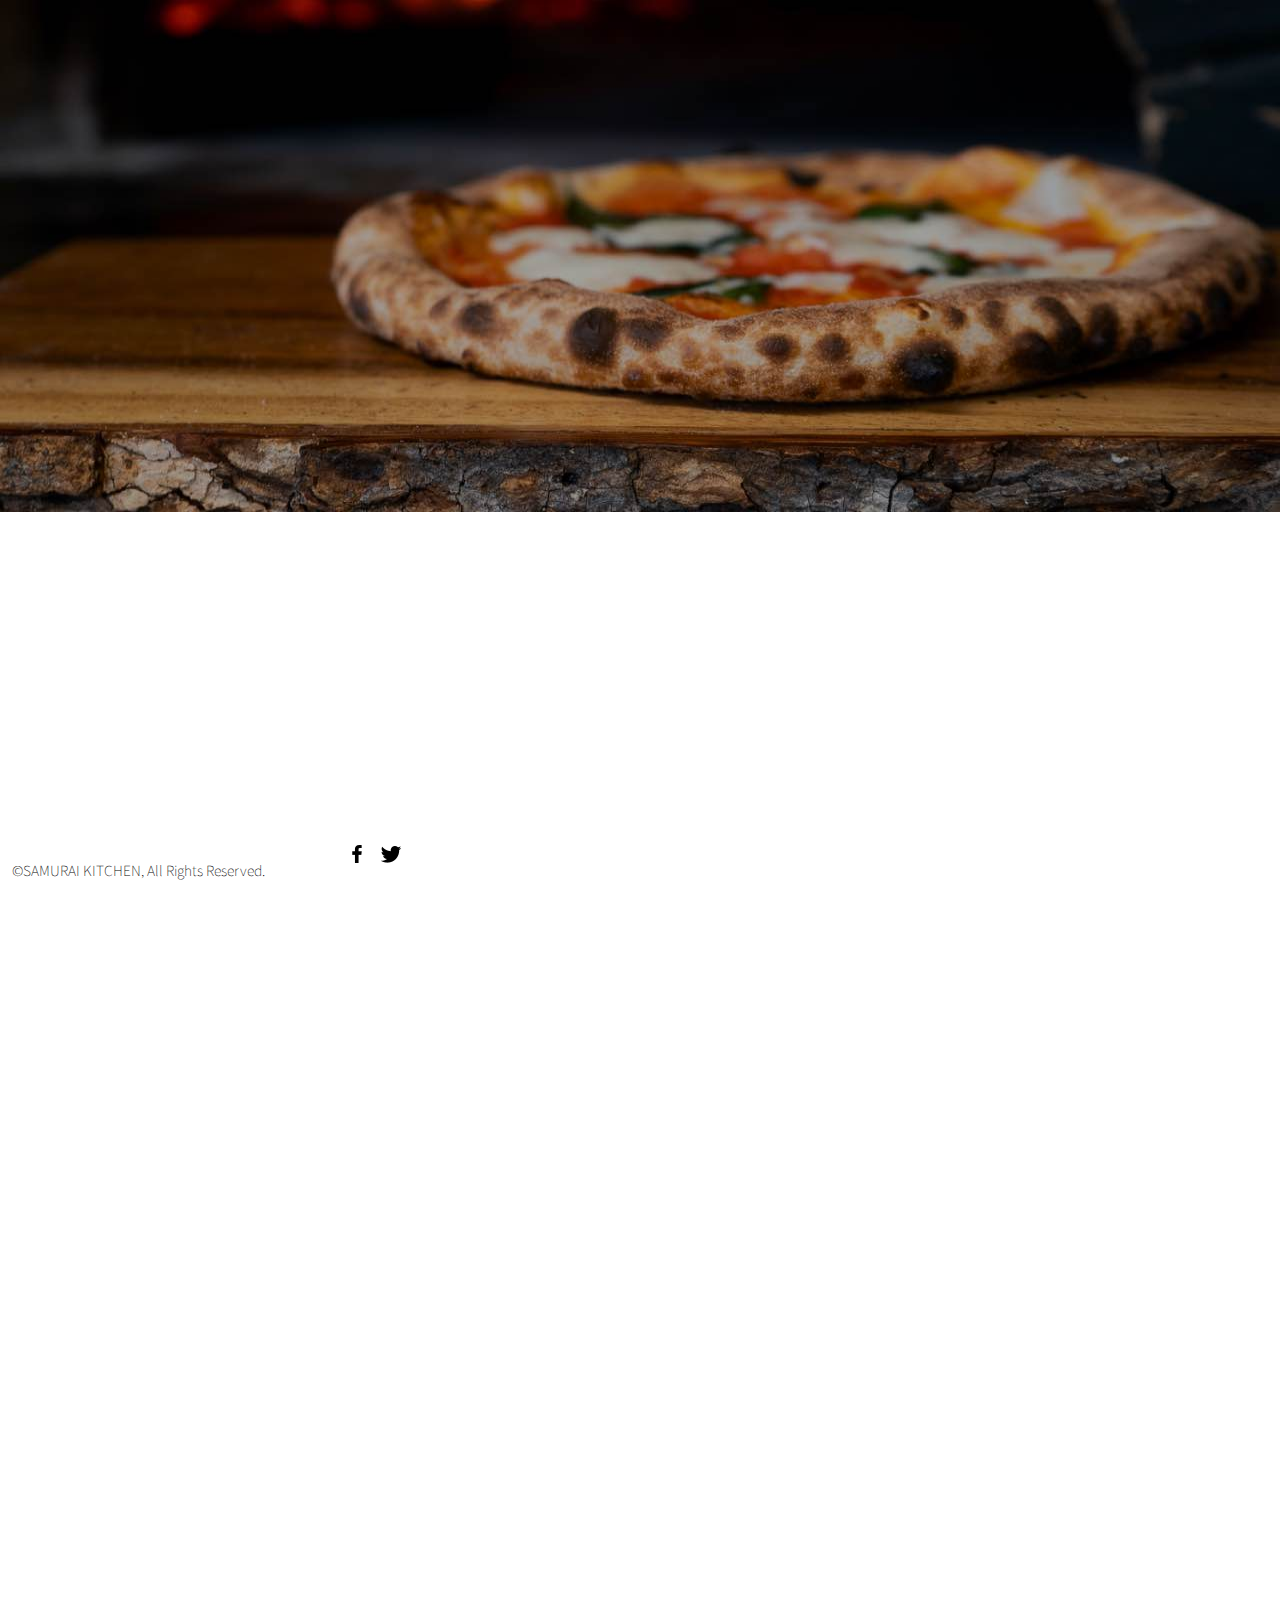
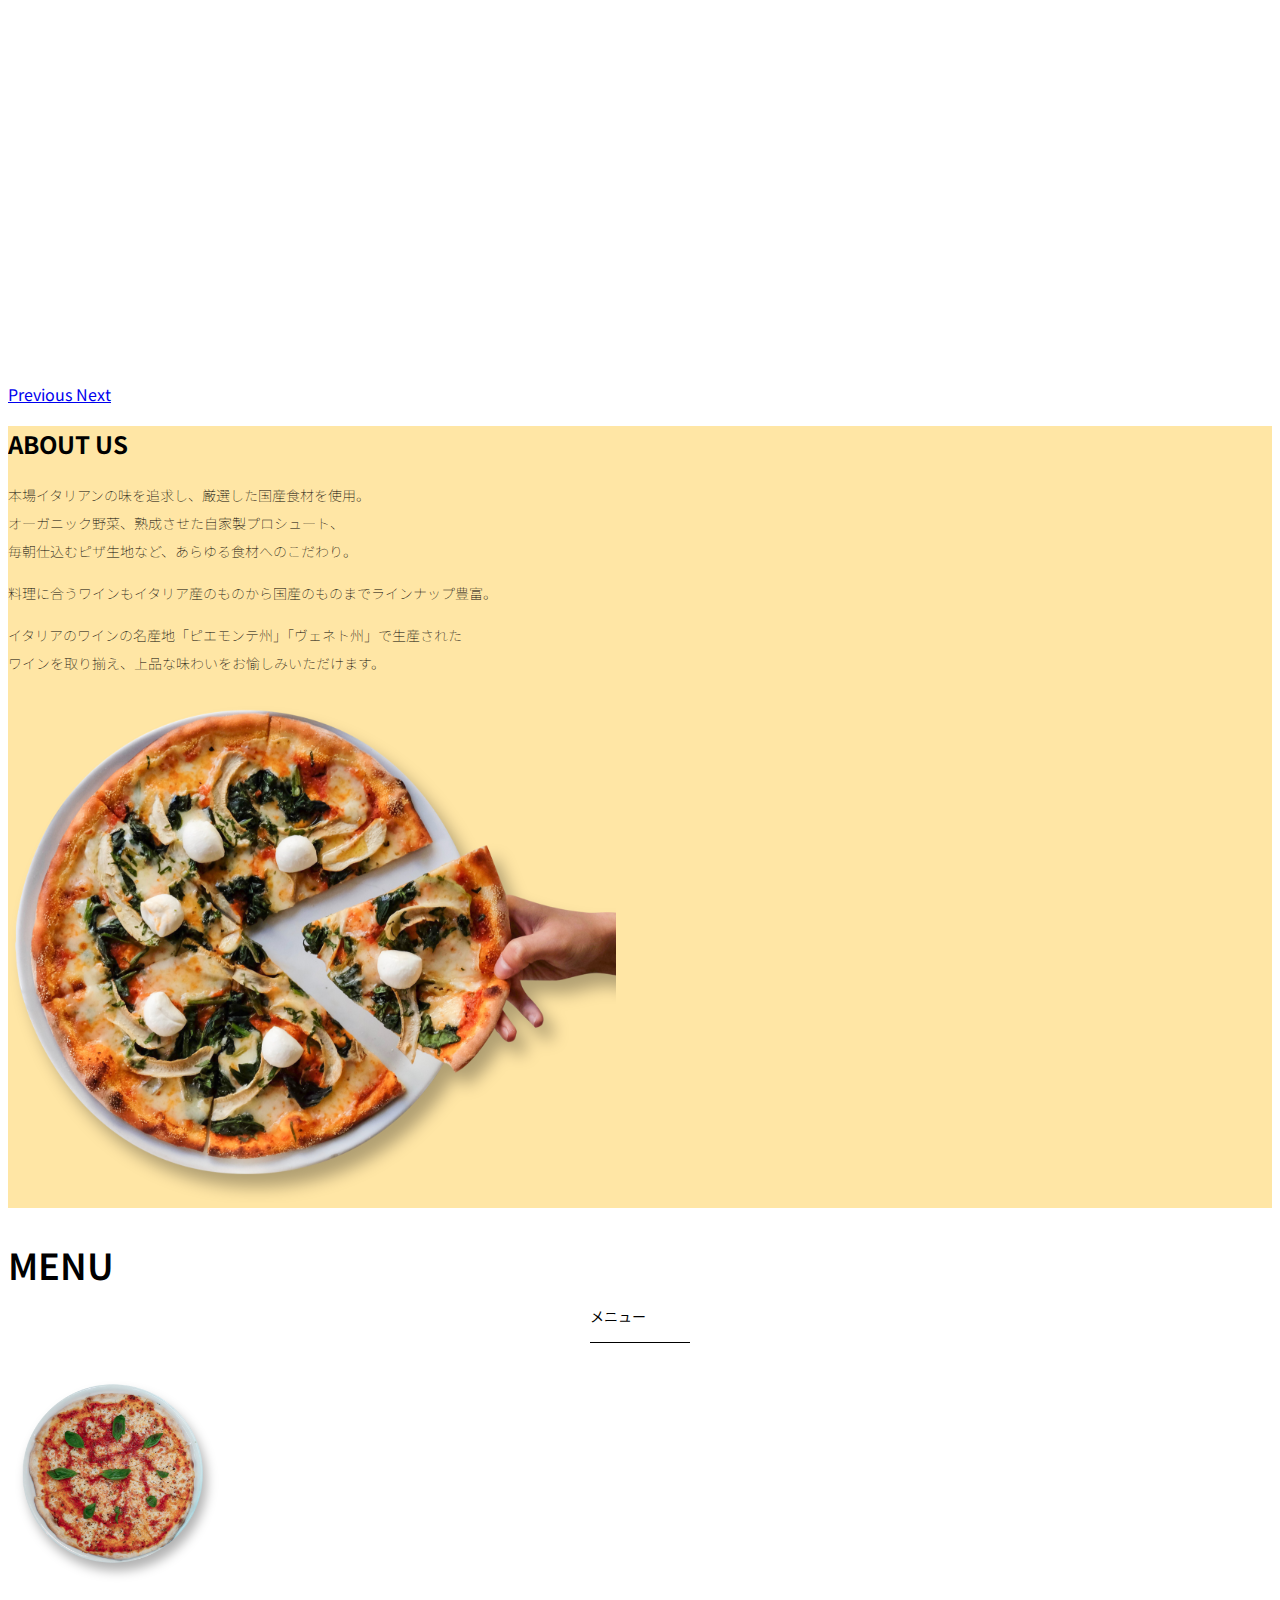
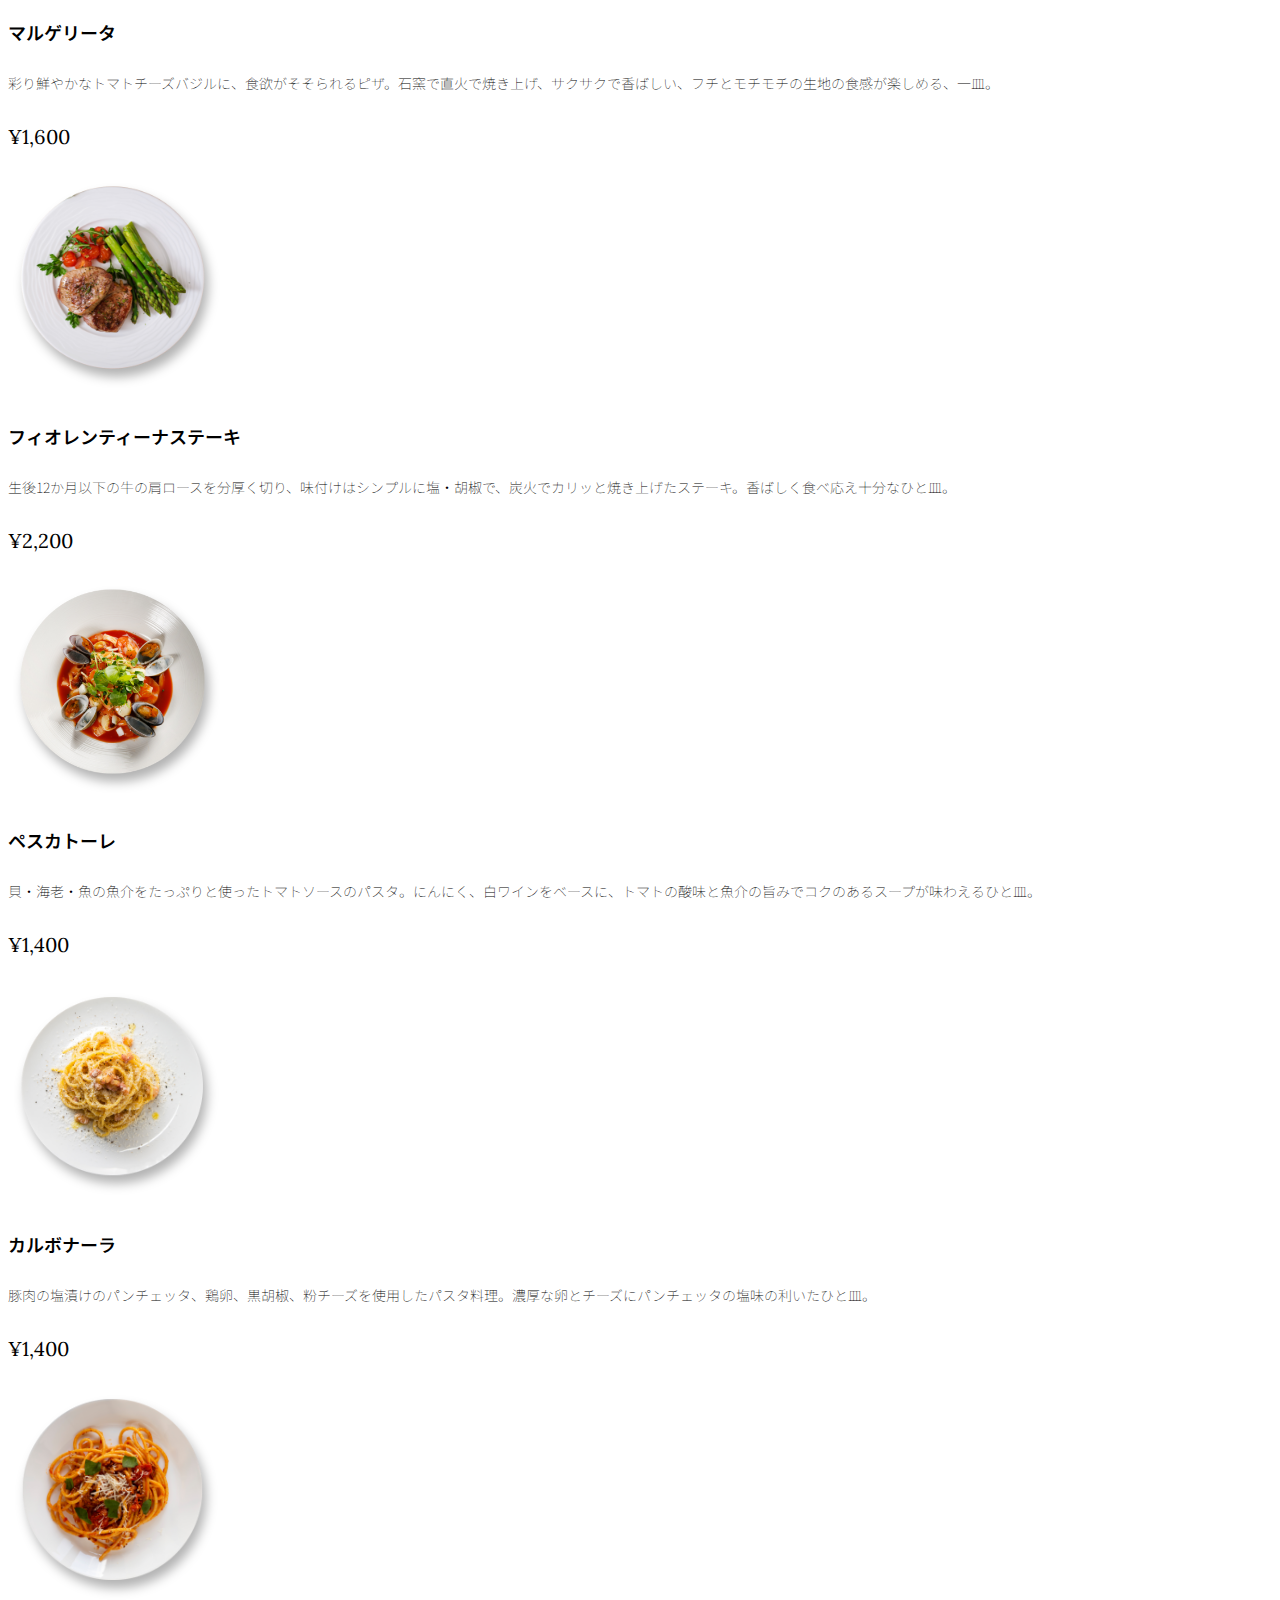
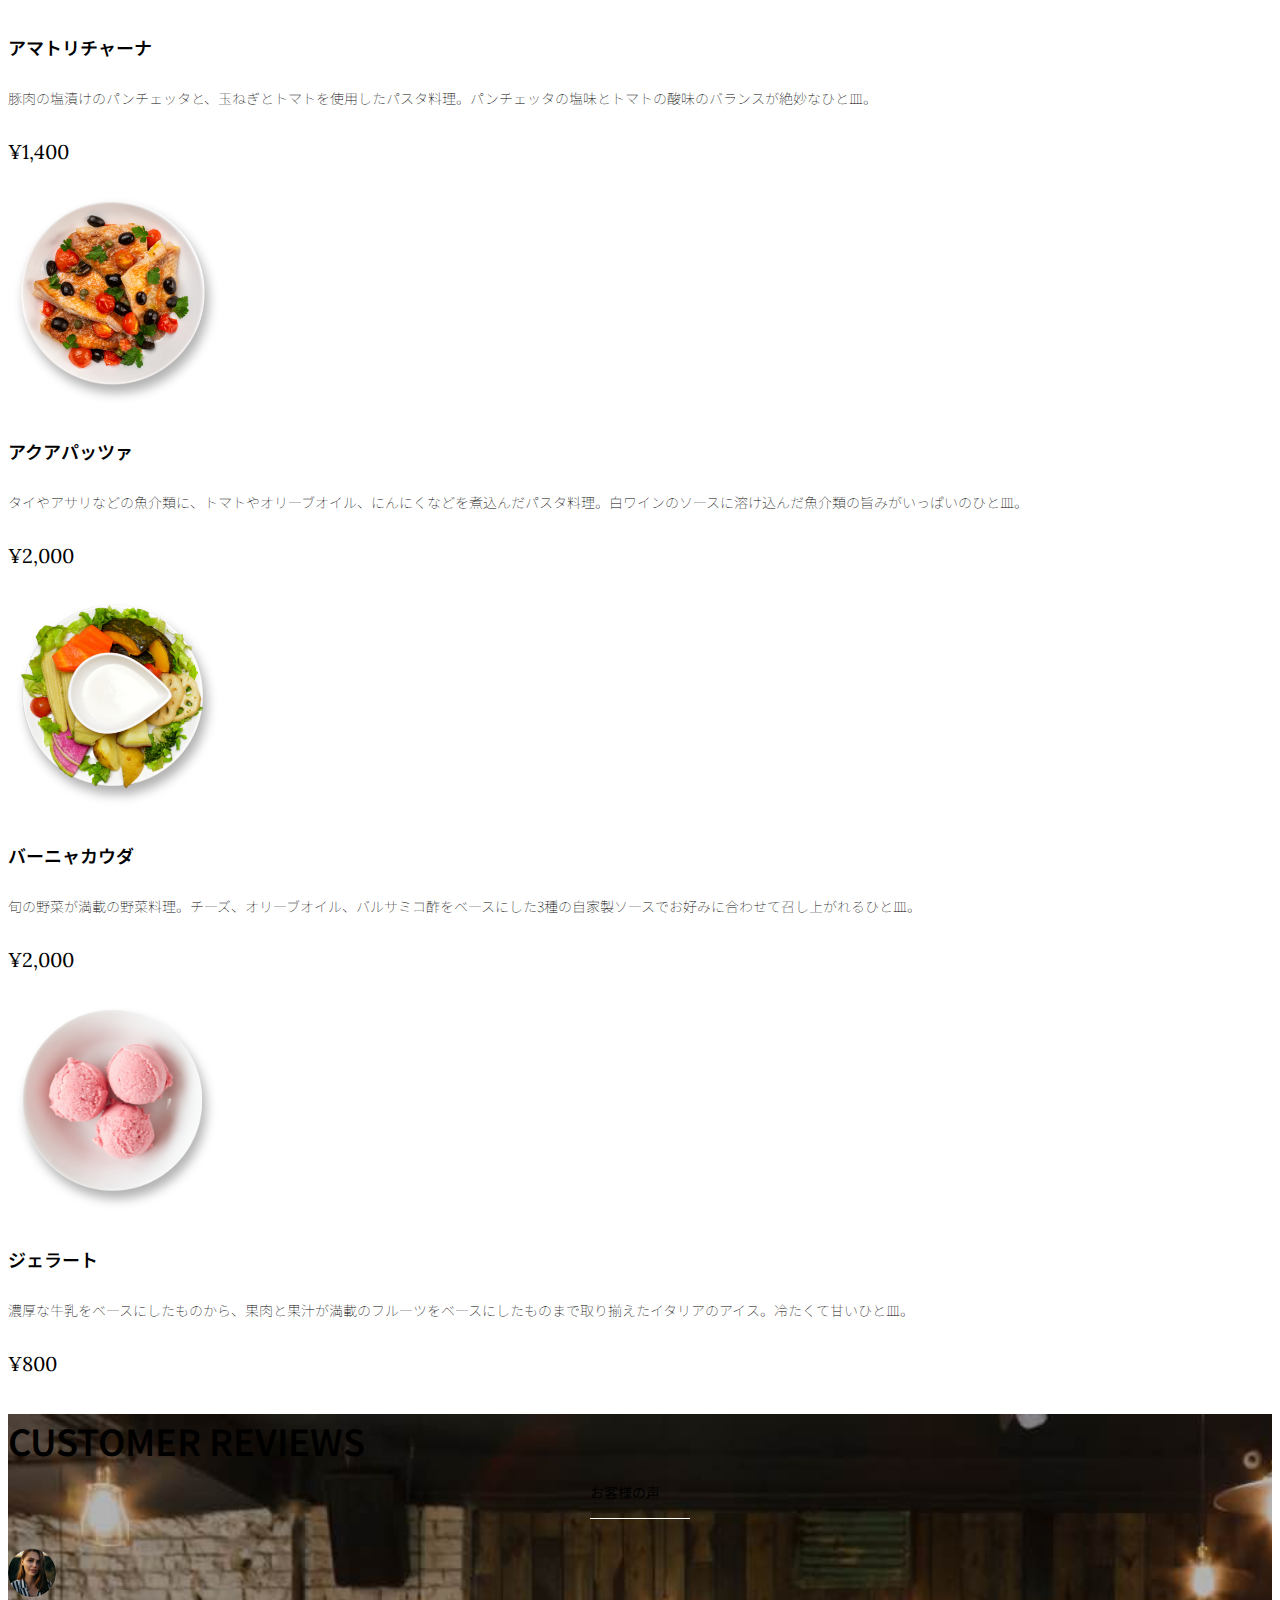
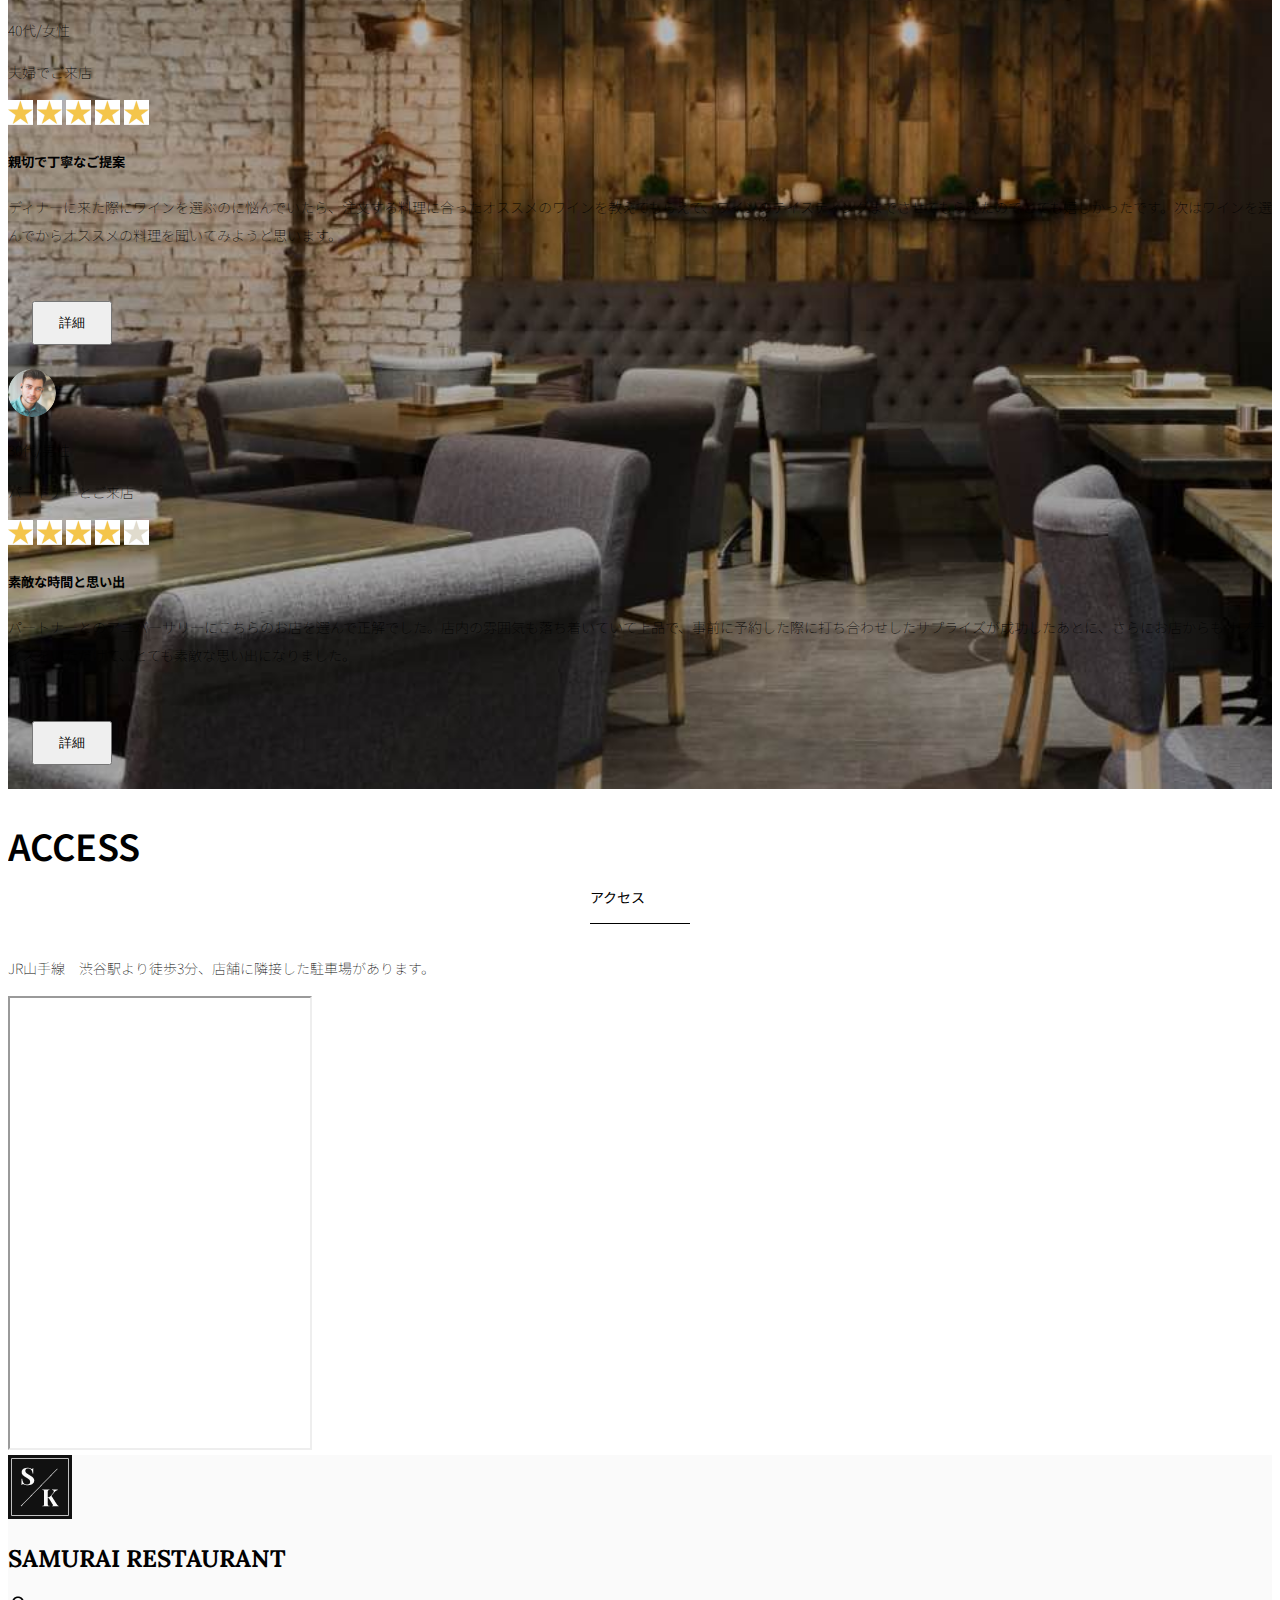
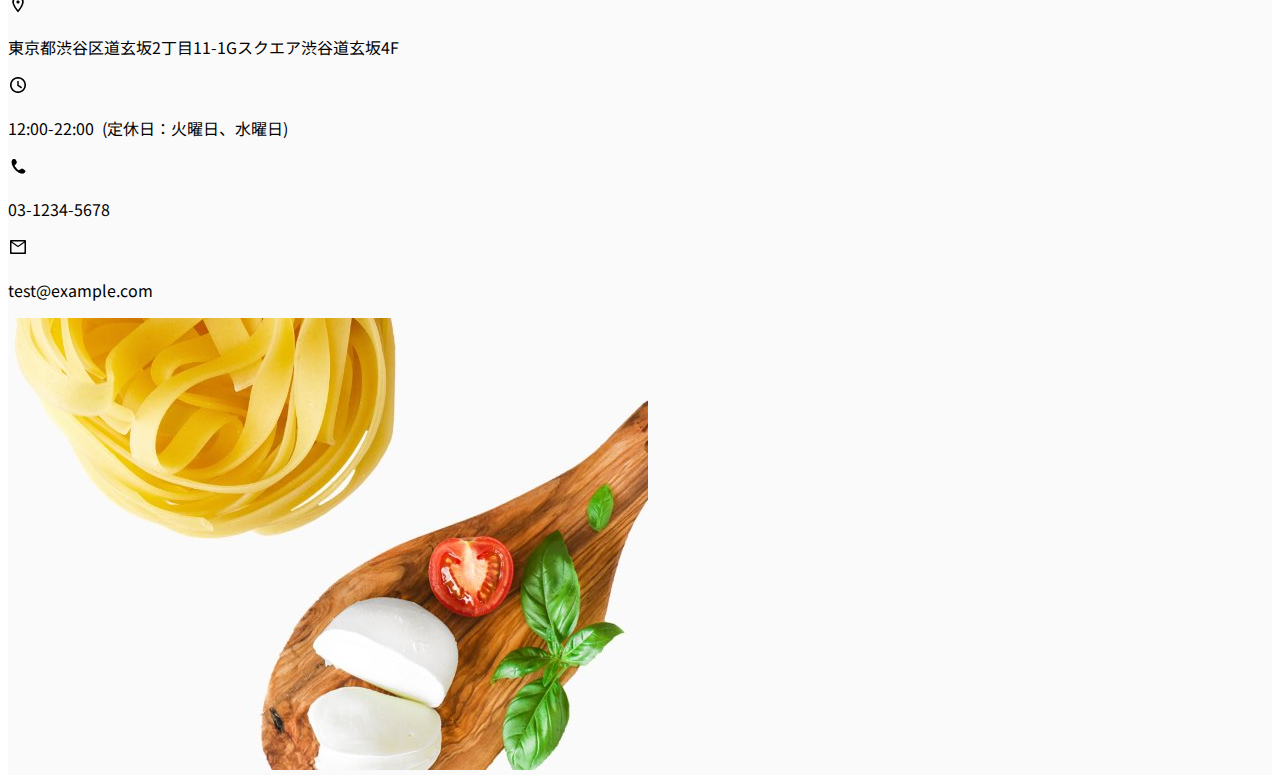
<file: kadai_tutorial_output/index.html>
<!DOCTYPE html>
<html lang="ja">
	<head>
		<meta charset="utf-8" />
		<!-- マルチデバイス対応 -->
		<meta name="viewport" content="width=device-width, initial-scale=1" />
		<meta name="description" content="" />
		<meta name="author" content="SAMURAI ENGINEER" />
		<title>SAMURAI XD_HTML教材</title>
		<!-- ************************************************ bootstrap.min.cssの読み込み -->
		<link
			href="https://cdn.jsdelivr.net/npm/bootstrap@5.0.0-beta1/dist/css/bootstrap.min.css"
			rel="stylesheet"
			integrity="sha384-giJF6kkoqNQ00vy+HMDP7azOuL0xtbfIcaT9wjKHr8RbDVddVHyTfAAsrekwKmP1"
			crossorigin="anonymous"
		/>
		<!-- ************************************************ bootstrap.bundle.min.jsの読み込み -->
		<script
			src="https://cdn.jsdelivr.net/npm/bootstrap@5.0.0-beta1/dist/js/bootstrap.bundle.min.js"
			integrity="sha384-ygbV9kiqUc6oa4msXn9868pTtWMgiQaeYH7/t7LECLbyPA2x65Kgf80OJFdroafW"
			crossorigin="anonymous"
			defer
		></script>

		<!-- ************************************************ Google Font読み込み -->
		<link rel="preconnect" href="https://fonts.gstatic.com" />
		<link
			href="https://fonts.googleapis.com/css2?family=Lora&display=swap"
			rel="stylesheet"
		/>
		<link
			href="https://fonts.googleapis.com/css2?family=Noto+Sans+JP:wght@300&display=swap"
			rel="stylesheet"
		/>
		<!-- ************************************************ Font Awesome -->
		<link
			rel="stylesheet"
			href="https://use.fontawesome.com/releases/v5.1.0/css/all.css"
			integrity="sha384-lKuwvrZot6UHsBSfcMvOkWwlCMgc0TaWr+30HWe3a4ltaBwTZhyTEggF5tJv8tbt"
			crossorigin="anonymous"
		/>
		<!-- ************************************************今回作成する styles.cssの読み込み -->
		<link href="stylesheet/style.css" rel="stylesheet" />
		<!-- ************************************************  -->
	</head>

	<body>
		<main>
			<!-- ************************************************ ナビゲーションバー開始 -->
			<nav class="navbar navbar-expand-lg">
				<div class="container">
					<a class="navbar-brand my_navbar_brand">
						<img
							class="img-fluid navbar_brand_logo"
							src="img/site_logo.png"
							alt="サイトアイコン"
						/><span>SAMURAI KITCHEN</span>
					</a>
					<div
						class="navbar-toggler hamburger_menu"
						data-bs-toggle="collapse"
						data-bs-target="#navbarNav"
						aria-controls="navbarNav"
						aria-expanded="false"
						aria-label="Toggle navigation"
					>
						<input type="checkbox" id="hamburger_btn_check" />
						<label for="hamburger_btn_check" class="hamburger_btn">
							<img
								class="btn_open"
								src="img/button_open.png"
								alt="ナビゲーションバーのボタン"
							/>
							<img
								class="btn_close"
								src="img/button_close.png"
								alt="ナビゲーションバーのボタン"
							/>
						</label>
					</div>
					<div
						class="collapse navbar-collapse justify-content-end"
						id="navbarNav"
					>
						<ul class="navbar-nav">
							<li class="nav-item px-2">
								<a
									class="nav-link my_nav_link my-2"
									aria-current="page"
									href="#"
									>HOME</a
								>
							</li>
							<li class="nav-item px-2">
								<a class="nav-link my_nav_link my-2" href="#about">ABOUT US</a>
							</li>
							<li class="nav-item px-2">
								<a class="nav-link my_nav_link my-2" href="#gallery">GALLERY</a>
							</li>
							<li class="nav-item px-2">
								<a class="nav-link my_nav_link my-2" href="#menu">MENU</a>
							</li>
							<li class="nav-item px-2">
								<a class="nav-link my_nav_link my-2" href="#review"
									>CUSTOMER REVIEWS</a
								>
							</li>
							<li class="nav-item px-2">
								<a class="nav-link my_nav_link my-2" href="#access">ACCESS</a>
							</li>
						</ul>
					</div>
				</div>
			</nav>
			<!-- ************************************************ ナビゲーションバー終了 -->
			<!-- ************************************************ カルーセル開始 -->
			<!-- idのmyCarouselはインジケーター部分のdata-bs-targetと紐付く必要がある。mb-5で下方向に余白追加。 -->
			<div id="myCarousel" class="carousel slide mb-5" data-bs-ride="carousel">
				<!-- インジケーター部分 -->
				<ol class="carousel-indicators">
					<!-- この箇所と前述のidは紐付いている。data-bs-slide-toの番号がカルーセルの順番。 -->
					<li
						data-bs-target="#myCarousel"
						data-bs-slide-to="0"
						class="active"
					></li>
					<li data-bs-target="#myCarousel" data-bs-slide-to="1"></li>
					<li data-bs-target="#myCarousel" data-bs-slide-to="2"></li>
				</ol>

				<!-- carousel-inner：カルーセルのキャプションと背景画像の部分。現在は1枚目だけ表示。 -->
				<div class="carousel-inner">
					<div class="carousel-item active">
						<img src="img/slider-1.jpg" alt="SAMURAI KITCHEN-1" />
						<div class="carousel-caption">
							<h1 class="my_carousel_caption">
								Welcome to<br />
								SAMURAI KITCHEN
							</h1>
						</div>
					</div>
					<!-- カルーセル2枚目 -->
					<div class="carousel-item">
						<img src="img/slider-2.jpg" alt="サンプル画像" />
						<div class="carousel-caption">
							<h1 class="my_carousel_caption">
								The fabulous combination of&nbsp;wine&nbsp;and&nbsp;food
							</h1>
						</div>
					</div>
					<!-- カルーセル３枚目 -->
					<div class="carousel-item">
						<img src="img/slider-3.jpg" alt="サンプル画像" />
						<div class="carousel-caption">
							<h1 class="my_carousel_caption">
								Get the Italian taste<br />
								at the SAMURAI&nbsp;KITCHEN
							</h1>
						</div>
					</div>
				</div>

				<!-- コントロールボタン 左側 -->
				<a
					class="carousel-control-prev"
					href="#myCarousel"
					role="button"
					data-bs-slide="prev"
				>
					<span class="carousel-control-prev-icon" aria-hidden="true"></span>
					<span class="visually-hidden">Previous</span>
				</a>

				<!-- コントロールボタン 右側 -->
				<a
					class="carousel-control-next"
					href="#myCarousel"
					role="button"
					data-bs-slide="next"
				>
					<span class="carousel-control-next-icon" aria-hidden="true"></span>
					<span class="visually-hidden">Next</span>
				</a>
			</div>
			<!-- ************************************************ カルーセル終了 -->

			<!-- ************************************************ アバウトセクション開始 -->
			<!-- <section id="about"> -->
			<section class="about_us_bg" id="about">
				<!--コンテンツの中央揃え。上下方向にパディング（サイズ5）。下方向にマージン（サイズ5）。 -->
				<div class="container py-5 mb-5">
					<!-- rowクラス（行） -->
					<div class="row">
						<!-- 左側カラム（6/12分割） -->
						<div class="col-lg-6 text-left">
							<!-- 上下方向にパディング（サイズ5） -->
							<div class="py-5">
								<!-- 下方向にマージン（サイズ5） -->
								<h2 class="mb-5">ABOUT US</h2>
								<!-- 下方向にマージン（サイズ2） -->
								<p class="mb-2">
									本場イタリアンの味を追求し、厳選した国産食材を使用。<br />
									オーガニック野菜、熟成させた自家製プロシュート、<br />
									毎朝仕込むピザ生地など、あらゆる食材へのこだわり。<br />
								</p>

								<!-- 下方向にマージン（サイズ2） -->
								<p class="mb-2">
									料理に合うワインもイタリア産のものから国産のものまでラインナップ豊富。<br />
								</p>

								<!-- 下方向にマージン（サイズ2） -->
								<p class="mb-2">
									イタリアのワインの名産地「ピエモンテ州」「ヴェネト州」で生産された<br />
									ワインを取り揃え、上品な味わいをお愉しみいただけます。<br />
								</p>
							</div>
						</div>

						<!-- 右側カラム（6/12分割） -->
						<div class="col-lg-6">
							<!-- 画像を配置 -->
							<img src="img/img-about-us.png" class="img-fluid" alt="pizza" />
						</div>
					</div>
				</div>
			</section>
			<!-- ************************************************ アバウトセクション終了 -->

			<!-- ************************************************ ギャラリーセクション開始 -->
			<section id="gallery"></section>
			<!-- ************************************************ ギャラリーセクション終了 -->

			<!-- ************************************************ メニューセクション -->
			<section id="menu">
				<!-- タイトル文字部分のコンテナ -->
				<div class="container">
					<div class="row">
						<div class="col-lg-12">
							<!-- タイトル文字 -->
							<!-- <h2 class="section_title menu">MENU</h2> -->
							<!-- タイトル中央揃え、マージンを下方向へ5　-->
							<h2 class="section_title menu text-center mb-5">MENU</h2>
						</div>
					</div>
				</div>

				<!-- メニュー部分のコンテナ -->
				<!-- <div class="container"> -->
				<!-- 下方向にマージン5 -->
				<div class="container mb-5">
					<div class="row">
						<!-- 左側メニュー -->
						<div class="col-12 col-lg-6">
							<!-- カラム間のパディングをなくす。下方向にマージン4 -->
							<div class="row g-0 mb-4">
								<!-- 画像中央揃え -->
								<div class="col-12 col-lg-5 text-center">
									<!-- 左側メニュー画像部分 -->
									<!-- 画像がカラムをはみ出ないようにする -->
									<img
										src="img/margherita.png"
										class="img-fluid"
										alt="マルゲリータ"
									/>
								</div>
								<div class="col-12 col-lg-7 p-4">
									<!-- <h4>マルゲリータ</h4> -->
									<!-- 下方向のマージン0 文字を小さくするmenu_title独自クラスを追加 -->
									<h4 class="mb-0 menu_title">マルゲリータ</h4>
									<!-- <p>彩り鮮やかなトマトチーズバジルに、食欲がそそられるピザ。石窯で直火で焼き上げ、サクサクで香ばしい、フチとモチモチの生地の食感が楽しめる、一皿。</p> -->
									<p class="my-auto">
										彩り鮮やかなトマトチーズバジルに、食欲がそそられるピザ。石窯で直火で焼き上げ、サクサクで香ばしい、フチとモチモチの生地の食感が楽しめる、一皿。
									</p>
									<!-- <p>¥1,600</p> -->
									<p class="menu_price">¥1,600</p>
								</div>
							</div>
						</div>
						<!-- フィオレンティーナステーキ ーーーーーーーーーーーーーーーー-->
						<!-- 右側部分メニュー。上記と同じ内容なのでコメント省略 -->
						<div class="col-12 col-lg-6">
							<!-- <div class="row"> -->
							<div class="row g-0 mb-4">
								<!-- <div class="col-lg-5 text-center"> -->
								<div class="col-12 col-lg-5 text-center">
									<img
										src="img/steak.png"
										class="img-fluid"
										alt="フィオレンティーナステーキ"
									/>
								</div>
								<!-- <div class="col-lg-7 p-4"> -->
								<div class="col-12 col-lg-7 p-4">
									<h4 class="mb-0 menu_title">フィオレンティーナステーキ</h4>
									<p class="my-auto">
										生後12か月以下の牛の肩ロースを分厚く切り、味付けはシンプルに塩・胡椒で、炭火でカリッと焼き上げたステーキ。香ばしく食べ応え十分なひと皿。
									</p>
									<p class="menu_price">¥2,200</p>
								</div>
							</div>
						</div>
						<!-- 以降、メニューの数だけ同じコード繰り返し記載 -->
						<!-- ペスカトーレ ーーーーーーーーーーーーー-->
						<div class="col-12 col-lg-6">
							<!-- <div class="row"> -->
							<div class="row g-0 mb-4">
								<!-- <div class="col-lg-5 text-center"> -->
								<div class="col-12 col-lg-5 text-center">
									<img
										src="img/pescatore.png"
										class="img-fluid"
										alt="ペスカトーレ"
									/>
								</div>
								<!-- <div class="col-lg-7 p-4"> -->
								<div class="col-12 col-lg-7 p-4">
									<h4 class="mb-0 menu_title">ペスカトーレ</h4>
									<p class="my-auto">
										貝・海老・魚の魚介をたっぷりと使ったトマトソースのパスタ。にんにく、白ワインをベースに、トマトの酸味と魚介の旨みでコクのあるスープが味わえるひと皿。
									</p>
									<p class="menu_price">¥1,400</p>
								</div>
							</div>
						</div>
						<!-- カルボナーラ ーーーーーーーーーーーー-->
						<!-- <div class="col-lg-6"> -->
						<div class="col-12 col-lg-6">
							<!-- <div class="row"> -->
							<div class="row g-0 mb-4">
								<!-- <div class="col-lg-5"> -->
								<!-- <div class="col-lg-5 text-center"> -->
								<div class="col-12 col-lg-5 text-center">
									<img
										src="img/carbonara.png"
										class="img-fluid"
										alt="カルボナーラ"
									/>
								</div>
								<!-- <div class="col-lg-7 p-4"> -->
								<div class="col-12 col-lg-7 p-4">
									<h4 class="mb-0 menu_title">カルボナーラ</h4>
									<p class="my-auto">
										豚肉の塩漬けのパンチェッタ、鶏卵、黒胡椒、粉チーズを使用したパスタ料理。濃厚な卵とチーズにパンチェッタの塩味の利いたひと皿。
									</p>
									<p class="menu_price">¥1,400</p>
								</div>
							</div>
						</div>
						<!-- アマトリチャーナ ーーーーーーーーーーーーー-->
						<!-- <div class="col-lg-6"> -->
						<div class="col-12 col-lg-6">
							<!-- <div class="row"> -->
							<div class="row g-0 mb-4">
								<!-- <div class="col-lg-5 text-center"> -->
								<div class="col-12 col-lg-5 text-center">
									<img
										src="img/amatriciana.png"
										class="img-fluid"
										alt="アマトリチャーナ"
									/>
								</div>
								<!-- <div class="col-lg-7 p-4"> -->
								<div class="col-12 col-lg-7 p-4">
									<h4 class="mb-0 menu_title">アマトリチャーナ</h4>
									<p class="my-auto">
										豚肉の塩漬けのパンチェッタと、玉ねぎとトマトを使用したパスタ料理。パンチェッタの塩味とトマトの酸味のバランスが絶妙なひと皿。
									</p>
									<p class="menu_price">¥1,400</p>
								</div>
							</div>
						</div>
						<!-- アクアパッツァ ーーーーーーーーーーー-->
						<!-- <div class="col-lg-6"> -->
						<div class="col-12 col-lg-6">
							<!-- <div class="row"> -->
							<div class="row g-0 mb-4">
								<!-- <div class="col-lg-5"> -->
								<!-- <div class="col-lg-5 text-center"> -->
								<div class="col-12 col-lg-5 text-center">
									<img
										src="img/acqua-pazza.png"
										class="img-fluid"
										alt="アクアパッツァ"
									/>
								</div>
								<!-- <div class="col-lg-7 p-4"> -->
								<div class="col-12 col-lg-7 p-4">
									<h4 class="mb-0 menu_title">アクアパッツァ</h4>
									<p class="my-auto">
										タイやアサリなどの魚介類に、トマトやオリーブオイル、にんにくなどを煮込んだパスタ料理。白ワインのソースに溶け込んだ魚介類の旨みがいっぱいのひと皿。
									</p>
									<p class="menu_price">¥2,000</p>
								</div>
							</div>
						</div>
						<!-- バーニャカウダ ーーーーーーーーーーー-->
						<!-- <div class="col-lg-6"> -->
						<div class="col-12 col-lg-6">
							<!-- <div class="row"> -->
							<div class="row g-0 mb-4">
								<!-- <div class="col-lg-5 text-center"> -->
								<div class="col-12 col-lg-5 text-center">
									<img
										src="img/bagna-cauda.png"
										class="img-fluid"
										alt="バーニャカウダ"
									/>
								</div>
								<!-- <div class="col-lg-7 p-4"> -->
								<div class="col-12 col-lg-7 p-4">
									<h4 class="mb-0 menu_title">バーニャカウダ</h4>
									<p class="my-auto">
										旬の野菜が満載の野菜料理。チーズ、オリーブオイル、バルサミコ酢をベースにした3種の自家製ソースでお好みに合わせて召し上がれるひと皿。
									</p>
									<p class="menu_price">¥2,000</p>
								</div>
							</div>
						</div>
						<!-- ジェラート ーーーーーーーーーー-->
						<!-- <div class="col-lg-6"> -->
						<div class="col-12 col-lg-6">
							<!-- <div class="row"> -->
							<div class="row g-0 mb-4">
								<!-- <div class="col-lg-5 text-center"> -->
								<div class="col-12 col-lg-5 text-center">
									<img
										src="img/gelato.png"
										class="img-fluid"
										alt="ジェラート"
									/>
								</div>
								<!-- <div class="col-lg-7 p-4"> -->
								<div class="col-12 col-lg-7 p-4">
									<h4 class="mb-0 menu_title">ジェラート</h4>
									<p class="my-auto">
										濃厚な牛乳をベースにしたものから、果肉と果汁が満載のフルーツをベースにしたものまで取り揃えたイタリアのアイス。冷たくて甘いひと皿。
									</p>
									<p class="menu_price">¥800</p>
								</div>
							</div>
						</div>
						<!-- 以下の閉じタグ3つは必要 -->
					</div>
				</div>
			</section>
			<!-- ************************************************ メニューセクション終了 -->

			<!-- ************************************************ レビューセクション開始 -->
			<section id="review">
				<!-- review_wrapper で背景画像を設定します -->
				<div class="review_wrapper">
					<!-- container部分 -->
					<div class="container py-5 mb-5">
						<!-- 中央揃えでタイトルを表示 -->
						<div class="text-center mb-5">
							<h2 class="section_title review text-center text-white">
								CUSTOMER REVIEWS
							</h2>
						</div>
						<!-- row部分：左右のカラムを中央揃え -->
						<div class="row pb-5 justify-content-center">
							<!-- 左側カラム -->
              <div class="col-12 col-lg-5 mt-3">
								<!-- 背景を白色に設定 -->
								<!-- <div class="bg-white"> -->
                <div class="bg-white h_420">
									<!-- 内側にパディング4 -->
									<div class="p-4">
										<!-- 顔写真と年齢などのテキストはd-flexで横並びにする　中央揃え -->
										<div class="d-flex align-items-center">
											<!-- お客様の画像を配置 -->
                      <img src="img/customer-woman.png" class="reviewer_img" alt="サンプル画像">
											<div>
												<!-- お客様情報のテキスト -->
												<p class="my-0">40代/女性</p>
												<p class="my-0">夫婦でご来店</p>
											</div>
										</div>
										<div class="my-3">
											<!-- 星の画像を表示 -->
                      <img src="img/star-point.png" class="star_img" alt="star">
                      <img src="img/star-point.png" class="star_img" alt="star">
                      <img src="img/star-point.png" class="star_img" alt="star">
                      <img src="img/star-point.png" class="star_img" alt="star">
                      <img src="img/star-point.png" class="star_img" alt="star">
										</div>
										<!-- レビュータイトル -->
										<h5>親切で丁寧なご提案</h5>
										<!-- レビュー内容 -->
										<p>
											ディナーに来た際にワインを選ぶのに悩んでいたら、注文する料理に合ったオススメのワインを教えてもらえて、ワインのテイスティングまでさせてもらえたのでとても嬉しかったです。次はワインを選んでからオススメの料理を聞いてみようと思います。
										</p>

										<!-- 黄色のボタンを配置 -->
										<!-- <button type="button" class="btn btn-warning">詳細</button> -->
                    <button type="button" class="btn btn-warning shadow fix_bottom">詳細
									</div>
								</div>
							</div>

							<!-- 右側カラム：左側カラムと内容が同じなので説明は省略 -->
							<!-- <div class="col-lg-5 mt-3"> -->
              <div class="col-12 col-lg-5 mt-3">
                <div class="bg-white h_420">
									<div class="p-4">
										<div class="d-flex align-items-center">
                      <img src="img/customer-man.png" class="reviewer_img" alt="サンプル画像">
											<div>
												<p class="my-0">30代/男性</p>
												<p class="my-0">パートナーとご来店</p>
											</div>
										</div>
										<div class="my-3">
                      <img src="img/star-point.png" class="star_img" alt="star">
                      <img src="img/star-point.png" class="star_img" alt="star">
                      <img src="img/star-point.png" class="star_img" alt="star">
                      <img src="img/star-point.png" class="star_img" alt="star">
                      <img src="img/star-no-point.png" class="star_img" alt="no-star">
										</div>
										<h5>素敵な時間と思い出</h5>
										<p>
											パートナーとのアニバーサリーにこちらのお店を選んで正解でした。店内の雰囲気も落ち着いていて上品で、事前に予約した際に打ち合わせしたサプライズが成功したあとに、さらにお店からもサプライズをいただけて、とても素敵な思い出になりました。
										</p>
										<!-- <button type="button" class="btn btn-warning">詳細</button> -->
                    <button type="button" class="btn btn-warning shadow fix_bottom">詳細
									</div>
								</div>
							</div>
						</div>
					</div>
				</div>
			</section>
			<!-- ************************************************ レビューセクション終了 -->

			<!-- ************************************************ アクセスセクション開始 -->
			<section id="access">
				<div class="container">
					<div class="row">
						<div class="col-lg-12 text-center mb-5">
							<h2 class="section_title text-center access mb-5">ACCESS</h2>
							<p>
								JR山手線　渋谷駅より徒歩3分、店舗に隣接した駐車場があります。
							</p>
						</div>
					</div>
				</div>
				<div class="container mb-5 px-2">
					<!-- この部分にマップを配置 -->
					<iframe
						src="https://www.google.com/maps/embed?pb=!1m18!1m12!1m3!1d12967.114087343349!2d139.687349334065!3d35.657827993593834!2m3!1f0!2f0!3f0!3m2!1i1024!2i768!4f1.1!3m3!1m2!1s0x6018f5209bb80c49%3A0x7abbc1a9d7d575eb!2z5qCq5byP5Lya56S-5L6N!5e0!3m2!1sja!2sjp!4v1623882550231!5m2!1sja!2sjp"
						class="w-100"
						style="height: 50vh"
						loading="lazy"
					>
					</iframe>
				</div>
			</section>
			<!-- ************************************************ アクセスセクション終了 -->

			<!-- ************************************************ フッター開始 -->
			<footer id="footer">
        <div class="container">
          <div class="row">
            <!-- 2カラムに分けたレイアウトの左側カラム -->
            <!-- <div class="col-lg-6"> -->
            <div class="col-12 col-lg-6 position-relative">
              <!-- 左側カラムのレイアウトをさらに分けるためにrowを使用 -->
              <div class="row pt-5">
                <!-- 画面をさらに2:10に分割 -->
                <!-- ここは2:10の2の部分 -->
                <div class="col-lg-2 text-center my-3">
                  <!-- サイトロゴ -->
                  <!-- <img class="img-fluid" src="img/site_logo.png" alt="サンプル画像"> -->
                  <img class="img-fluid footer_brand_logo" src="img/site_logo.png" alt="サンプル画像">
                </div>
                <!-- ここは2:10の10の部分 -->
                <div class="col-lg-10 align-self-center my-3">
                  <!-- タイトル文字 -->
                  <!-- <h2 class="m-0">SAMURAI RESTAURANT</h2> -->
                  <h2 class="m-0 footer_text">SAMURAI RESTAURANT</h2>
                </div>
              </div>
              <!-- 営業時間などのテキストを追加 -->
              <!-- <div class="py-3"> -->
              <div class="restaurant_info py-3">
                <div class="d-flex mb-3">
                  <img src="img/icon-Marker.png" alt="marker">
                  <p class="p-0 m-0">東京都渋谷区道玄坂2丁目11-1Gスクエア渋谷道玄坂4F</p>
                </div>
                <div class="d-flex mb-3">
                  <img src="img/icon-Clock.png" alt="clock">
                  <p class="p-0 m-0">12:00-22:00&nbsp;&nbsp;(定休日：火曜日、水曜日)</p>
                </div>
                <div class="d-flex mb-3">
                  <img src="img/icon-Phone.png" alt="phone">
                  <p class="p-0 m-0">03-1234-5678</p>
                </div>
                <div class="d-flex mb-3">
                  <img src="img/icon-Mail.png" alt="mail">
                  <p class="p-0 m-0">test@example.com</p>
                </div>
              </div>
              <!-- コピーライトを追加 -->
              <div>
              <div class="copy_right align-items-center">
                <p>
                  ©SAMURAI KITCHEN, All Rights Reserved.
                </p>
                <!-- SNSアイコンを表示 -->
                <!-- <img src="img/icon-facebook.png" alt="facebook"> -->
                <img src="img/icon-facebook.png" class="sns_img" alt="facebook">
                <!-- <img src="img/icon-twitter.png" alt="twitter"> -->
                <img src="img/icon-twitter.png" class="sns_img" alt="twitter">
              </div>
            </div>
            <!-- 2カラムに分けたレイアウトの右側カラム -->
            <!-- <div class="col-lg-6"> -->
            <div class="col-lg-6 d-none d-lg-block">
              <!-- 背景画像を表示 -->
              <img src="img/background-footer.jpg" alt="背景画像">
            </div>
          </div>
        </div>
      </footer>
			<!-- ************************************************ フッター終了 -->
		</main>
	</body>
</html>
</file>
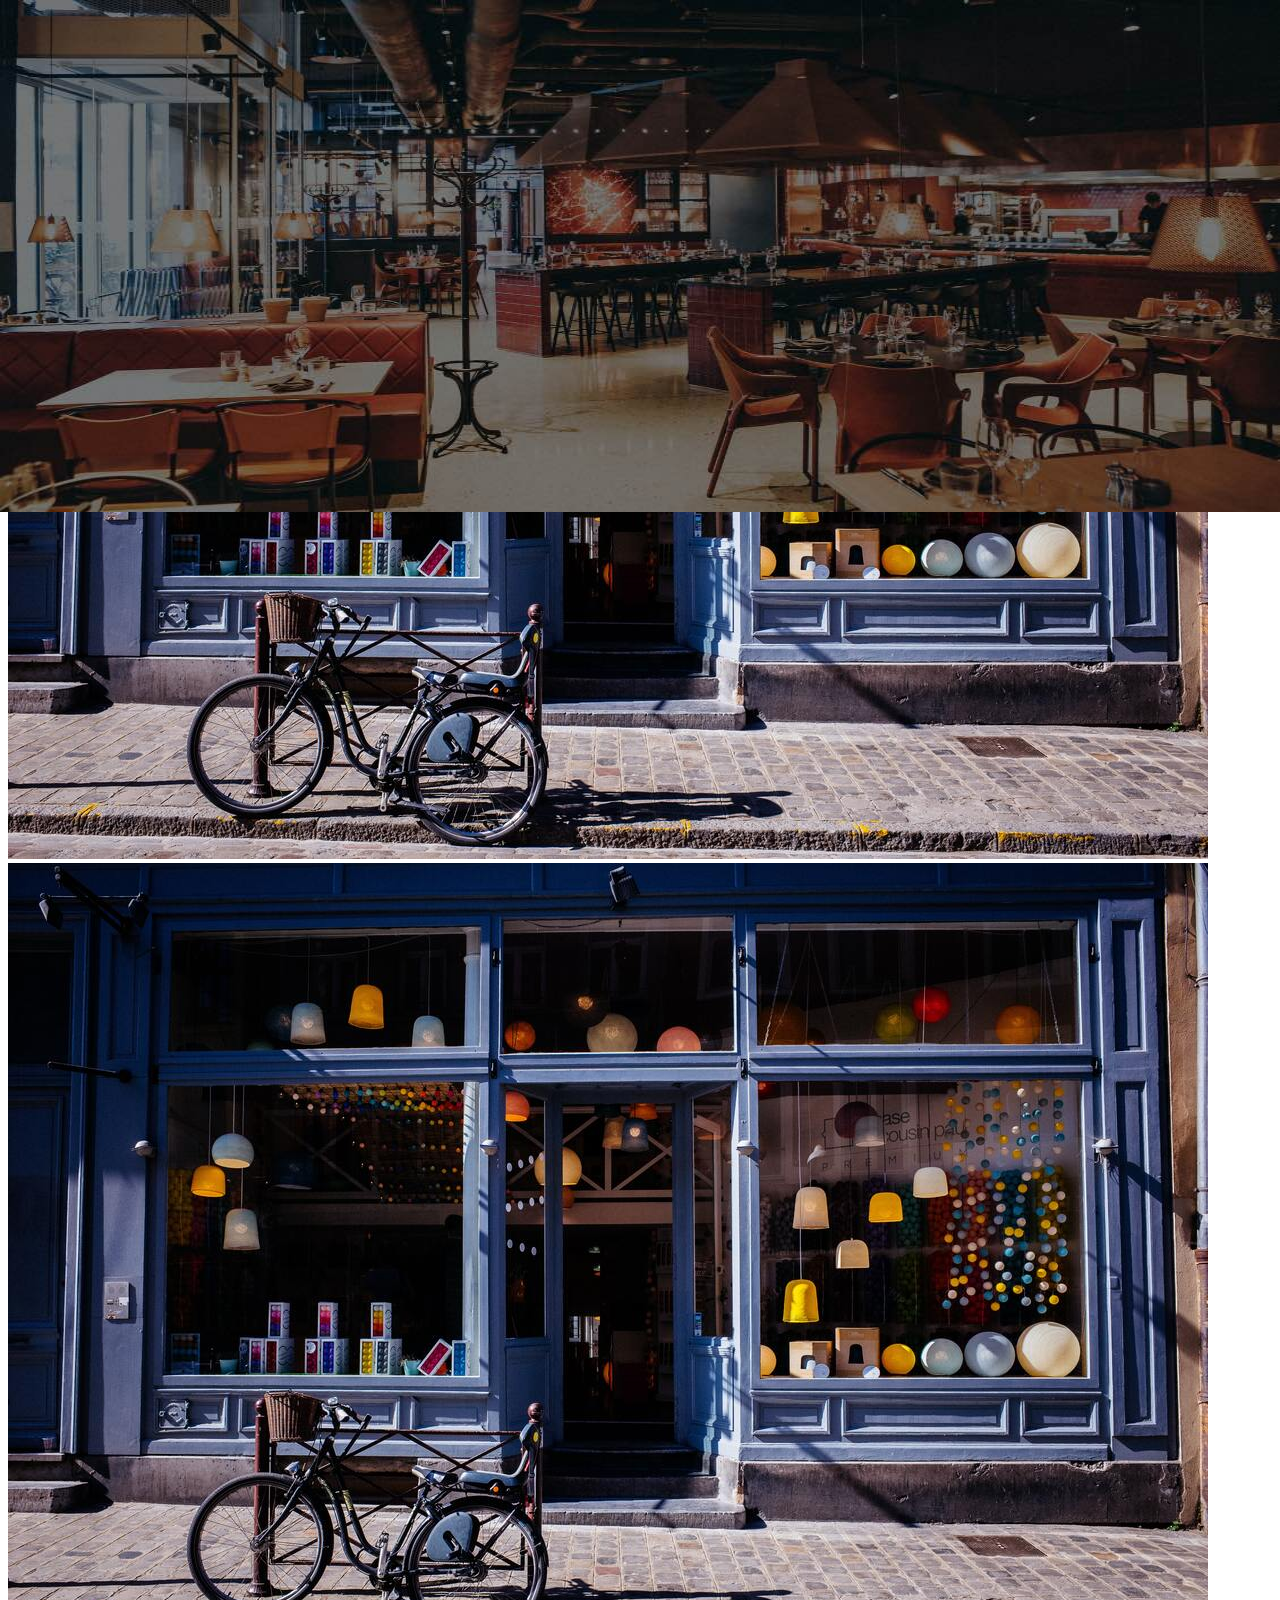
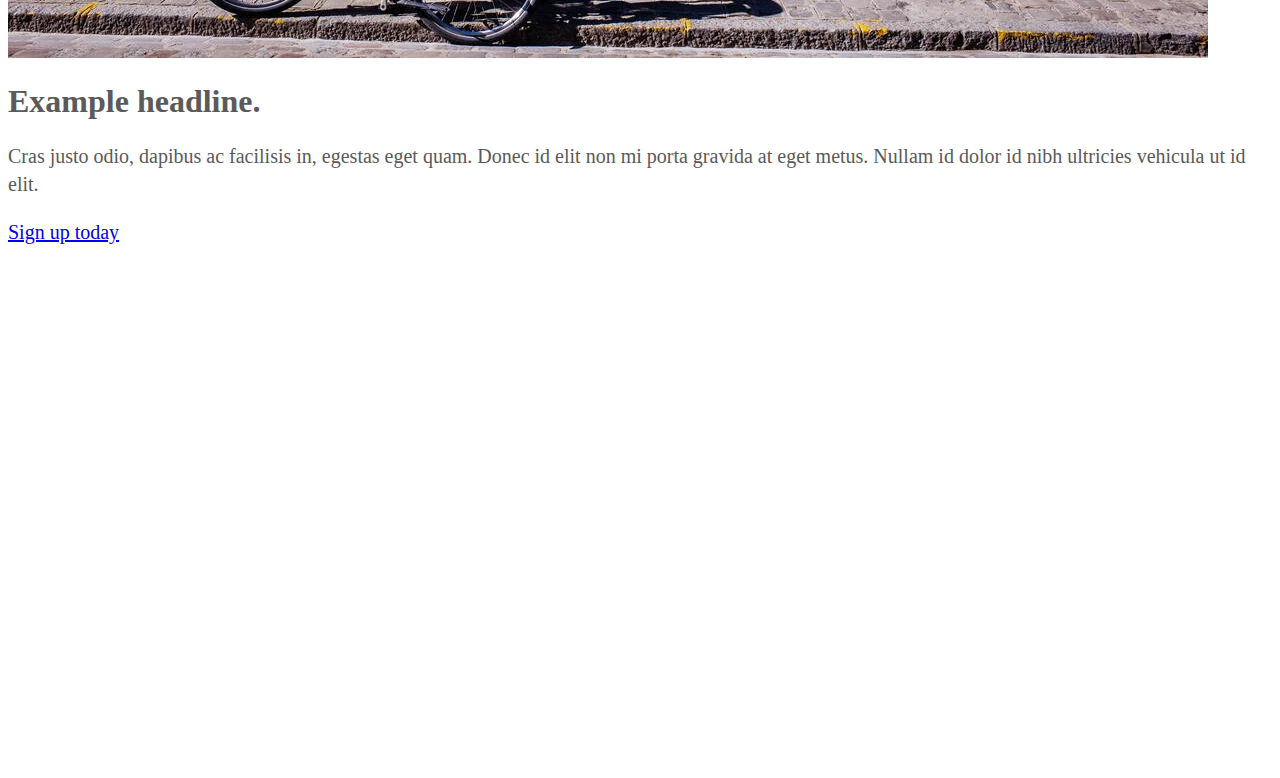
<file: kadai_003/index_for_student.html>
<!DOCTYPE html>
<html lang="en">
	<head>
		<meta charset="utf-8" />
		<meta name="viewport" content="width=device-width, initial-scale=1" />
		<meta name="description" content="" />
		<meta
			name="author"
			content="Mark Otto, Jacob Thornton, and Bootstrap contributors"
		/>
		<meta name="generator" content="Hugo 0.79.0" />
		<title>Carousel Template · Bootstrap v5.0</title>
		<link
			rel="canonical"
			href="https://getbootstrap.com/docs/5.0/examples/carousel/"
		/>
		<!-- ************************************************ bootstrap.min.cssの読み込み -->
		<link
			href="https://cdn.jsdelivr.net/npm/bootstrap@5.0.0-beta1/dist/css/bootstrap.min.css"
			rel="stylesheet"
			integrity="sha384-giJF6kkoqNQ00vy+HMDP7azOuL0xtbfIcaT9wjKHr8RbDVddVHyTfAAsrekwKmP1"
			crossorigin="anonymous"
		/>
		<!-- <link href="dist/css/bootstrap.min.css" rel="stylesheet" /> -->
		<!-- ************************************************ carousel.cssの読み込み -->
		<link href="carousel.css" rel="stylesheet" />
		<!-- ************************************************ bootstrap.bundle.min.jsの読み込み -->
		<script
			src="https://cdn.jsdelivr.net/npm/bootstrap@5.0.0-beta1/dist/js/bootstrap.bundle.min.js"
			integrity="sha384-ygbV9kiqUc6oa4msXn9868pTtWMgiQaeYH7/t7LECLbyPA2x65Kgf80OJFdroafW"
			crossorigin="anonymous"
			defer
		></script>
		<!-- <script src="dist/js/bootstrap.bundle.min.js" defer></script> -->
	</head>
	<body>
		<main>
			<!-- ************************************************ カールセル開始 -->
			<!-- ##<div id="myCarousel" class="carousel slide" data-bs-ride="carousel"> -->
        <div id="carousel-fade" class="carousel slide carousel-fade" data-bs-ride="carousel"></div>
				<!-- #<div id="myCarousel" class="" data-bs-ride=""> -->
				<div class="carousel-inner">
					<!-- #<div class=""> -->
					<div class="carousel-item active">
						<!-- #<div class=""> -->
						<img src="img/top_1.jpg" alt="サンプル画像1" />
						<div class="container">
                        <img src="img/top_2.jpg" alt="サンプル画像2" />
                        <div class="container">
                        <img src="img/top_2.jpg" alt="サンプル画像2" />
                        <div class="container">
							<div class="carousel-caption">
								<!-- <div class=""> -->
								<h1>Example headline.</h1>
								<p>
									Cras justo odio, dapibus ac facilisis in, egestas eget quam.
									Donec id elit non mi porta gravida at eget metus. Nullam id
									dolor id nibh ultricies vehicula ut id elit.
								</p>
								<p>
									<a class="btn btn-lg btn-primary" href="#" role="button"
										>Sign up today</a
									>
								</p>
								<!-- <p><a class="" href="#" role="button">Sign up today</a></p> -->
							</div>
						</div>
					</div>
					<div class="carousel-item active">
				</div>
			</div>
			<!-- ************************************************ カールセル終了 -->
			<!-- <div class="container marketing"> -->
		</main>
	</body>
</html>
</file>
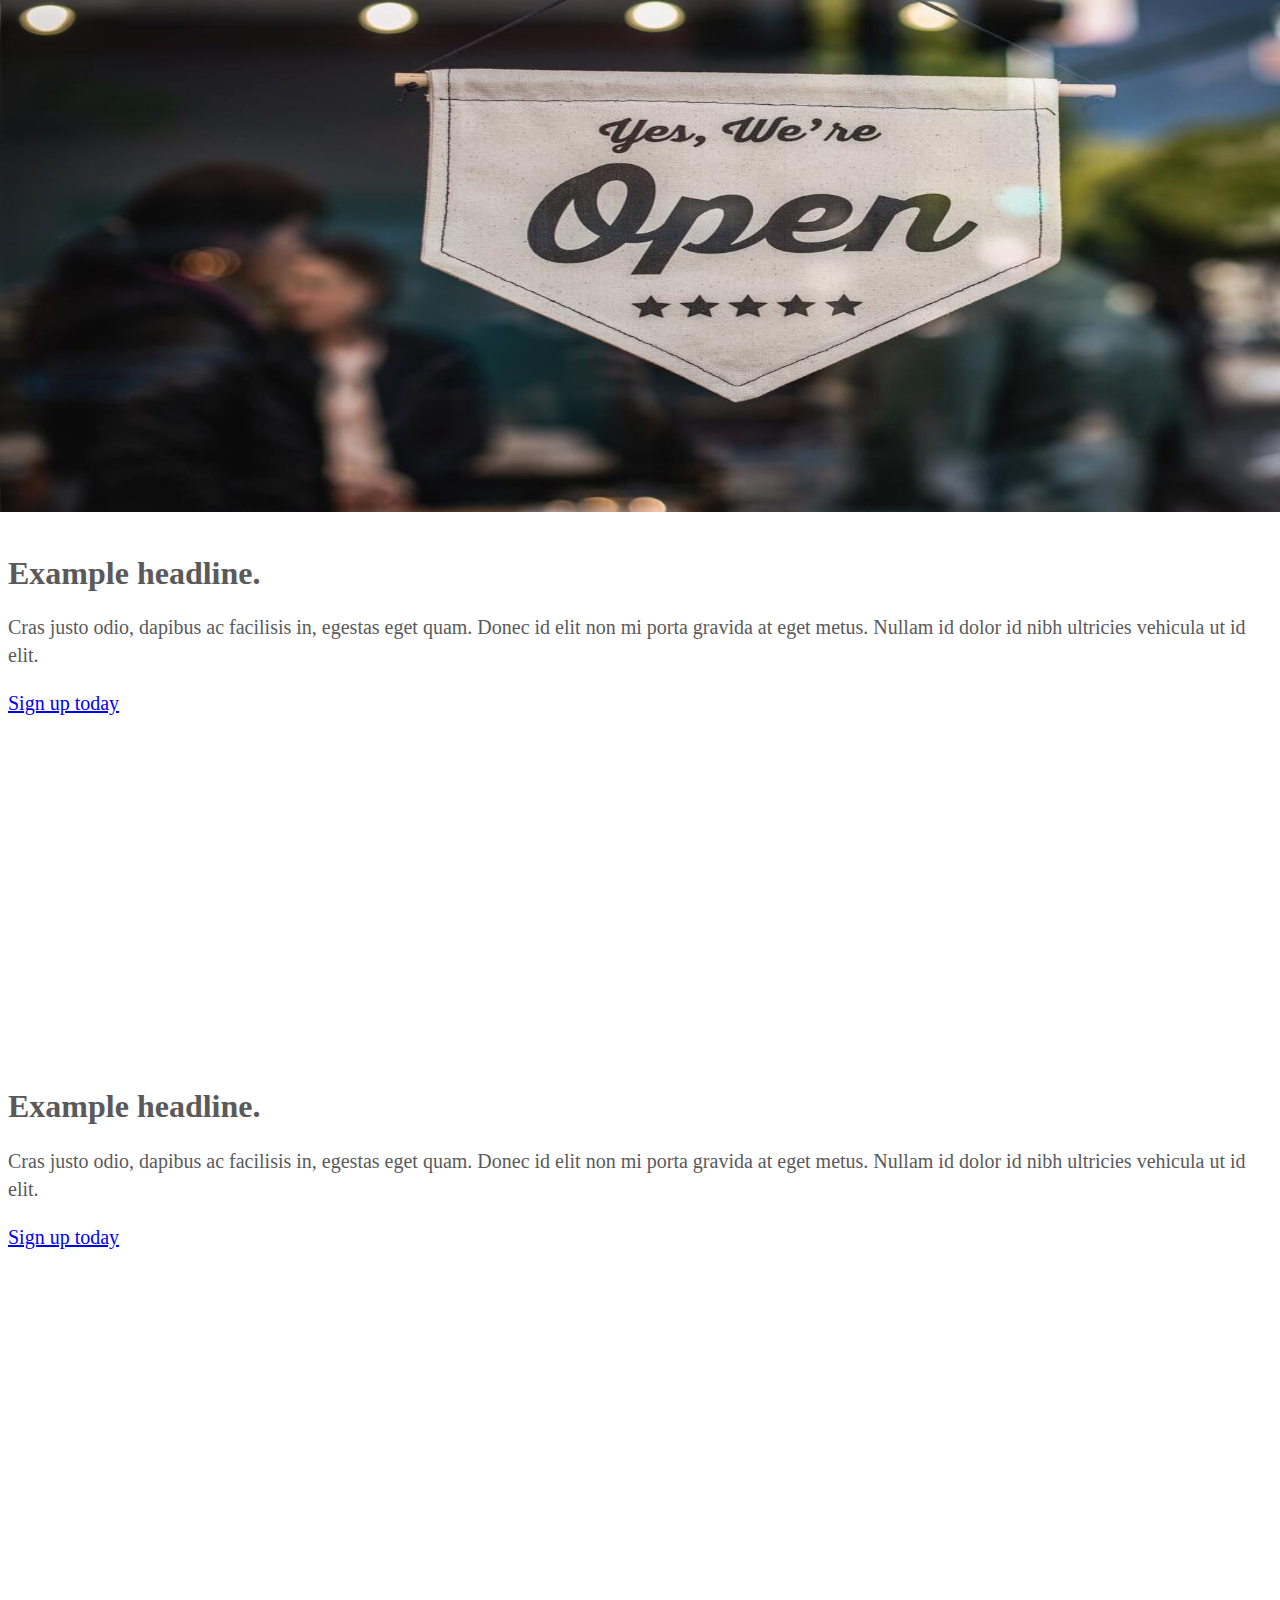
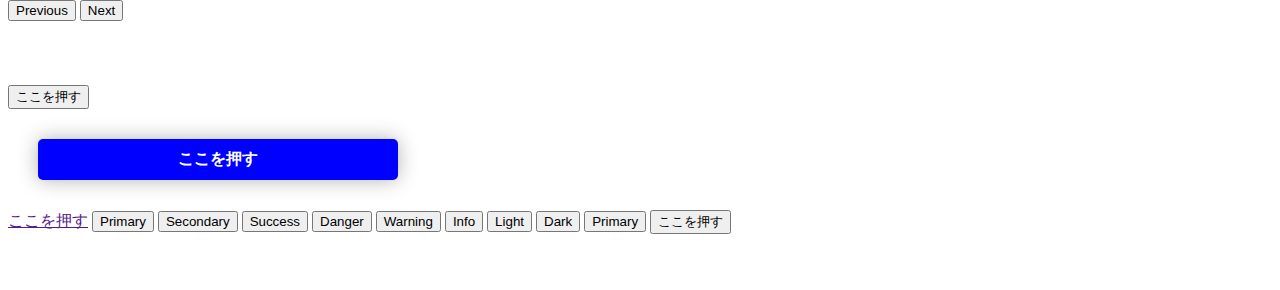
<file: kadai_004/index_for_student.html>
<!DOCTYPE html>
<html lang="en">
	<head>
		<meta charset="utf-8" />
		<meta name="viewport" content="width=device-width, initial-scale=1" />
		<meta name="description" content="" />
		<meta
			name="author"
			content="Mark Otto, Jacob Thornton, and Bootstrap contributors"
		/>
		<meta name="generator" content="Hugo 0.79.0" />
		<title>Carousel Template · Bootstrap v5.0</title>
		<link
			rel="canonical"
			href="https://getbootstrap.com/docs/5.0/examples/carousel/"
		/>
		<!-- ************************************************ bootstrap.min.cssの読み込み -->
		<link
			href="https://cdn.jsdelivr.net/npm/bootstrap@5.0.0-beta1/dist/css/bootstrap.min.css"
			rel="stylesheet"
			integrity="sha384-giJF6kkoqNQ00vy+HMDP7azOuL0xtbfIcaT9wjKHr8RbDVddVHyTfAAsrekwKmP1"
			crossorigin="anonymous"
		/>
		<!-- <link href="dist/css/bootstrap.min.css" rel="stylesheet" /> -->
		<!-- ************************************************ carousel.cssの読み込み -->
		<link href="carousel.css" rel="stylesheet" />
		<!-- ************************************************ bootstrap.bundle.min.jsの読み込み -->
		<script
			src="https://cdn.jsdelivr.net/npm/bootstrap@5.0.0-beta1/dist/js/bootstrap.bundle.min.js"
			integrity="sha384-ygbV9kiqUc6oa4msXn9868pTtWMgiQaeYH7/t7LECLbyPA2x65Kgf80OJFdroafW"
			crossorigin="anonymous"
			defer
		></script>
		<!-- <script src="dist/js/bootstrap.bundle.min.js" defer></script> -->
	</head>
	<body>
		<main>
			<!-- ************************************************ カールセル開始 -->
			<!-- ##<div id="myCarousel" class="carousel slide" data-bs-ride="carousel"> -->
			<div id="carouselExampleFade" class="carousel slide carousel-fade" data-bs-ride="carousel">
				<div class="carousel-inner">
					<div class="carousel-item active">
						<img src="img/top_1.jpg" alt="サンプル画像1" />
						<div class="carousel-caption">
							<h1>Example headline.</h1>
							<p>
								Cras justo odio, dapibus ac facilisis in, egestas eget quam.
								Donec id elit non mi porta gravida at eget metus. Nullam id
								dolor id nibh ultricies vehicula ut id elit.
							</p>
							<p>
								<a class="btn btn-lg btn-primary" href="#" role="button">Sign up today</a>
							</p>
						</div>
					</div>
					<div class="carousel-item">
						<img src="img/top_2.jpg" alt="サンプル画像2" />
						<div class="carousel-caption">
							<h1>Example headline.</h1>
							<p>
								Cras justo odio, dapibus ac facilisis in, egestas eget quam.
								Donec id elit non mi porta gravida at eget metus. Nullam id
								dolor id nibh ultricies vehicula ut id elit.
							</p>
							<p>
								<a class="btn btn-lg btn-primary" href="#" role="button">Sign up today</a>
							</p>
						</div>
					</div>
					<div class="carousel-item">
						<img src="img/top_3.jpg" alt="サンプル画像3" />
						<div class="carousel-caption">
							<h1>Example headline.</h1>
							<p>
								Cras justo odio, dapibus ac facilisis in, egestas eget quam.
								Donec id elit non mi porta gravida at eget metus. Nullam id
								dolor id nibh ultricies vehicula ut id elit.
							</p>
							<p>
								<a class="btn btn-lg btn-primary" href="#" role="button">Sign up today</a>
							</p>
						</div>
					</div>
				</div>
				<button class="carousel-control-prev" type="button" data-bs-target="#carouselExampleFade" data-bs-slide="prev">
					<span class="carousel-control-prev-icon" aria-hidden="true"></span>
					<span class="visually-hidden">Previous</span>
				</button>
				<button class="carousel-control-next" type="button" data-bs-target="#carouselExampleFade" data-bs-slide="next">
					<span class="carousel-control-next-icon" aria-hidden="true"></span>
					<span class="visually-hidden">Next</span>
				</button>
				</div>
			</div>
			<!-- ************************************************ カールセル終了 -->

				<div class="container">
					<style>
						.button-test {
							/* パディング(余白)上下方向10px 左右方向30px */
							padding: 10px 30px;
							/* ボタンの幅 300px */
							width: 300px;
							/* 背景色 青 */
							background-color: blue;
							/* フォント色 白 */
							color: white;
							 /* テキスト中央揃え */
							text-align: center;
							/* フォントを太く */
							font-weight: bold;
							/* ボタンの角を丸める */
							border-radius: 5px;
							 /* 上下左右方向の余白外側30px */
							margin: 30px;
							 /* ボタンの影 */
							box-shadow: 0 0 20px 0 rgba(0, 0, 0, 30%);
						}
					  /* ここにCSSを記載します。 */

					</style>

					<!-- buttonテスト -->
					<button class="btn-primary btn-lg shadow">ここを押す</button>
					<div class="button-test">ここを押す</div>
					<a href="" class="btn-info btn-sm shadow">ここを押す</a>

					<button type="button" class="btn btn-primary">Primary</button>
					<button type="button" class="btn btn-secondary">Secondary</button>
					<button type="button" class="btn btn-success">Success</button>
					<button type="button" class="btn btn-danger">Danger</button>
					<button type="button" class="btn btn-warning">Warning</button>
					<button type="button" class="btn btn-info">Info</button>
					<button type="button" class="btn btn-light">Light</button>
					<button type="button" class="btn btn-dark">Dark</button>
					<button type="button" class="btn btn-outline-primary">Primary</button>
					<button type="button" class="btn btn-link">ここを押す</button>
				
				</div>

				<div class="">
				<!-- これ以後のコードは編集しないため省略しています -->
			<!-- <div class="container marketing"> -->
		</main>
	</body>
</html>
</file>
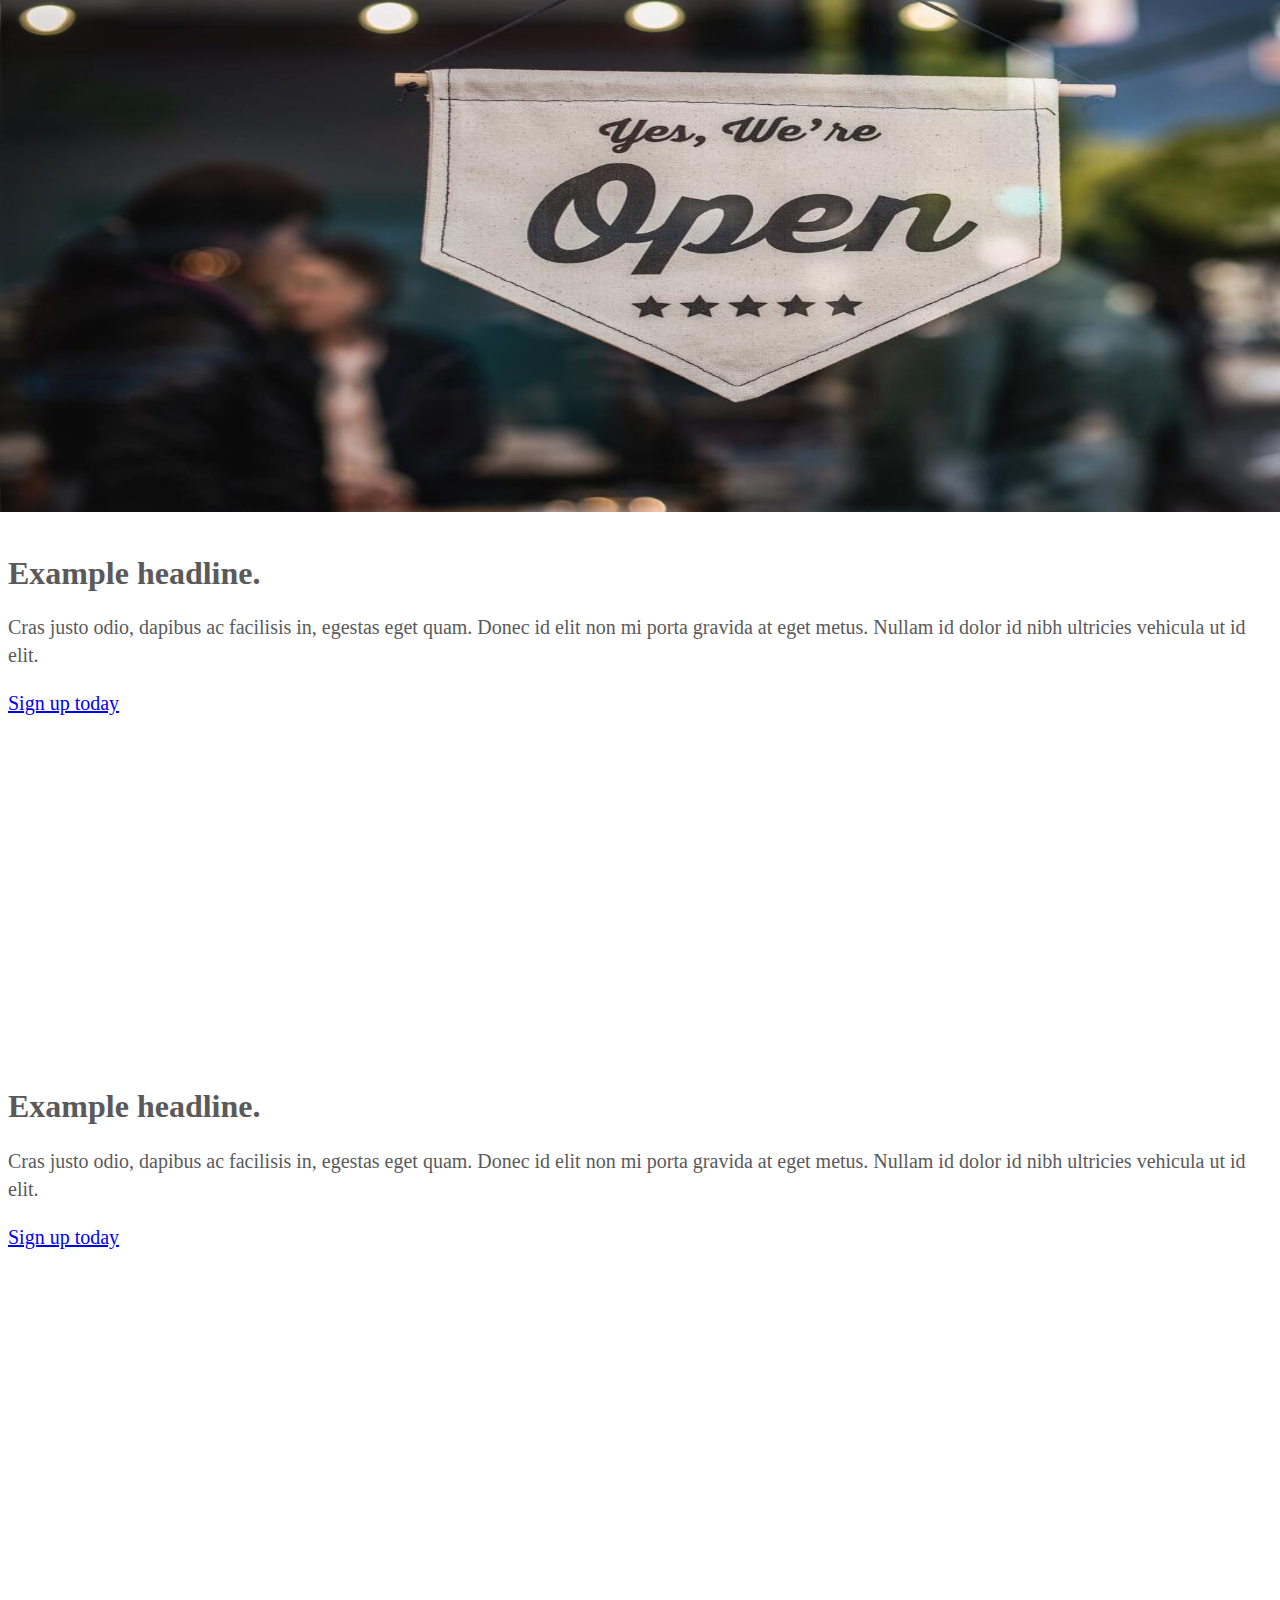
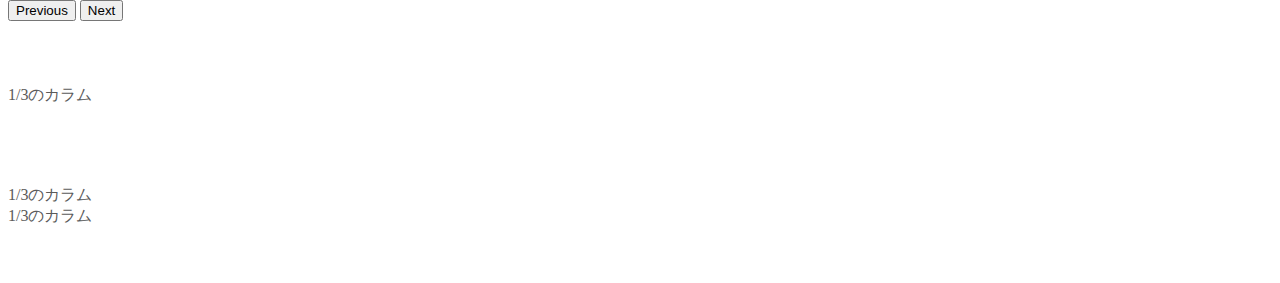
<file: kadai_005/nocakeindex.html>
<!DOCTYPE html>
<html lang="en">
	<head>
		<meta charset="utf-8" />
		<meta name="viewport" content="width=device-width, initial-scale=1" />
		<meta name="description" content="" />
		<meta
			name="author"
			content="Mark Otto, Jacob Thornton, and Bootstrap contributors"
		/>
		<meta name="generator" content="Hugo 0.79.0" />
		<title>Carousel Template · Bootstrap v5.0</title>
		<link
			rel="canonical"
			href="https://getbootstrap.com/docs/5.0/examples/carousel/"
		/>
		<!-- ************************************************ bootstrap.min.cssの読み込み -->
		<link
			href="https://cdn.jsdelivr.net/npm/bootstrap@5.0.0-beta1/dist/css/bootstrap.min.css"
			rel="stylesheet"
			integrity="sha384-giJF6kkoqNQ00vy+HMDP7azOuL0xtbfIcaT9wjKHr8RbDVddVHyTfAAsrekwKmP1"
			crossorigin="anonymous"
		/>
		<!-- <link href="dist/css/bootstrap.min.css" rel="stylesheet" /> -->
		<!-- ************************************************ carousel.cssの読み込み -->
		<link href="carousel.css" rel="stylesheet" />
		<!-- ************************************************ bootstrap.bundle.min.jsの読み込み -->
		<script
			src="https://cdn.jsdelivr.net/npm/bootstrap@5.0.0-beta1/dist/js/bootstrap.bundle.min.js"
			integrity="sha384-ygbV9kiqUc6oa4msXn9868pTtWMgiQaeYH7/t7LECLbyPA2x65Kgf80OJFdroafW"
			crossorigin="anonymous"
			defer
		></script>
		<!-- <script src="dist/js/bootstrap.bundle.min.js" defer></script> -->
	</head>
	<body>
		<main>
			<!-- ************************************************ カールセル開始 -->
			<!-- ##<div id="myCarousel" class="carousel slide" data-bs-ride="carousel"> -->
			<div id="carouselExampleFade" class="carousel slide carousel-fade" data-bs-ride="carousel">
				<div class="carousel-inner">
					<div class="carousel-item active">
						<img src="img/top_1.jpg" alt="サンプル画像1" />
						<div class="carousel-caption">
							<h1>Example headline.</h1>
							<p>
								Cras justo odio, dapibus ac facilisis in, egestas eget quam.
								Donec id elit non mi porta gravida at eget metus. Nullam id
								dolor id nibh ultricies vehicula ut id elit.
							</p>
							<p>
								<a class="btn btn-lg btn-primary" href="#" role="button">Sign up today</a>
							</p>
						</div>
					</div>
					<div class="carousel-item">
						<img src="img/top_2.jpg" alt="サンプル画像2" />
						<div class="carousel-caption">
							<h1>Example headline.</h1>
							<p>
								Cras justo odio, dapibus ac facilisis in, egestas eget quam.
								Donec id elit non mi porta gravida at eget metus. Nullam id
								dolor id nibh ultricies vehicula ut id elit.
							</p>
							<p>
								<a class="btn btn-lg btn-primary" href="#" role="button">Sign up today</a>
							</p>
						</div>
					</div>
					<div class="carousel-item">
						<img src="img/top_3.jpg" alt="サンプル画像3" />
						<div class="carousel-caption">
							<h1>Example headline.</h1>
							<p>
								Cras justo odio, dapibus ac facilisis in, egestas eget quam.
								Donec id elit non mi porta gravida at eget metus. Nullam id
								dolor id nibh ultricies vehicula ut id elit.
							</p>
							<p>
								<a class="btn btn-lg btn-primary" href="#" role="button">Sign up today</a>
							</p>
						</div>
					</div>
				</div>
				<button class="carousel-control-prev" type="button" data-bs-target="#carouselExampleFade" data-bs-slide="prev">
					<span class="carousel-control-prev-icon" aria-hidden="true"></span>
					<span class="visually-hidden">Previous</span>
				</button>
				<button class="carousel-control-next" type="button" data-bs-target="#carouselExampleFade" data-bs-slide="next">
					<span class="carousel-control-next-icon" aria-hidden="true"></span>
					<span class="visually-hidden">Next</span>
				</button>
				</div>
			</div>
			<!-- ************************************************ カールセル終了 -->
            <div class="container">
                <div class="row">
                    <div class="col-md-4 bg-primary" style="height:100px;">
                    1/3のカラム
                    </div>
                    <div class="col-md-4 bg-secondary">
                    1/3のカラム
                    </div>
                    <div class="col-md-4 bg-success">
                    1/3のカラム
                    </div>
                </div>
            </div>
			<!-- <div class="container marketing"> -->
		</main>
	</body>
</html>
</file>
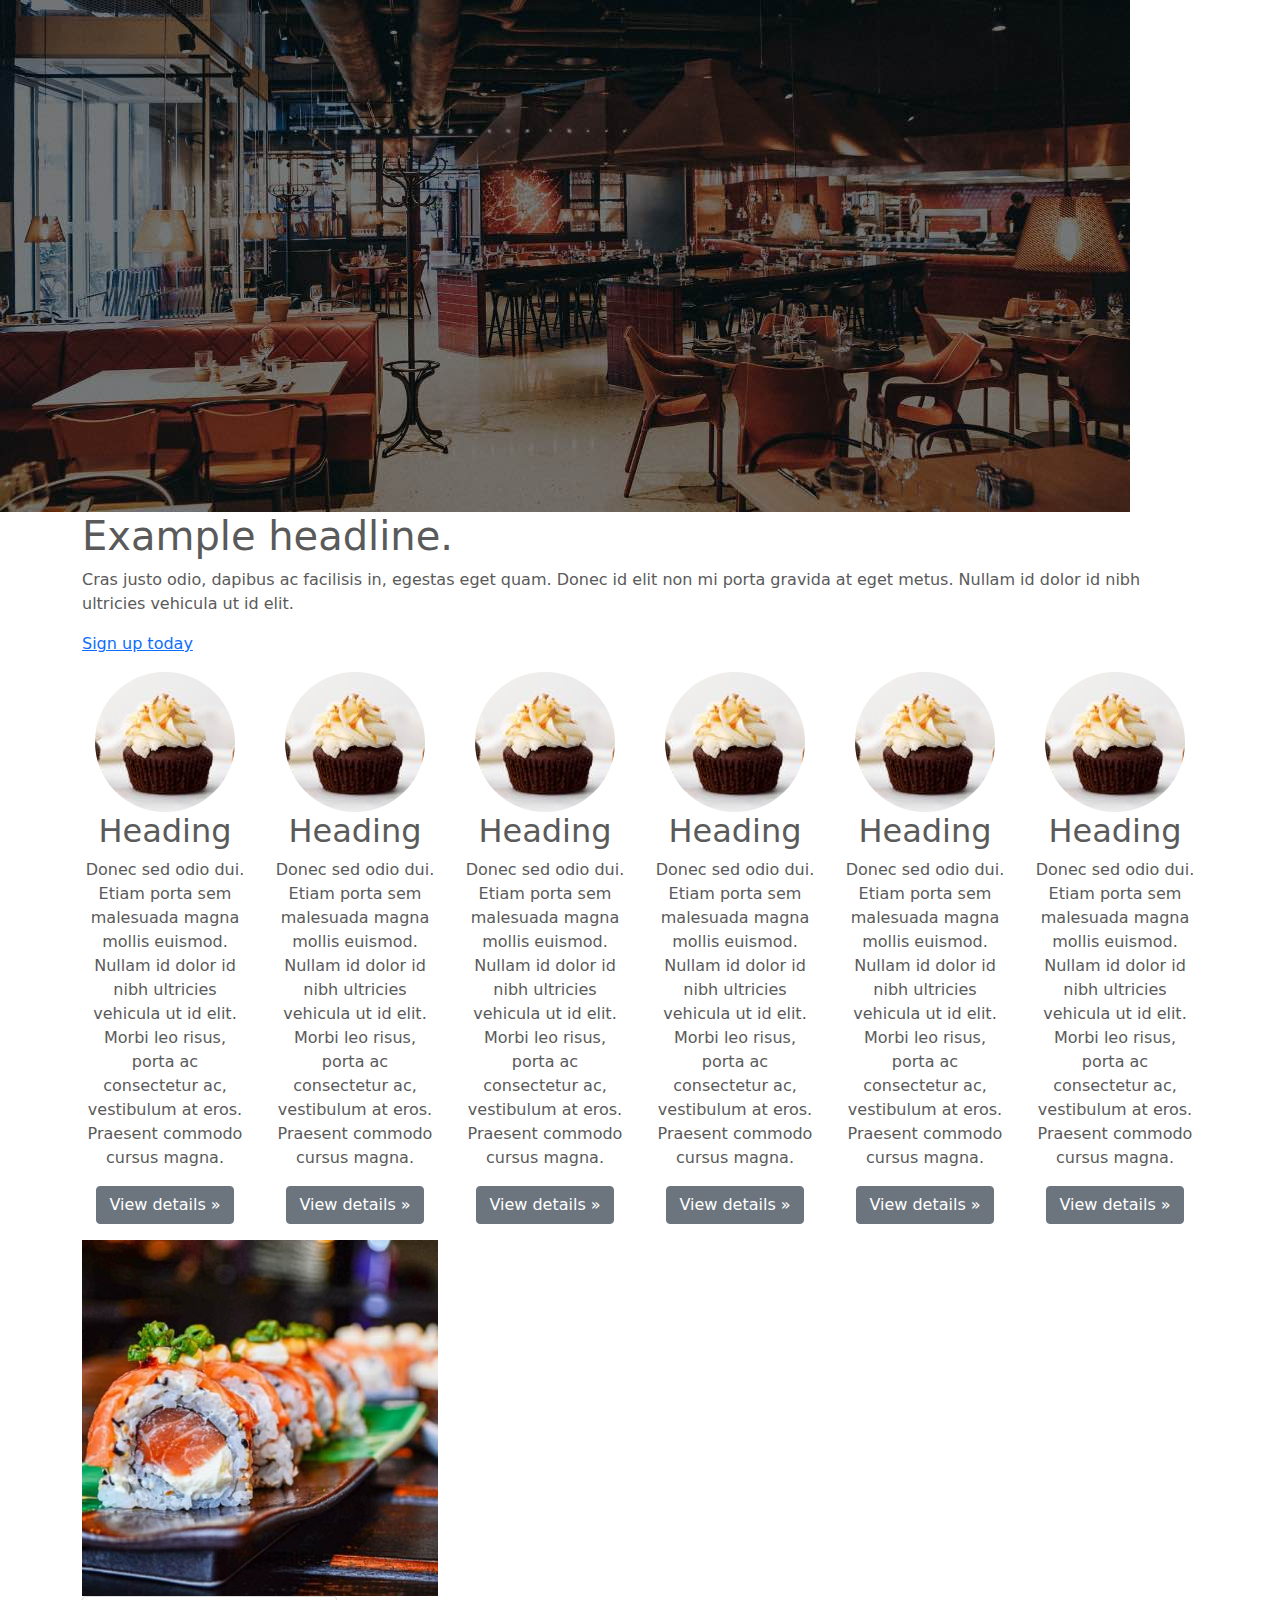
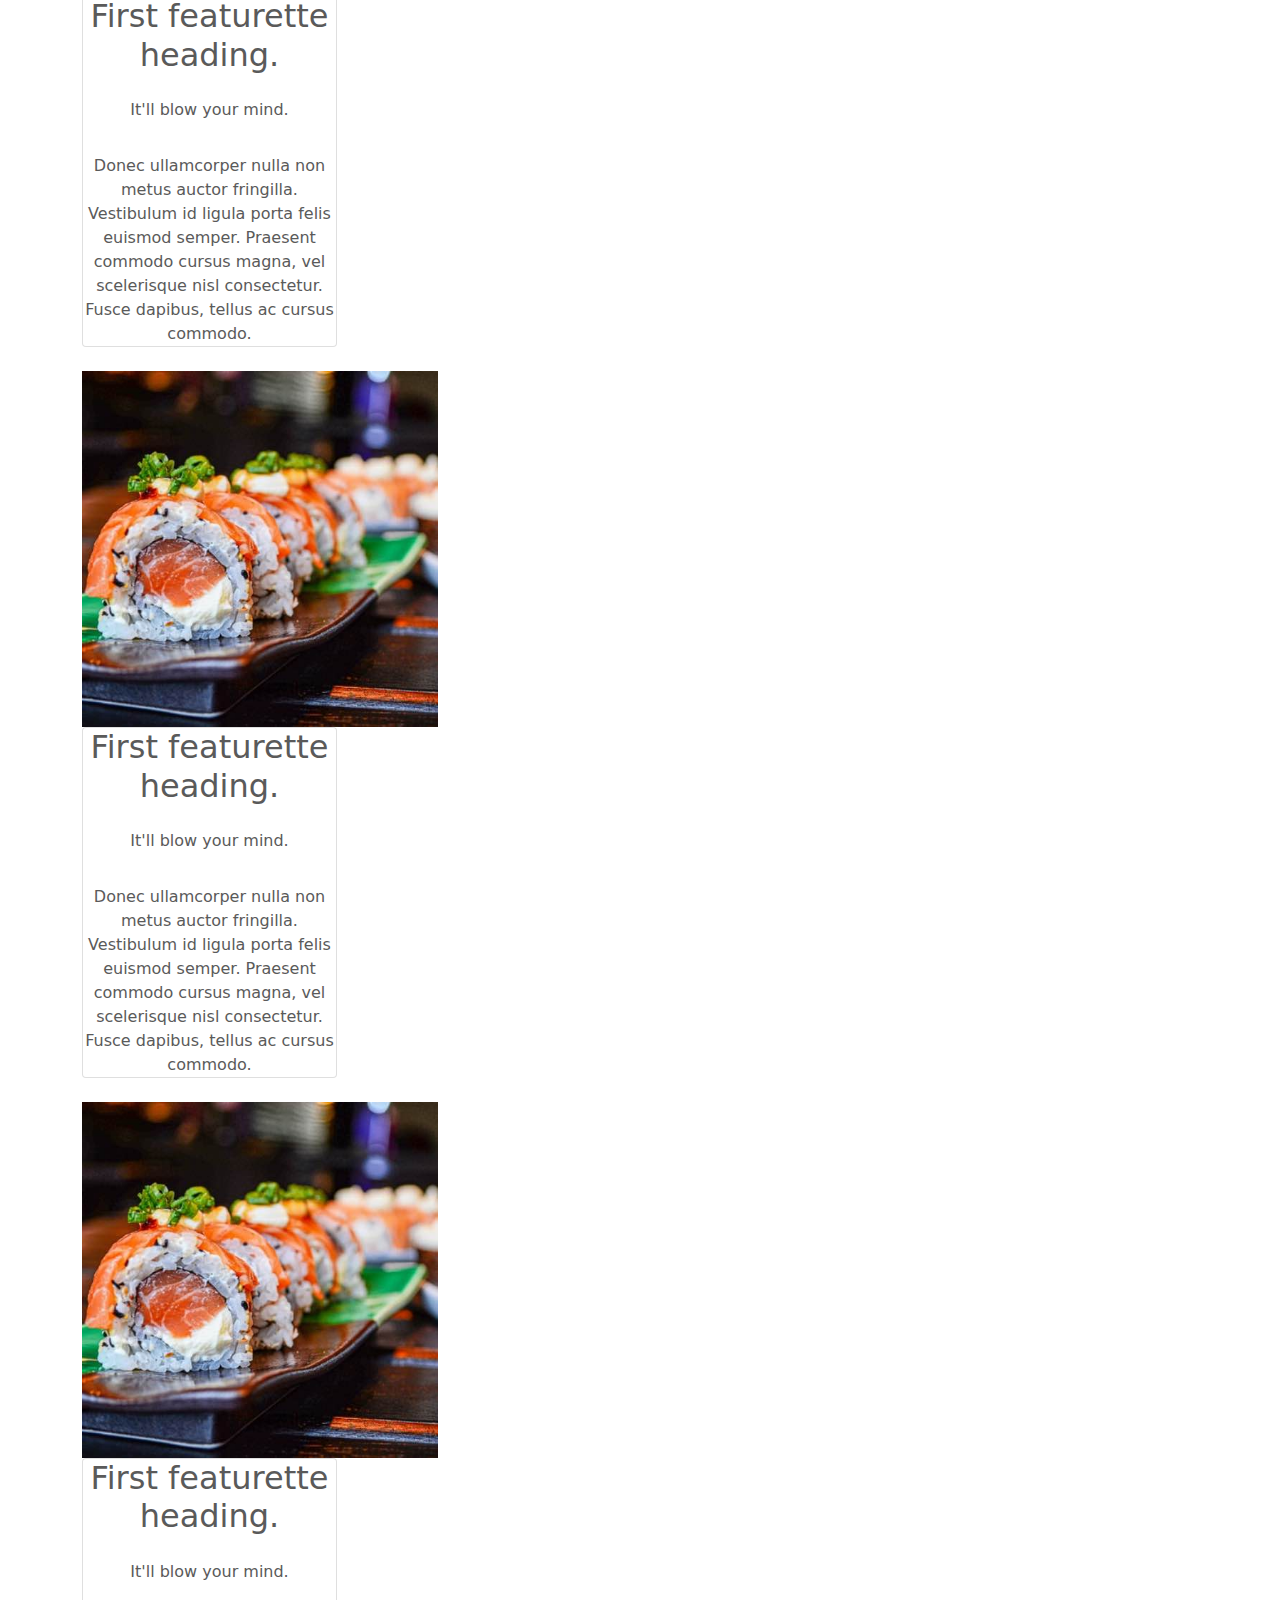
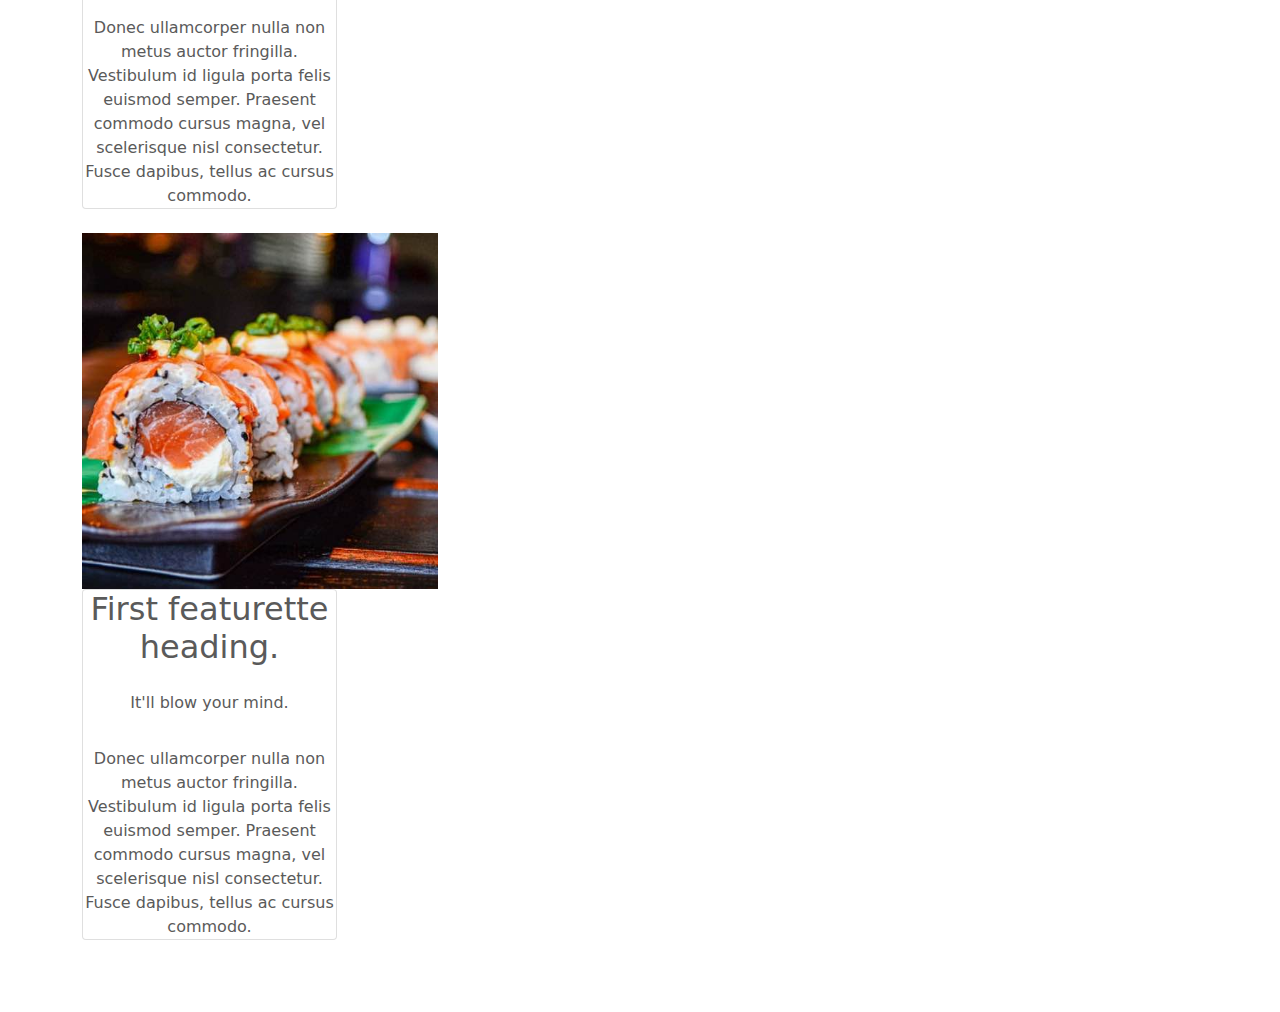
<file: kadai_006/index_for_student.html>
<!DOCTYPE html>
<html lang="en">
	<head>
		<meta charset="utf-8" />
		<meta name="viewport" content="width=device-width, initial-scale=1" />
		<meta name="description" content="" />
		<meta
			name="author"
			content="Mark Otto, Jacob Thornton, and Bootstrap contributors"
		/>
		<meta name="generator" content="Hugo 0.79.0" />
		<title>Carousel Template · Bootstrap v5.0</title>
		<link
			rel="canonical"
			href="https://getbootstrap.com/docs/5.0/examples/carousel/"
		/>
		<!-- ************************************************ bootstrap.min.cssの読み込み -->
		<link href="dist/css/bootstrap.min.css" rel="stylesheet" />
		<!-- ************************************************ carousel.cssの読み込み -->
		<link href="carousel.css" rel="stylesheet" />
		<!-- ************************************************ bootstrap.bundle.min.jsの読み込み -->
		<script src="dist/js/bootstrap.bundle.min.js" defer></script>
	</head>
	<body>
		<main>
			<!-- ************************************************ カールセル開始 -->
			<!-- <div id="myCarousel" class="carousel slide" data-bs-ride="carousel"> -->
			<div id="myCarousel" class="" data-bs-ride="">
				<!-- <div class="carousel-inner"> -->
				<div class="">
					<!-- <div class="carousel-item active"> -->
					<div class="">
						<img src="img/top_1.jpg" alt="サンプル画像1" />
						<div class="container">
							<!-- <div class="carousel-caption"> -->
							<div class="">
								<h1>Example headline.</h1>
								<p>
									Cras justo odio, dapibus ac facilisis in, egestas eget quam.
									Donec id elit non mi porta gravida at eget metus. Nullam id
									dolor id nibh ultricies vehicula ut id elit.
								</p>
								<!-- <p><a class="btn btn-lg btn-primary" href="#" role="button">Sign up today</a></p> -->
								<p><a class="" href="#" role="button">Sign up today</a></p>
							</div>
						</div>
					</div>
				</div>
			</div>
			<!-- ************************************************ カールセル終了 -->
			<div class="container">
				<div class="row">
					<!-- <div class="col-md-4 bg-primary" style="height: 100px">
						1/3のカラム -->
					<!-- <div class="col-md-4"> -->
					<div class="col- col-md-2 text-center">
						<!-- start col-lg-4 -->
						<img
							src="img/cake.jpg"
							class="rounded-circle"
							alt="サンプル画像2"
						/>
						<h2>Heading</h2>
						<p>
							Donec sed odio dui. Etiam porta sem malesuada magna mollis
							euismod. Nullam id dolor id nibh ultricies vehicula ut id elit.
							Morbi leo risus, porta ac consectetur ac, vestibulum at eros.
							Praesent commodo cursus magna.
						</p>
						<!-- <p><a class="" href="#" role="button">View details &raquo;</a></p> -->
						<p>
							<a class="btn btn-secondary" href="#" role="button"
								>View details &raquo;</a
							>
						</p>
					</div>
					<!-- <div class="col-md-4 bg-secondary">1/3のカラム</div>###
					<div class="col-md-4 bg-success">1/3のカラム</div> ###-->
					<div class="col-6 col-md-2 text-center">
						<!-- start col-lg-4 -->
						<img
							src="img/cake.jpg"
							class="rounded-circle"
							alt="サンプル画像2"
						/>
						<h2>Heading</h2>
						<p>
							Donec sed odio dui. Etiam porta sem malesuada magna mollis
							euismod. Nullam id dolor id nibh ultricies vehicula ut id elit.
							Morbi leo risus, porta ac consectetur ac, vestibulum at eros.
							Praesent commodo cursus magna.
						</p>
						<p>
							<a class="btn btn-secondary" href="#" role="button"
								>View details &raquo;</a
							>
						</p>
					</div>
					<div class="col-6 col-md-2 text-center">
						<!-- start col-lg-4 -->
						<img
							src="img/cake.jpg"
							class="rounded-circle"
							alt="サンプル画像2"
						/>
						<h2>Heading</h2>
						<p>
							Donec sed odio dui. Etiam porta sem malesuada magna mollis
							euismod. Nullam id dolor id nibh ultricies vehicula ut id elit.
							Morbi leo risus, porta ac consectetur ac, vestibulum at eros.
							Praesent commodo cursus magna.
						</p>
						<p>
							<a class="btn btn-secondary" href="#" role="button"
								>View details &raquo;</a
							>
						</p>
					</div>
					<div class="col-6 col-md-2 text-center">
						<!-- start col-lg-4 -->
						<img
							src="img/cake.jpg"
							class="rounded-circle"
							alt="サンプル画像2"
						/>
						<h2>Heading</h2>
						<p>
							Donec sed odio dui. Etiam porta sem malesuada magna mollis
							euismod. Nullam id dolor id nibh ultricies vehicula ut id elit.
							Morbi leo risus, porta ac consectetur ac, vestibulum at eros.
							Praesent commodo cursus magna.
						</p>
						<p>
							<a class="btn btn-secondary" href="#" role="button"
								>View details &raquo;</a
							>
						</p>
					</div>
					<div class="col-6 col-md-2 text-center">
						<!-- start col-lg-4 -->
						<img
							src="img/cake.jpg"
							class="rounded-circle"
							alt="サンプル画像2"
						/>
						<h2>Heading</h2>
						<p>
							Donec sed odio dui. Etiam porta sem malesuada magna mollis
							euismod. Nullam id dolor id nibh ultricies vehicula ut id elit.
							Morbi leo risus, porta ac consectetur ac, vestibulum at eros.
							Praesent commodo cursus magna.
						</p>
						<p>
							<a class="btn btn-secondary" href="#" role="button"
								>View details &raquo;</a
							>
						</p>
					</div>
					<div class="col-6 col-md-2 text-center">
						<!-- start col-lg-4 -->
						<img
							src="img/cake.jpg"
							class="rounded-circle"
							alt="サンプル画像2"
						/>
						<h2>Heading</h2>
						<p>
							Donec sed odio dui. Etiam porta sem malesuada magna mollis
							euismod. Nullam id dolor id nibh ultricies vehicula ut id elit.
							Morbi leo risus, porta ac consectetur ac, vestibulum at eros.
							Praesent commodo cursus magna.
						</p>
						<p>
							<a class="btn btn-secondary" href="#" role="button"
								>View details &raquo;</a
							>
						</p>
					</div>
				</div>
			</div>
			<!-- <div class="container marketing"> -->
			<!-- <div class="">  ##### -->
			<!-- <div class="row"> -->
			<!-- <div class="">
					<!- <div class="col-lg-4"> -->
			<!-- <div class="">
						<img
							src="img/cake.jpg"
							class="rounded-circle"
							alt="サンプル画像2"
						/>
						<h2>Heading</h2>
						<p>
							Donec sed odio dui. Etiam porta sem malesuada magna mollis
							euismod. Nullam id dolor id nibh ultricies vehicula ut id elit.
							Morbi leo risus, porta ac consectetur ac, vestibulum at eros.
							Praesent commodo cursus magna.
						</p>
						<!-<p><a class="btn btn-secondary" href="#" role="button">View details &raquo;</a></p> -->
			<!-- <p><a class="" href="#" role="button">View details &raquo;</a></p>
					</div> -->
			<!-- </div>  #### -->
			<div class="container">
				<div class="row text-center">
					<div class="col-md-4">
						<img src="img/sushi.jpg" class="img-fluid" alt="サンプル画像3" />
					</div>
					<div class="row">
						<div class="col-lg-3 col-md-6 mb-4">
							<div class="card">
								<h2 class="card-title">First featurette heading.</h2>
								<p class="card-body">It'll blow your mind.</p>
								<!-- First featurette heading.
                                <!-<span class="">It’ll blow your mind.</span> -->
								<!-- <span class="text-muted">It'll blow your mind.</span>
                                </h2> -->
								<p class="card-text">
									Donec ullamcorper nulla non metus auctor fringilla. Vestibulum
									id ligula porta felis euismod semper. Praesent commodo cursus
									magna, vel scelerisque nisl consectetur. Fusce dapibus, tellus
									ac cursus commodo.
								</p>
							</div>
						</div>
					</div>
					<div class="col-md-4">
						<img src="img/sushi.jpg" class="img-fluid" alt="サンプル画像3" />
					</div>
					<div class="row">
						<div class="col-lg-3 col-md-6 mb-4">
							<div class="card">
								<h2 class="card-title">First featurette heading.</h2>
								<p class="card-body">It'll blow your mind.</p>
								<!-- First featurette heading.
                                <!-<span class="">It’ll blow your mind.</span> -->
								<!-- <span class="text-muted">It'll blow your mind.</span>
                                </h2> -->
								<p class="card-text">
									Donec ullamcorper nulla non metus auctor fringilla. Vestibulum
									id ligula porta felis euismod semper. Praesent commodo cursus
									magna, vel scelerisque nisl consectetur. Fusce dapibus, tellus
									ac cursus commodo.
								</p>
							</div>
						</div>
					</div>
					<div class="col-md-4">
						<img src="img/sushi.jpg" class="img-fluid" alt="サンプル画像3" />
					</div>
					<div class="row">
						<div class="col-lg-3 col-md-6 mb-4">
							<div class="card">
								<h2 class="card-title">First featurette heading.</h2>
								<p class="card-body">It'll blow your mind.</p>
								<!-- First featurette heading.
                                <!-<span class="">It’ll blow your mind.</span> -->
								<!-- <span class="text-muted">It'll blow your mind.</span>
                                </h2> -->
								<p class="card-text">
									Donec ullamcorper nulla non metus auctor fringilla. Vestibulum
									id ligula porta felis euismod semper. Praesent commodo cursus
									magna, vel scelerisque nisl consectetur. Fusce dapibus, tellus
									ac cursus commodo.
								</p>
							</div>
						</div>
					</div>
					<div class="col-md-4">
						<img src="img/sushi.jpg" class="img-fluid" alt="サンプル画像3" />
					</div>
					<div class="row">
						<div class="col-lg-3 col-md-6 mb-4">
							<div class="card">
								<h2 class="card-title">First featurette heading.</h2>
								<p class="card-body">It'll blow your mind.</p>
								<!-- First featurette heading.
                                <!-<span class="">It’ll blow your mind.</span> -->
								<!-- <span class="text-muted">It'll blow your mind.</span>
                                </h2> -->
								<p class="card-text">
									Donec ullamcorper nulla non metus auctor fringilla. Vestibulum
									id ligula porta felis euismod semper. Praesent commodo cursus
									magna, vel scelerisque nisl consectetur. Fusce dapibus, tellus
									ac cursus commodo.
								</p>
							</div>
						</div>
					</div>
				</div>
			</div>
		</main>
	</body>
</html>
</file>
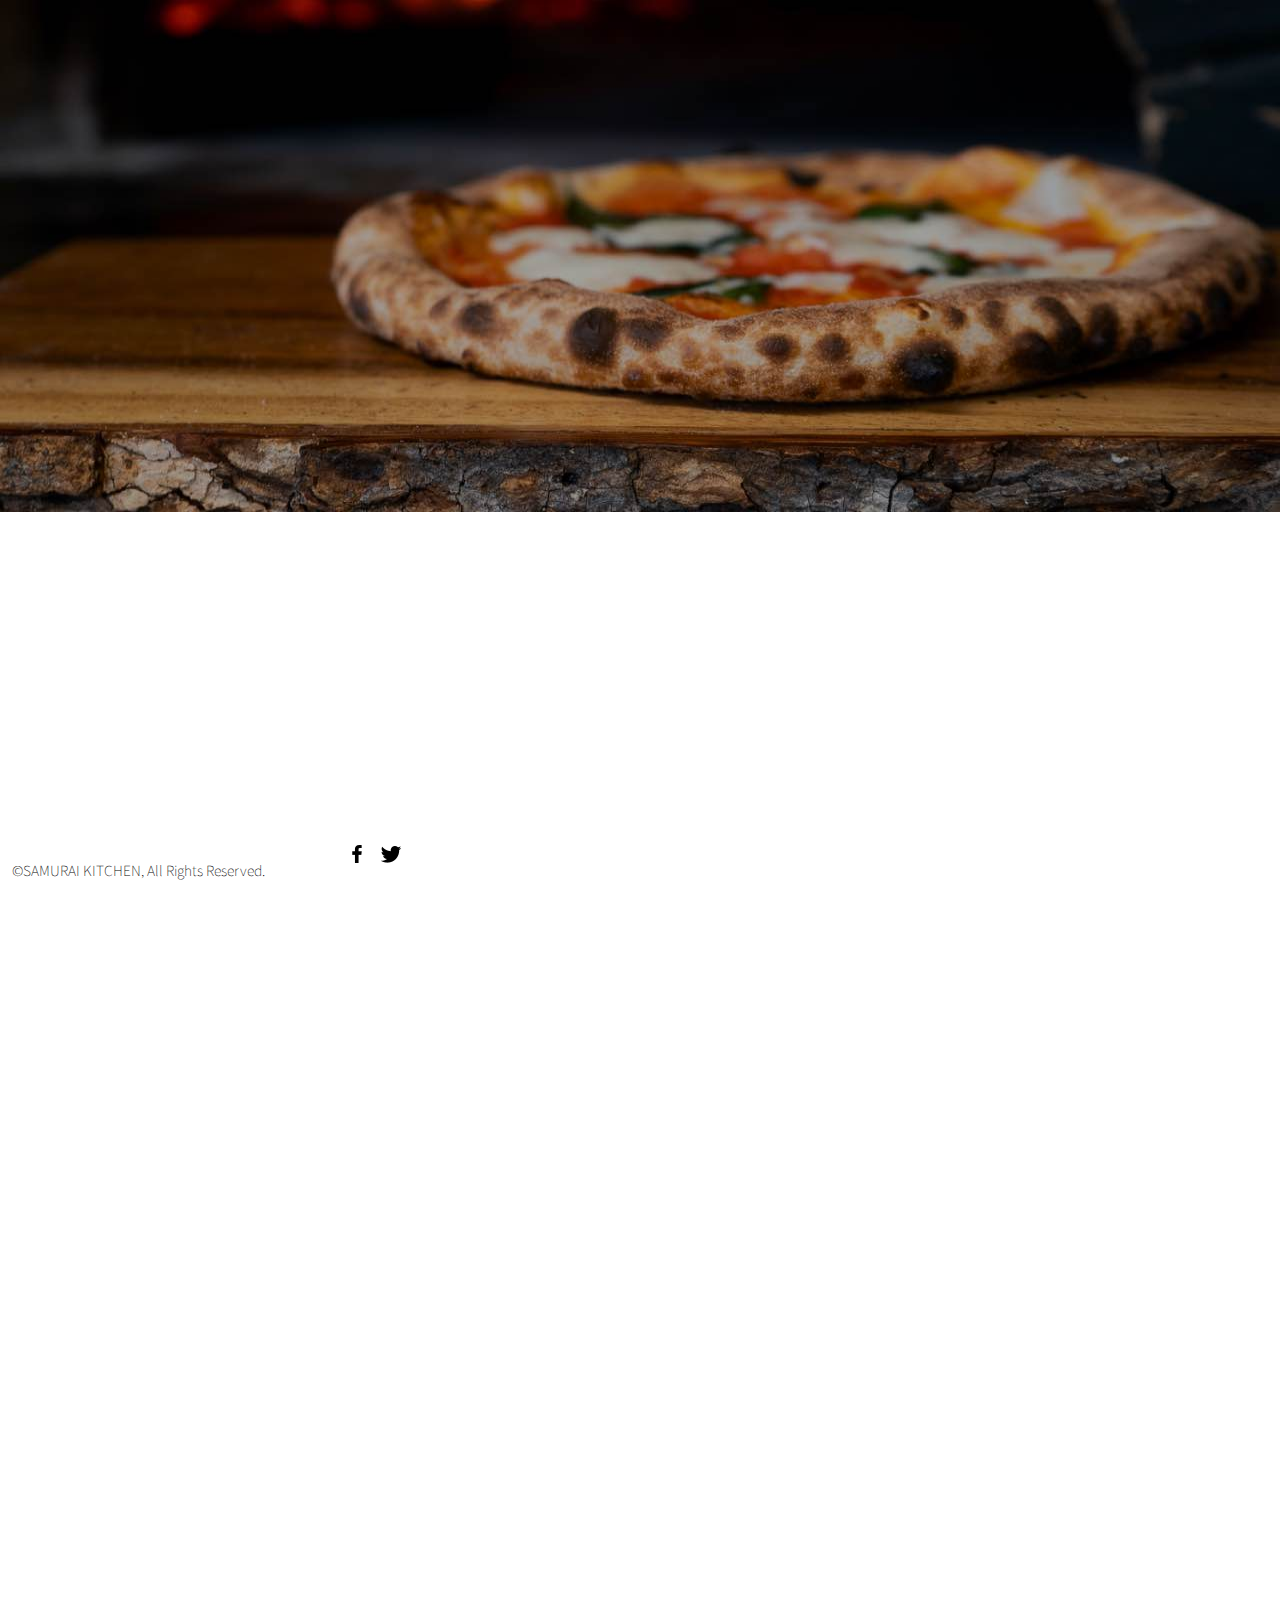
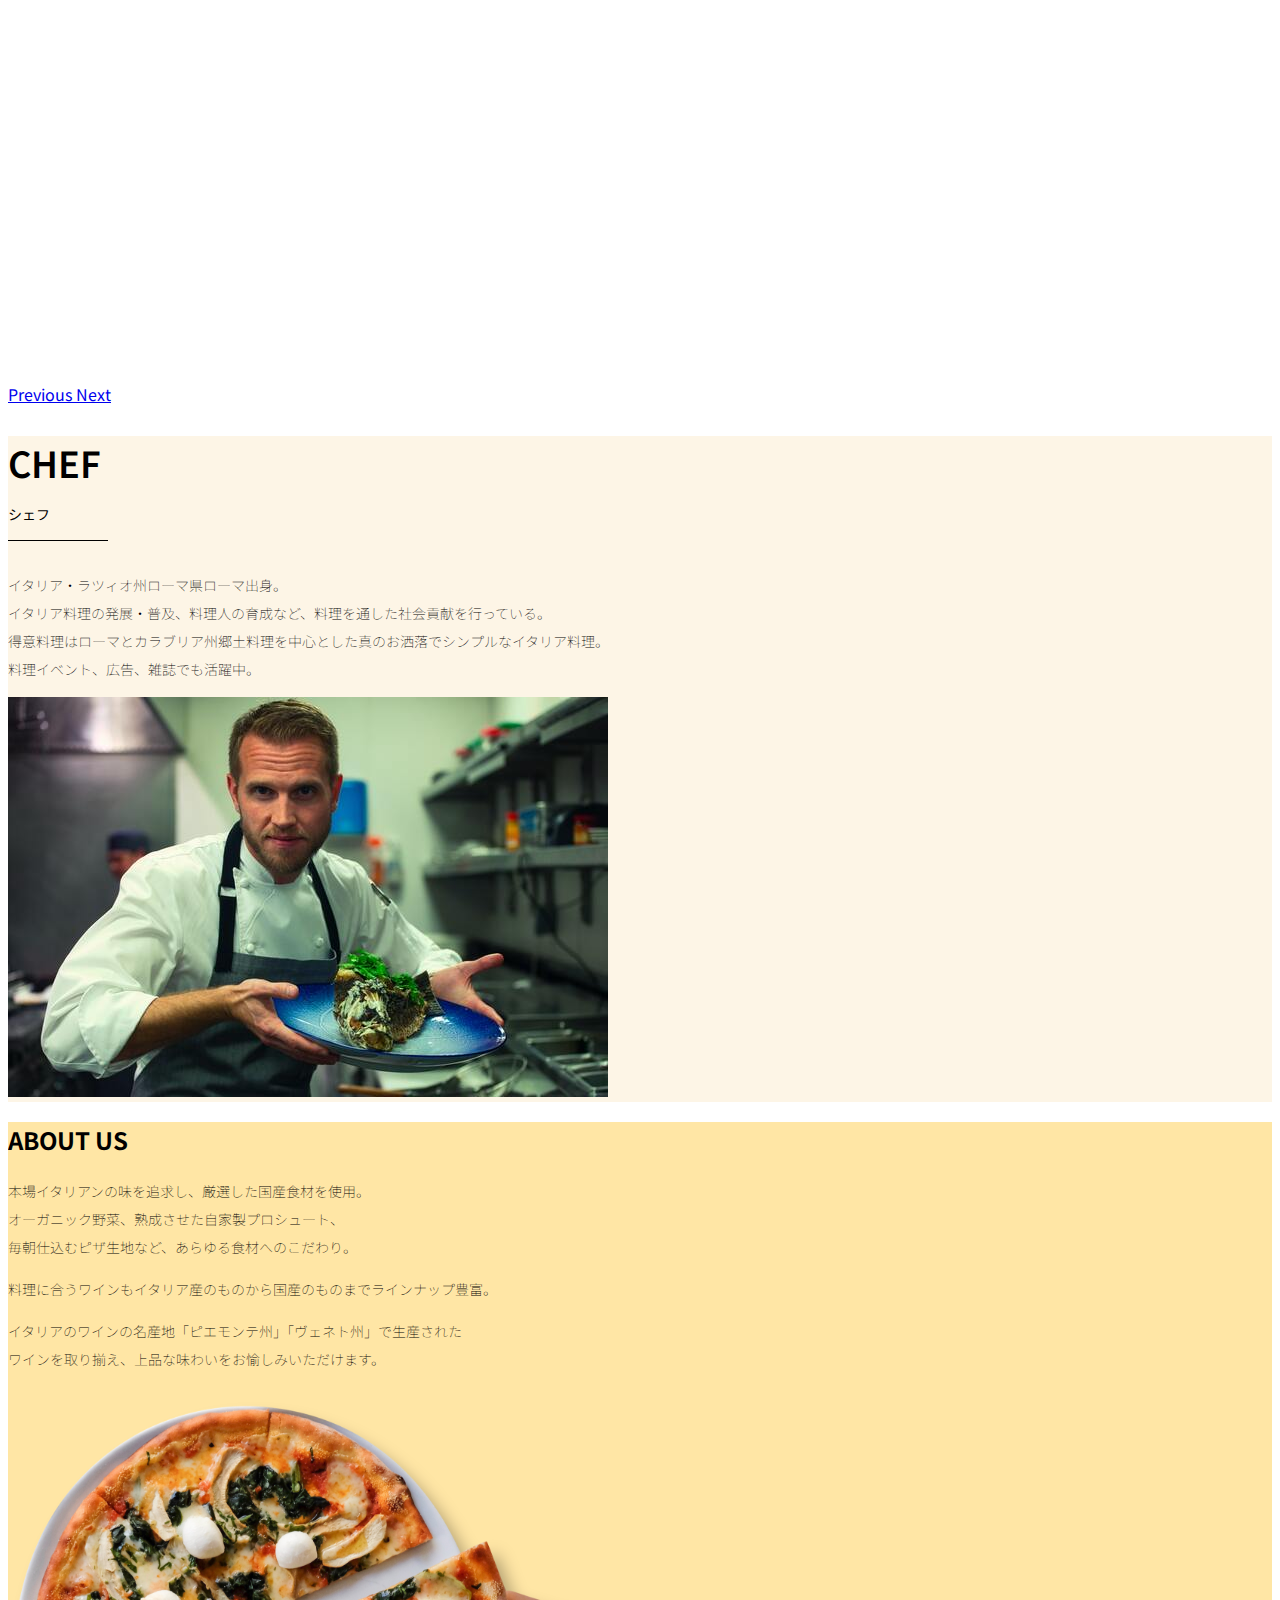
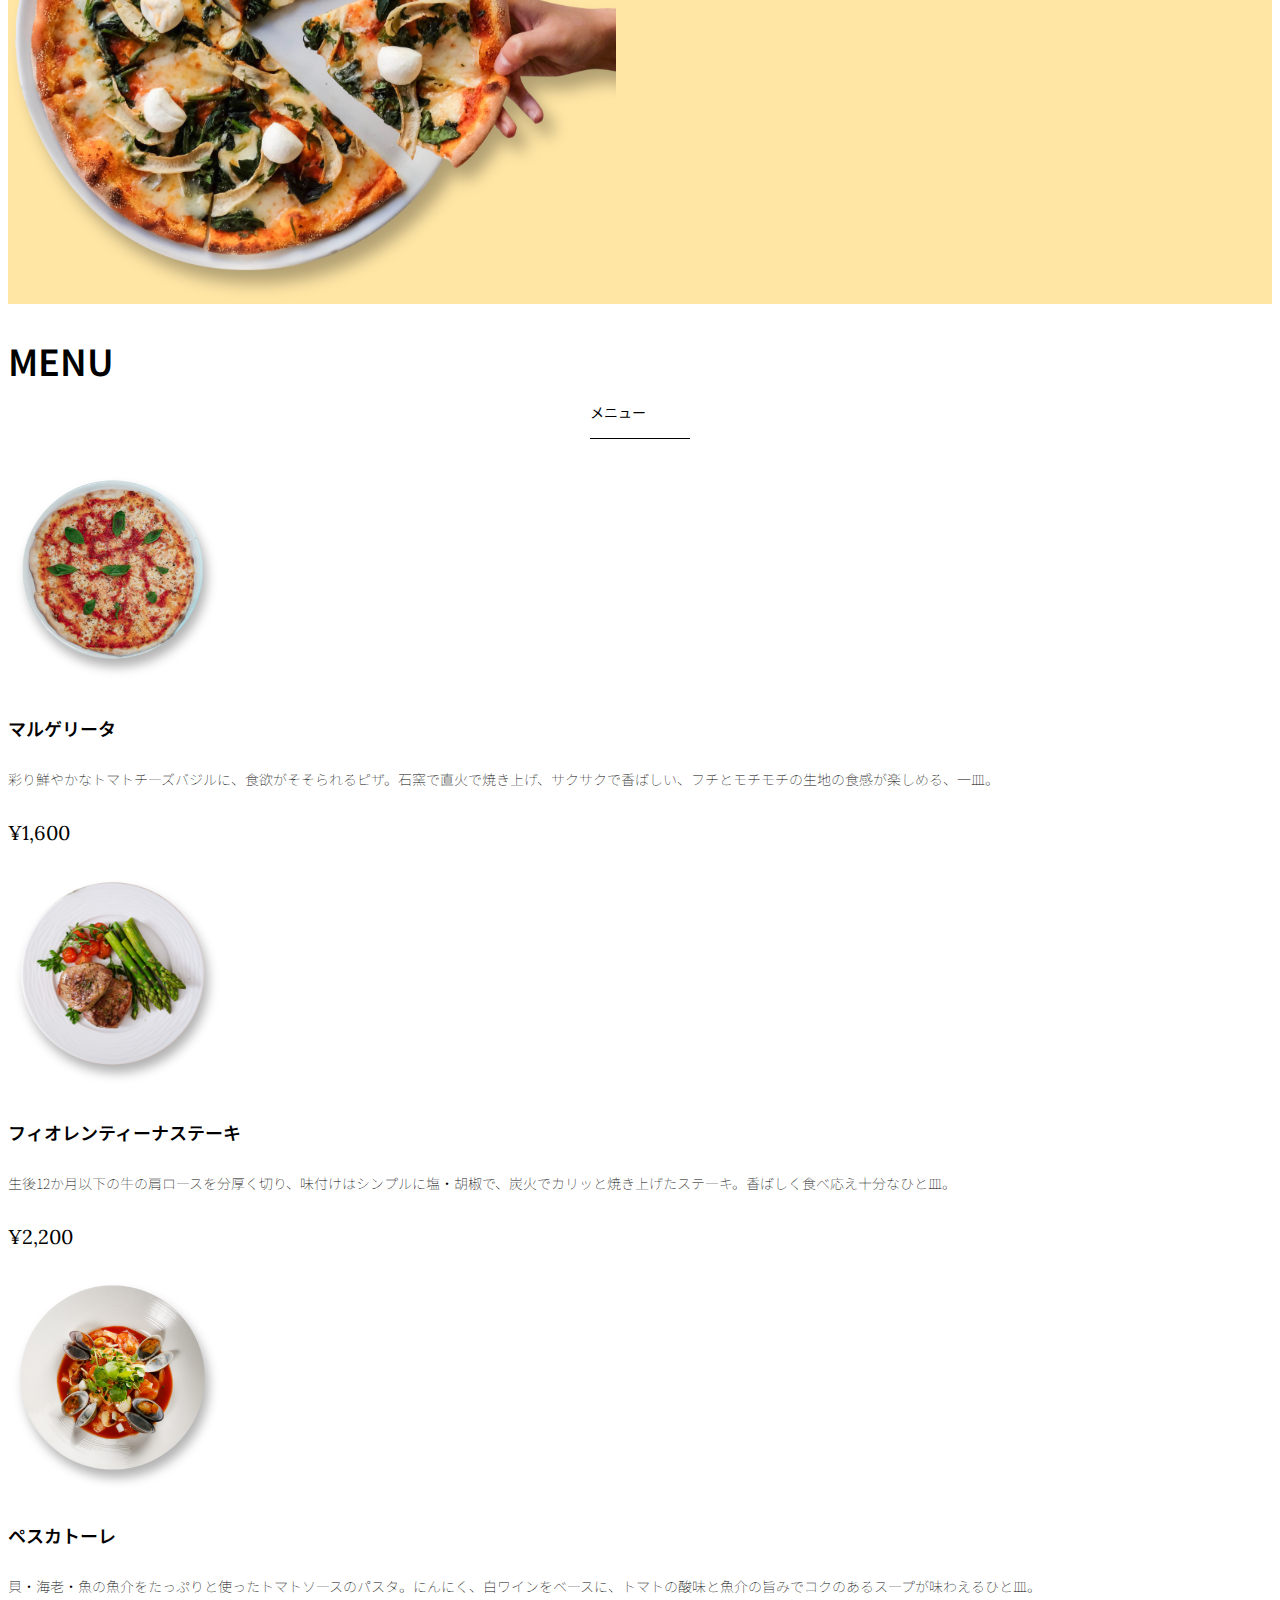
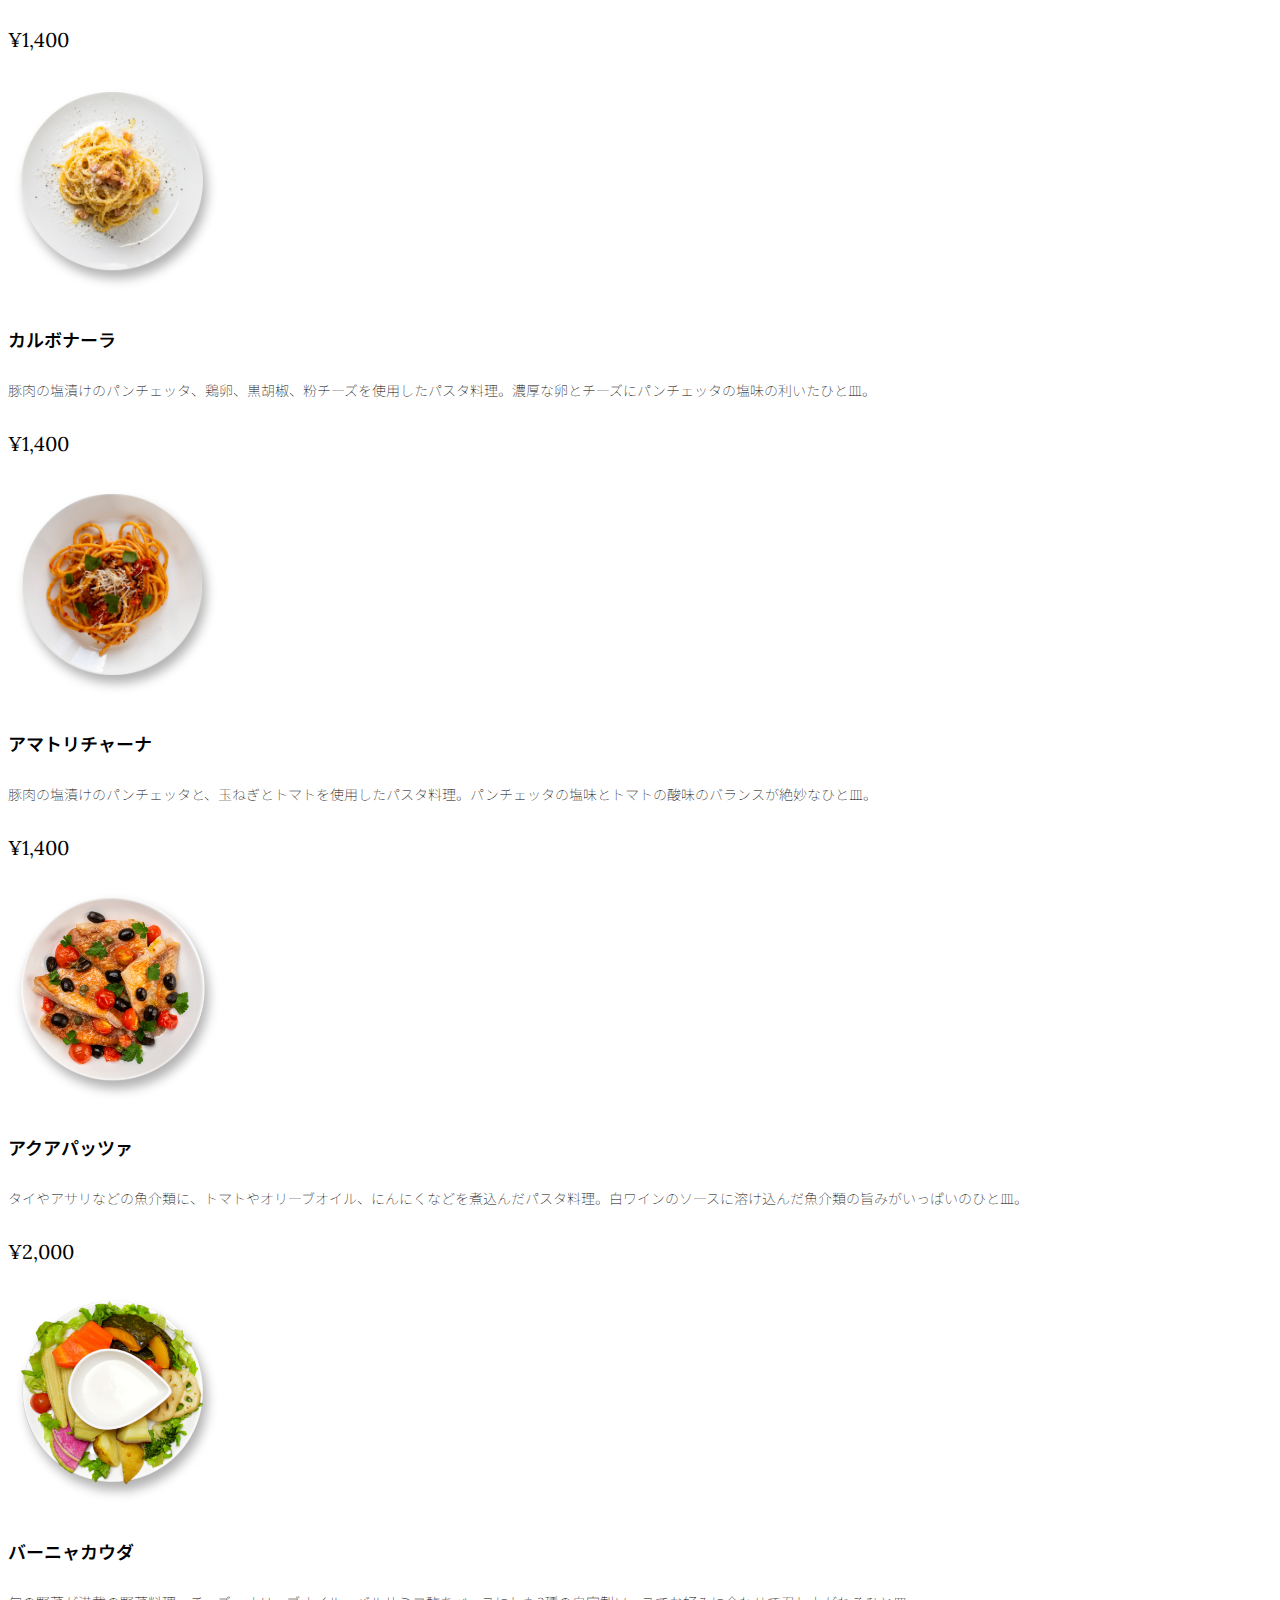
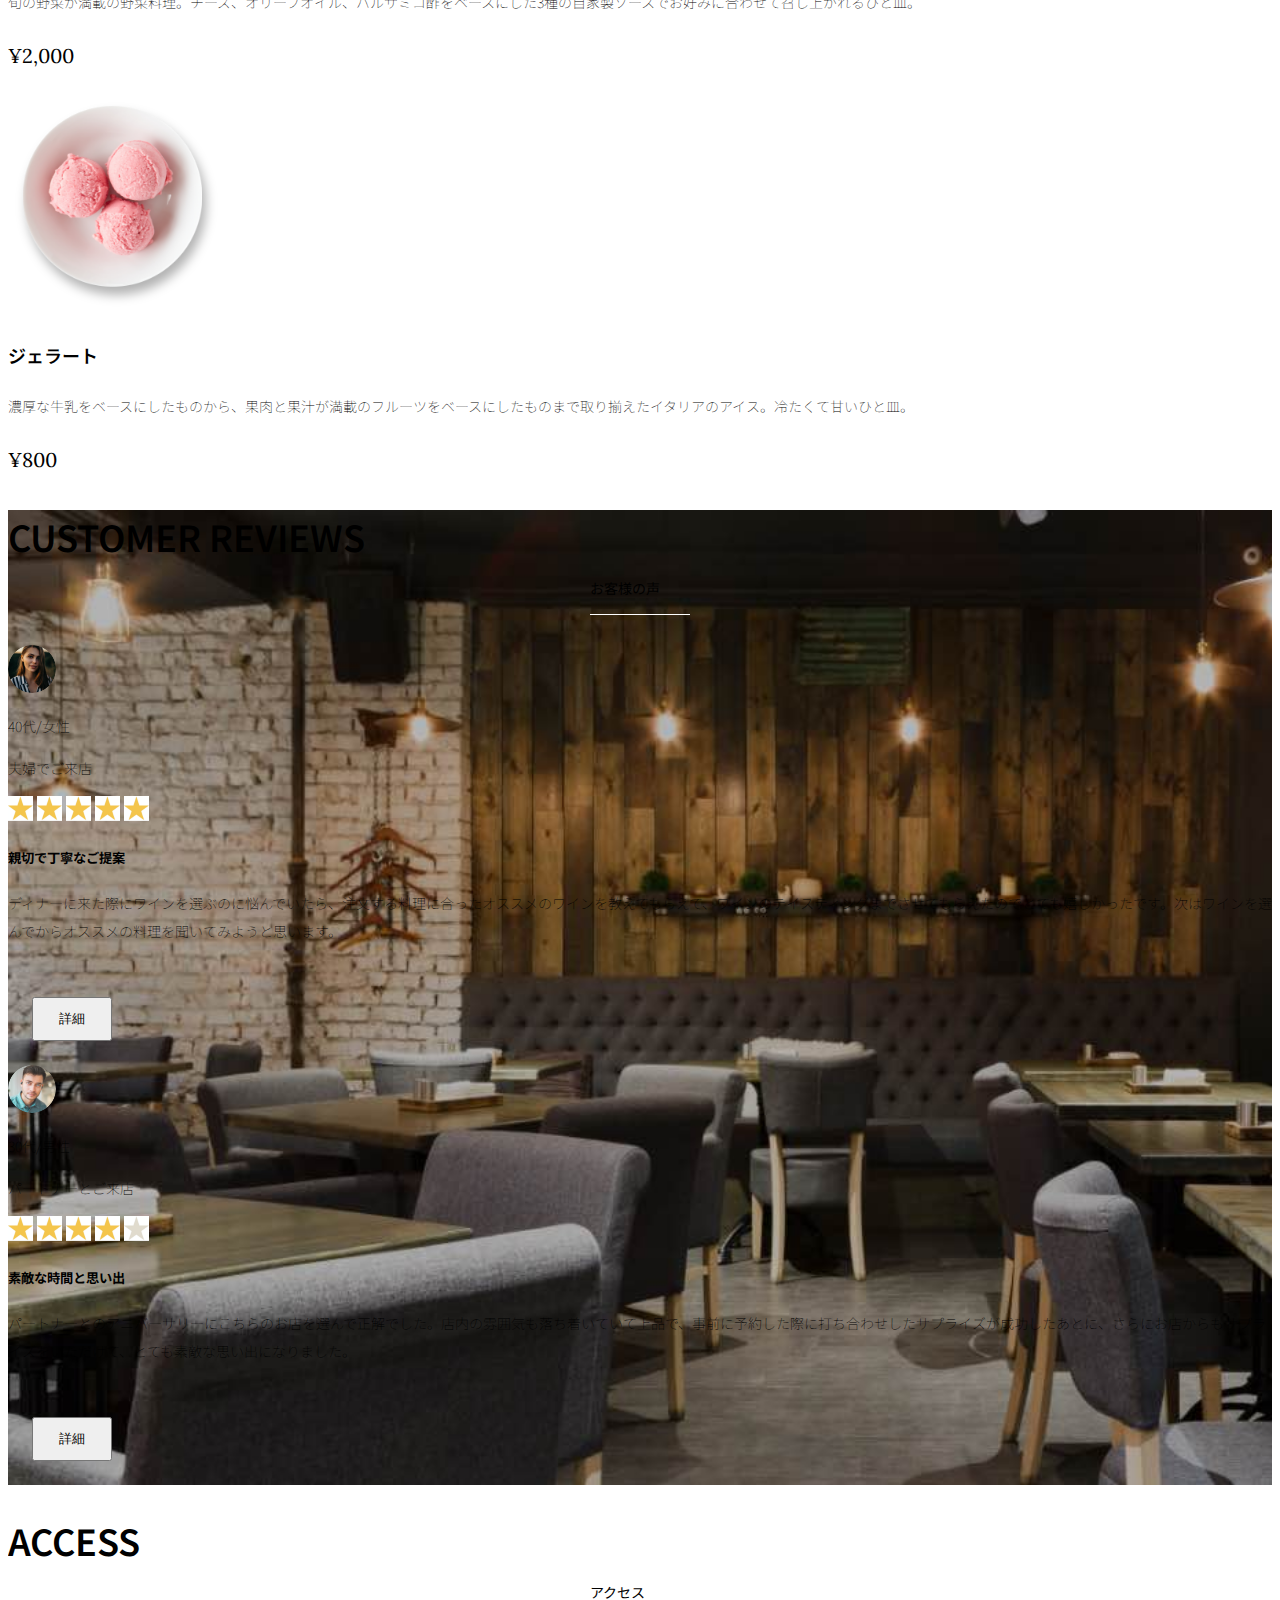
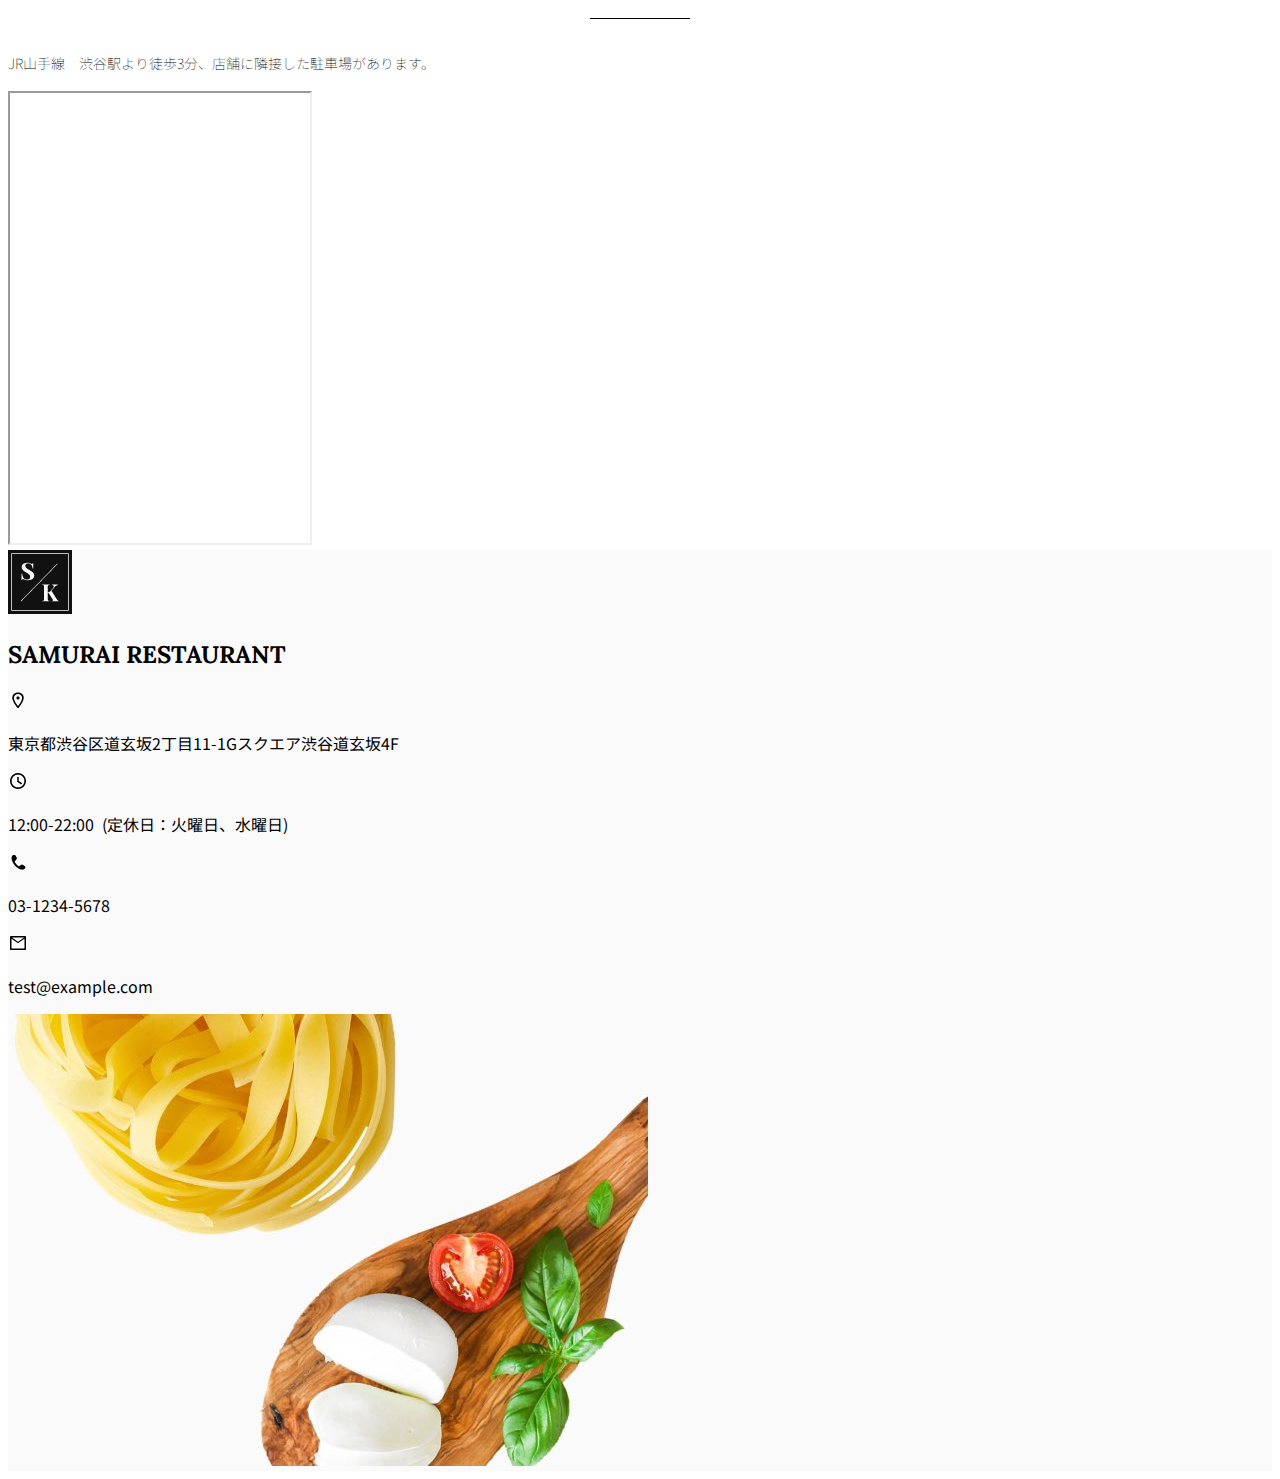
<file: kadai_015/index_for_student.html>
<!DOCTYPE html>
<html lang="ja">
	<head>
		<meta charset="utf-8" />
		<!-- マルチデバイス対応 -->
		<meta name="viewport" content="width=device-width, initial-scale=1" />
		<meta name="description" content="" />
		<meta name="author" content="SAMURAI ENGINEER" />
		<title>SAMURAI XD_HTML教材</title>
		<!-- ************************************************ bootstrap.min.cssの読み込み -->
		<link
			href="https://cdn.jsdelivr.net/npm/bootstrap@5.0.0-beta1/dist/css/bootstrap.min.css"
			rel="stylesheet"
			integrity="sha384-giJF6kkoqNQ00vy+HMDP7azOuL0xtbfIcaT9wjKHr8RbDVddVHyTfAAsrekwKmP1"
			crossorigin="anonymous"
		/>
		<!-- ************************************************ bootstrap.bundle.min.jsの読み込み -->
		<script
			src="https://cdn.jsdelivr.net/npm/bootstrap@5.0.0-beta1/dist/js/bootstrap.bundle.min.js"
			integrity="sha384-ygbV9kiqUc6oa4msXn9868pTtWMgiQaeYH7/t7LECLbyPA2x65Kgf80OJFdroafW"
			crossorigin="anonymous"
			defer
		></script>

		<!-- ************************************************ Google Font読み込み -->
		<link rel="preconnect" href="https://fonts.gstatic.com" />
		<link
			href="https://fonts.googleapis.com/css2?family=Lora&display=swap"
			rel="stylesheet"
		/>
		<link
			href="https://fonts.googleapis.com/css2?family=Noto+Sans+JP:wght@300&display=swap"
			rel="stylesheet"
		/>
		<!-- ************************************************ Font Awesome -->
		<link
			rel="stylesheet"
			href="https://use.fontawesome.com/releases/v5.1.0/css/all.css"
			integrity="sha384-lKuwvrZot6UHsBSfcMvOkWwlCMgc0TaWr+30HWe3a4ltaBwTZhyTEggF5tJv8tbt"
			crossorigin="anonymous"
		/>
		<!-- ************************************************今回作成する styles.cssの読み込み -->
		<link href="stylesheet/style.css" rel="stylesheet" />
		<!-- ************************************************  -->
	</head>

	<body>
		<main>
			<!-- ************************************************ ナビゲーションバー開始 -->
			<nav class="navbar navbar-expand-lg">
				<div class="container">
					<a class="navbar-brand my_navbar_brand">
						<img
							class="img-fluid navbar_brand_logo"
							src="img/site_logo.png"
							alt="サイトアイコン"
						/><span>SAMURAI KITCHEN</span>
					</a>
					<div
						class="navbar-toggler hamburger_menu"
						data-bs-toggle="collapse"
						data-bs-target="#navbarNav"
						aria-controls="navbarNav"
						aria-expanded="false"
						aria-label="Toggle navigation"
					>
						<input type="checkbox" id="hamburger_btn_check" />
						<label for="hamburger_btn_check" class="hamburger_btn">
							<img
								class="btn_open"
								src="img/button_open.png"
								alt="ナビゲーションバーのボタン"
							/>
							<img
								class="btn_close"
								src="img/button_close.png"
								alt="ナビゲーションバーのボタン"
							/>
						</label>
					</div>
					<div
						class="collapse navbar-collapse justify-content-end"
						id="navbarNav"
					>
						<ul class="navbar-nav">
							<li class="nav-item px-2">
								<a
									class="nav-link my_nav_link my-2"
									aria-current="page"
									href="#"
									>HOME</a
								>
							</li>
							<li class="nav-item px-2">
								<a class="nav-link my_nav_link my-2" href="#about">ABOUT US</a>
							</li>
							<li class="nav-item px-2">
								<a class="nav-link my_nav_link my-2" href="#gallery">GALLERY</a>
							</li>
							<li class="nav-item px-2">
								<a class="nav-link my_nav_link my-2" href="#menu">MENU</a>
							</li>
							<li class="nav-item px-2">
								<a class="nav-link my_nav_link my-2" href="#review"
									>CUSTOMER REVIEWS</a
								>
							</li>
							<li class="nav-item px-2">
								<a class="nav-link my_nav_link my-2" href="#access">ACCESS</a>
							</li>
						</ul>
					</div>
				</div>
			</nav>
			<!-- ************************************************ ナビゲーションバー終了 -->
			<!-- ************************************************ カルーセル開始 -->
			<!-- idのmyCarouselはインジケーター部分のdata-bs-targetと紐付く必要がある。mb-5で下方向に余白追加。 -->
			<div id="myCarousel" class="carousel slide mb-5" data-bs-ride="carousel">
				<!-- インジケーター部分 -->
				<ol class="carousel-indicators">
					<!-- この箇所と前述のidは紐付いている。data-bs-slide-toの番号がカルーセルの順番。 -->
					<li
						data-bs-target="#myCarousel"
						data-bs-slide-to="0"
						class="active"
					></li>
					<li data-bs-target="#myCarousel" data-bs-slide-to="1"></li>
					<li data-bs-target="#myCarousel" data-bs-slide-to="2"></li>
				</ol>

				<!-- carousel-inner：カルーセルのキャプションと背景画像の部分。現在は1枚目だけ表示。 -->
				<div class="carousel-inner">
					<div class="carousel-item active">
						<img src="img/slider-1.jpg" alt="SAMURAI KITCHEN-1" />
						<div class="carousel-caption">
							<h1 class="my_carousel_caption">
								Welcome to<br />
								SAMURAI KITCHEN
							</h1>
						</div>
					</div>
					<!-- カルーセル2枚目 -->
					<div class="carousel-item">
						<img src="img/slider-2.jpg" alt="サンプル画像" />
						<div class="carousel-caption">
							<h1 class="my_carousel_caption">
								The fabulous combination of&nbsp;wine&nbsp;and&nbsp;food
							</h1>
						</div>
					</div>
					<!-- カルーセル３枚目 -->
					<div class="carousel-item">
						<img src="img/slider-3.jpg" alt="サンプル画像" />
						<div class="carousel-caption">
							<h1 class="my_carousel_caption">
								Get the Italian taste<br />
								at the SAMURAI&nbsp;KITCHEN
							</h1>
						</div>
					</div>
				</div>

				<!-- コントロールボタン 左側 -->
				<a
					class="carousel-control-prev"
					href="#myCarousel"
					role="button"
					data-bs-slide="prev"
				>
					<span class="carousel-control-prev-icon" aria-hidden="true"></span>
					<span class="visually-hidden">Previous</span>
				</a>

				<!-- コントロールボタン 右側 -->
				<a
					class="carousel-control-next"
					href="#myCarousel"
					role="button"
					data-bs-slide="next"
				>
					<span class="carousel-control-next-icon" aria-hidden="true"></span>
					<span class="visually-hidden">Next</span>
				</a>
			</div>
			<!-- ************************************************ カルーセル終了 -->

			<!-- CHEF ##########################################################開始 -->
			<section class="chef_bg" id="chef">
				<!--コンテンツの中央揃え。上下方向にパディング（サイズ5）。下方向にマージン（サイズ5）。 -->
				<div class="container py-5 mb-5">
					<!-- rowクラス（行） -->
					<div class="row">
						<div class="col-lg-6 text-left">
							<div class="py-5">
								<!-- <h2 class="mb-5"> -->
                                <h2 class="section_title chef mb-5">
                                    CHEF</h2>
								<!-- 下方向にマージン（サイズ2） -->
								<p class="mb-2">
									イタリア・ラツィオ州ローマ県ローマ出身。 <br />
									イタリア料理の発展・普及、料理人の育成など、料理を通した社会貢献を行っている。<br />
									得意料理はローマとカラブリア州郷土料理を中心とした真のお洒落でシンプルなイタリア料理。<br />
                                    料理イベント、広告、雑誌でも活躍中。
								</p>

								<!-- 下方向にマージン（サイズ2）
								<p class="mb-2">
									料理に合うワインもイタリア産のものから国産のものまでラインナップ豊富。<br />
								</p>

								<!-下方向にマージン（サイズ2） -->
								<!-- <p class="mb-2">
									イタリアのワインの名産地「ピエモンテ州」「ヴェネト州」で生産された<br />
									ワインを取り揃え、上品な味わいをお愉しみいただけます。<br />
								</p> --> 
							</div>
						</div>

						<!-- 右側カラム（6/12分割） -->
						<div class="col-lg-6">
							<!-- 画像を配置 -->
							<img src="img/chef.jpg" class="img-fluid" alt="chef" />
						</div>
					</div>
				</div>
			</section>
			<!-- CHEF ##########################################################開始 -->


			<!-- ************************************************ アバウトセクション開始 -->
			<!-- <section id="about"> -->
			<section class="about_us_bg" id="about">
				<!--コンテンツの中央揃え。上下方向にパディング（サイズ5）。下方向にマージン（サイズ5）。 -->
				<div class="container py-5 mb-5">
					<!-- rowクラス（行） -->
					<div class="row">
						<!-- 左側カラム（6/12分割） -->
						<div class="col-lg-6 text-left">
							<!-- 上下方向にパディング（サイズ5） -->
							<div class="py-5">
								<!-- 下方向にマージン（サイズ5） -->
								<h2 class="mb-5">ABOUT US</h2>
								<!-- 下方向にマージン（サイズ2） -->
								<p class="mb-2">
									本場イタリアンの味を追求し、厳選した国産食材を使用。<br />
									オーガニック野菜、熟成させた自家製プロシュート、<br />
									毎朝仕込むピザ生地など、あらゆる食材へのこだわり。<br />
								</p>

								<!-- 下方向にマージン（サイズ2） -->
								<p class="mb-2">
									料理に合うワインもイタリア産のものから国産のものまでラインナップ豊富。<br />
								</p>

								<!-- 下方向にマージン（サイズ2） -->
								<p class="mb-2">
									イタリアのワインの名産地「ピエモンテ州」「ヴェネト州」で生産された<br />
									ワインを取り揃え、上品な味わいをお愉しみいただけます。<br />
								</p>
							</div>
						</div>

						<!-- 右側カラム（6/12分割） -->
						<div class="col-lg-6">
							<!-- 画像を配置 -->
							<img src="img/img-about-us.png" class="img-fluid" alt="pizza" />
						</div>
					</div>
				</div>
			</section>
			<!-- ************************************************ アバウトセクション終了 -->

			<!-- ************************************************ ギャラリーセクション開始 -->
			<section id="gallery"></section>
			<!-- ************************************************ ギャラリーセクション終了 -->

			<!-- ************************************************ メニューセクション -->
			<section id="menu">
				<!-- タイトル文字部分のコンテナ -->
				<div class="container">
					<div class="row">
						<div class="col-lg-12">
							<!-- タイトル文字 -->
							<!-- <h2 class="section_title menu">MENU</h2> -->
							<!-- タイトル中央揃え、マージンを下方向へ5　-->
							<h2 class="section_title menu text-center mb-5">MENU</h2>
						</div>
					</div>
				</div>

				<!-- メニュー部分のコンテナ -->
				<!-- <div class="container"> -->
				<!-- 下方向にマージン5 -->
				<div class="container mb-5">
					<div class="row">
						<!-- 左側メニュー -->
						<div class="col-12 col-lg-6">
							<!-- カラム間のパディングをなくす。下方向にマージン4 -->
							<div class="row g-0 mb-4">
								<!-- 画像中央揃え -->
								<div class="col-12 col-lg-5 text-center">
									<!-- 左側メニュー画像部分 -->
									<!-- 画像がカラムをはみ出ないようにする -->
									<img
										src="img/margherita.png"
										class="img-fluid"
										alt="マルゲリータ"
									/>
								</div>
								<div class="col-12 col-lg-7 p-4">
									<!-- <h4>マルゲリータ</h4> -->
									<!-- 下方向のマージン0 文字を小さくするmenu_title独自クラスを追加 -->
									<h4 class="mb-0 menu_title">マルゲリータ</h4>
									<!-- <p>彩り鮮やかなトマトチーズバジルに、食欲がそそられるピザ。石窯で直火で焼き上げ、サクサクで香ばしい、フチとモチモチの生地の食感が楽しめる、一皿。</p> -->
									<p class="my-auto">
										彩り鮮やかなトマトチーズバジルに、食欲がそそられるピザ。石窯で直火で焼き上げ、サクサクで香ばしい、フチとモチモチの生地の食感が楽しめる、一皿。
									</p>
									<!-- <p>¥1,600</p> -->
									<p class="menu_price">¥1,600</p>
								</div>
							</div>
						</div>
						<!-- フィオレンティーナステーキ ーーーーーーーーーーーーーーーー-->
						<!-- 右側部分メニュー。上記と同じ内容なのでコメント省略 -->
						<div class="col-12 col-lg-6">
							<!-- <div class="row"> -->
							<div class="row g-0 mb-4">
								<!-- <div class="col-lg-5 text-center"> -->
								<div class="col-12 col-lg-5 text-center">
									<img
										src="img/steak.png"
										class="img-fluid"
										alt="フィオレンティーナステーキ"
									/>
								</div>
								<!-- <div class="col-lg-7 p-4"> -->
								<div class="col-12 col-lg-7 p-4">
									<h4 class="mb-0 menu_title">フィオレンティーナステーキ</h4>
									<p class="my-auto">
										生後12か月以下の牛の肩ロースを分厚く切り、味付けはシンプルに塩・胡椒で、炭火でカリッと焼き上げたステーキ。香ばしく食べ応え十分なひと皿。
									</p>
									<p class="menu_price">¥2,200</p>
								</div>
							</div>
						</div>
						<!-- 以降、メニューの数だけ同じコード繰り返し記載 -->
						<!-- ペスカトーレ ーーーーーーーーーーーーー-->
						<div class="col-12 col-lg-6">
							<!-- <div class="row"> -->
							<div class="row g-0 mb-4">
								<!-- <div class="col-lg-5 text-center"> -->
								<div class="col-12 col-lg-5 text-center">
									<img
										src="img/pescatore.png"
										class="img-fluid"
										alt="ペスカトーレ"
									/>
								</div>
								<!-- <div class="col-lg-7 p-4"> -->
								<div class="col-12 col-lg-7 p-4">
									<h4 class="mb-0 menu_title">ペスカトーレ</h4>
									<p class="my-auto">
										貝・海老・魚の魚介をたっぷりと使ったトマトソースのパスタ。にんにく、白ワインをベースに、トマトの酸味と魚介の旨みでコクのあるスープが味わえるひと皿。
									</p>
									<p class="menu_price">¥1,400</p>
								</div>
							</div>
						</div>
						<!-- カルボナーラ ーーーーーーーーーーーー-->
						<!-- <div class="col-lg-6"> -->
						<div class="col-12 col-lg-6">
							<!-- <div class="row"> -->
							<div class="row g-0 mb-4">
								<!-- <div class="col-lg-5"> -->
								<!-- <div class="col-lg-5 text-center"> -->
								<div class="col-12 col-lg-5 text-center">
									<img
										src="img/carbonara.png"
										class="img-fluid"
										alt="カルボナーラ"
									/>
								</div>
								<!-- <div class="col-lg-7 p-4"> -->
								<div class="col-12 col-lg-7 p-4">
									<h4 class="mb-0 menu_title">カルボナーラ</h4>
									<p class="my-auto">
										豚肉の塩漬けのパンチェッタ、鶏卵、黒胡椒、粉チーズを使用したパスタ料理。濃厚な卵とチーズにパンチェッタの塩味の利いたひと皿。
									</p>
									<p class="menu_price">¥1,400</p>
								</div>
							</div>
						</div>
						<!-- アマトリチャーナ ーーーーーーーーーーーーー-->
						<!-- <div class="col-lg-6"> -->
						<div class="col-12 col-lg-6">
							<!-- <div class="row"> -->
							<div class="row g-0 mb-4">
								<!-- <div class="col-lg-5 text-center"> -->
								<div class="col-12 col-lg-5 text-center">
									<img
										src="img/amatriciana.png"
										class="img-fluid"
										alt="アマトリチャーナ"
									/>
								</div>
								<!-- <div class="col-lg-7 p-4"> -->
								<div class="col-12 col-lg-7 p-4">
									<h4 class="mb-0 menu_title">アマトリチャーナ</h4>
									<p class="my-auto">
										豚肉の塩漬けのパンチェッタと、玉ねぎとトマトを使用したパスタ料理。パンチェッタの塩味とトマトの酸味のバランスが絶妙なひと皿。
									</p>
									<p class="menu_price">¥1,400</p>
								</div>
							</div>
						</div>
						<!-- アクアパッツァ ーーーーーーーーーーー-->
						<!-- <div class="col-lg-6"> -->
						<div class="col-12 col-lg-6">
							<!-- <div class="row"> -->
							<div class="row g-0 mb-4">
								<!-- <div class="col-lg-5"> -->
								<!-- <div class="col-lg-5 text-center"> -->
								<div class="col-12 col-lg-5 text-center">
									<img
										src="img/acqua-pazza.png"
										class="img-fluid"
										alt="アクアパッツァ"
									/>
								</div>
								<!-- <div class="col-lg-7 p-4"> -->
								<div class="col-12 col-lg-7 p-4">
									<h4 class="mb-0 menu_title">アクアパッツァ</h4>
									<p class="my-auto">
										タイやアサリなどの魚介類に、トマトやオリーブオイル、にんにくなどを煮込んだパスタ料理。白ワインのソースに溶け込んだ魚介類の旨みがいっぱいのひと皿。
									</p>
									<p class="menu_price">¥2,000</p>
								</div>
							</div>
						</div>
						<!-- バーニャカウダ ーーーーーーーーーーー-->
						<!-- <div class="col-lg-6"> -->
						<div class="col-12 col-lg-6">
							<!-- <div class="row"> -->
							<div class="row g-0 mb-4">
								<!-- <div class="col-lg-5 text-center"> -->
								<div class="col-12 col-lg-5 text-center">
									<img
										src="img/bagna-cauda.png"
										class="img-fluid"
										alt="バーニャカウダ"
									/>
								</div>
								<!-- <div class="col-lg-7 p-4"> -->
								<div class="col-12 col-lg-7 p-4">
									<h4 class="mb-0 menu_title">バーニャカウダ</h4>
									<p class="my-auto">
										旬の野菜が満載の野菜料理。チーズ、オリーブオイル、バルサミコ酢をベースにした3種の自家製ソースでお好みに合わせて召し上がれるひと皿。
									</p>
									<p class="menu_price">¥2,000</p>
								</div>
							</div>
						</div>
						<!-- ジェラート ーーーーーーーーーー-->
						<!-- <div class="col-lg-6"> -->
						<div class="col-12 col-lg-6">
							<!-- <div class="row"> -->
							<div class="row g-0 mb-4">
								<!-- <div class="col-lg-5 text-center"> -->
								<div class="col-12 col-lg-5 text-center">
									<img
										src="img/gelato.png"
										class="img-fluid"
										alt="ジェラート"
									/>
								</div>
								<!-- <div class="col-lg-7 p-4"> -->
								<div class="col-12 col-lg-7 p-4">
									<h4 class="mb-0 menu_title">ジェラート</h4>
									<p class="my-auto">
										濃厚な牛乳をベースにしたものから、果肉と果汁が満載のフルーツをベースにしたものまで取り揃えたイタリアのアイス。冷たくて甘いひと皿。
									</p>
									<p class="menu_price">¥800</p>
								</div>
							</div>
						</div>
						<!-- 以下の閉じタグ3つは必要 -->
					</div>
				</div>
			</section>
			<!-- ************************************************ メニューセクション終了 -->

			<!-- ************************************************ レビューセクション開始 -->
			<section id="review">
				<!-- review_wrapper で背景画像を設定します -->
				<div class="review_wrapper">
					<!-- container部分 -->
					<div class="container py-5 mb-5">
						<!-- 中央揃えでタイトルを表示 -->
						<div class="text-center mb-5">
							<h2 class="section_title review text-center text-white">
								CUSTOMER REVIEWS
							</h2>
						</div>
						<!-- row部分：左右のカラムを中央揃え -->
						<div class="row pb-5 justify-content-center">
							<!-- 左側カラム -->
              <div class="col-12 col-lg-5 mt-3">
								<!-- 背景を白色に設定 -->
								<!-- <div class="bg-white"> -->
                <div class="bg-white h_420">
									<!-- 内側にパディング4 -->
									<div class="p-4">
										<!-- 顔写真と年齢などのテキストはd-flexで横並びにする　中央揃え -->
										<div class="d-flex align-items-center">
											<!-- お客様の画像を配置 -->
                      <img src="img/customer-woman.png" class="reviewer_img" alt="サンプル画像">
											<div>
												<!-- お客様情報のテキスト -->
												<p class="my-0">40代/女性</p>
												<p class="my-0">夫婦でご来店</p>
											</div>
										</div>
										<div class="my-3">
											<!-- 星の画像を表示 -->
                      <img src="img/star-point.png" class="star_img" alt="star">
                      <img src="img/star-point.png" class="star_img" alt="star">
                      <img src="img/star-point.png" class="star_img" alt="star">
                      <img src="img/star-point.png" class="star_img" alt="star">
                      <img src="img/star-point.png" class="star_img" alt="star">
										</div>
										<!-- レビュータイトル -->
										<h5>親切で丁寧なご提案</h5>
										<!-- レビュー内容 -->
										<p>
											ディナーに来た際にワインを選ぶのに悩んでいたら、注文する料理に合ったオススメのワインを教えてもらえて、ワインのテイスティングまでさせてもらえたのでとても嬉しかったです。次はワインを選んでからオススメの料理を聞いてみようと思います。
										</p>

										<!-- 黄色のボタンを配置 -->
										<!-- <button type="button" class="btn btn-warning">詳細</button> -->
                    <button type="button" class="btn btn-warning shadow fix_bottom">詳細
									</div>
								</div>
							</div>

							<!-- 右側カラム：左側カラムと内容が同じなので説明は省略 -->
							<!-- <div class="col-lg-5 mt-3"> -->
              <div class="col-12 col-lg-5 mt-3">
                <div class="bg-white h_420">
									<div class="p-4">
										<div class="d-flex align-items-center">
                      <img src="img/customer-man.png" class="reviewer_img" alt="サンプル画像">
											<div>
												<p class="my-0">30代/男性</p>
												<p class="my-0">パートナーとご来店</p>
											</div>
										</div>
										<div class="my-3">
                      <img src="img/star-point.png" class="star_img" alt="star">
                      <img src="img/star-point.png" class="star_img" alt="star">
                      <img src="img/star-point.png" class="star_img" alt="star">
                      <img src="img/star-point.png" class="star_img" alt="star">
                      <img src="img/star-no-point.png" class="star_img" alt="no-star">
										</div>
										<h5>素敵な時間と思い出</h5>
										<p>
											パートナーとのアニバーサリーにこちらのお店を選んで正解でした。店内の雰囲気も落ち着いていて上品で、事前に予約した際に打ち合わせしたサプライズが成功したあとに、さらにお店からもサプライズをいただけて、とても素敵な思い出になりました。
										</p>
										<!-- <button type="button" class="btn btn-warning">詳細</button> -->
                    <button type="button" class="btn btn-warning shadow fix_bottom">詳細
									</div>
								</div>
							</div>
						</div>
					</div>
				</div>
			</section>
			<!-- ************************************************ レビューセクション終了 -->

			<!-- ************************************************ アクセスセクション開始 -->
			<section id="access">
				<div class="container">
					<div class="row">
						<div class="col-lg-12 text-center mb-5">
							<h2 class="section_title text-center access mb-5">ACCESS</h2>
							<p>
								JR山手線　渋谷駅より徒歩3分、店舗に隣接した駐車場があります。
							</p>
						</div>
					</div>
				</div>
				<div class="container mb-5 px-2">
					<!-- この部分にマップを配置 -->
					<iframe
						src="https://www.google.com/maps/embed?pb=!1m18!1m12!1m3!1d12967.114087343349!2d139.687349334065!3d35.657827993593834!2m3!1f0!2f0!3f0!3m2!1i1024!2i768!4f1.1!3m3!1m2!1s0x6018f5209bb80c49%3A0x7abbc1a9d7d575eb!2z5qCq5byP5Lya56S-5L6N!5e0!3m2!1sja!2sjp!4v1623882550231!5m2!1sja!2sjp"
						class="w-100"
						style="height: 50vh"
						loading="lazy"
					>
					</iframe>
				</div>
			</section>
			<!-- ************************************************ アクセスセクション終了 -->

			<!-- ************************************************ フッター開始 -->
			<footer id="footer">
        <div class="container">
          <div class="row">
            <!-- 2カラムに分けたレイアウトの左側カラム -->
            <!-- <div class="col-lg-6"> -->
            <div class="col-12 col-lg-6 position-relative">
              <!-- 左側カラムのレイアウトをさらに分けるためにrowを使用 -->
              <div class="row pt-5">
                <!-- 画面をさらに2:10に分割 -->
                <!-- ここは2:10の2の部分 -->
                <div class="col-lg-2 text-center my-3">
                  <!-- サイトロゴ -->
                  <!-- <img class="img-fluid" src="img/site_logo.png" alt="サンプル画像"> -->
                  <img class="img-fluid footer_brand_logo" src="img/site_logo.png" alt="サンプル画像">
                </div>
                <!-- ここは2:10の10の部分 -->
                <div class="col-lg-10 align-self-center my-3">
                  <!-- タイトル文字 -->
                  <!-- <h2 class="m-0">SAMURAI RESTAURANT</h2> -->
                  <h2 class="m-0 footer_text">SAMURAI RESTAURANT</h2>
                </div>
              </div>
              <!-- 営業時間などのテキストを追加 -->
              <!-- <div class="py-3"> -->
              <div class="restaurant_info py-3">
                <div class="d-flex mb-3">
                  <img src="img/icon-Marker.png" alt="marker">
                  <p class="p-0 m-0">東京都渋谷区道玄坂2丁目11-1Gスクエア渋谷道玄坂4F</p>
                </div>
                <div class="d-flex mb-3">
                  <img src="img/icon-Clock.png" alt="clock">
                  <p class="p-0 m-0">12:00-22:00&nbsp;&nbsp;(定休日：火曜日、水曜日)</p>
                </div>
                <div class="d-flex mb-3">
                  <img src="img/icon-Phone.png" alt="phone">
                  <p class="p-0 m-0">03-1234-5678</p>
                </div>
                <div class="d-flex mb-3">
                  <img src="img/icon-Mail.png" alt="mail">
                  <p class="p-0 m-0">test@example.com</p>
                </div>
              </div>
              <!-- コピーライトを追加 -->
              <div>
              <div class="copy_right align-items-center">
                <p>
                  ©SAMURAI KITCHEN, All Rights Reserved.
                </p>
                <!-- SNSアイコンを表示 -->
                <!-- <img src="img/icon-facebook.png" alt="facebook"> -->
                <img src="img/icon-facebook.png" class="sns_img" alt="facebook">
                <!-- <img src="img/icon-twitter.png" alt="twitter"> -->
                <img src="img/icon-twitter.png" class="sns_img" alt="twitter">
              </div>
            </div>
            <!-- 2カラムに分けたレイアウトの右側カラム -->
            <!-- <div class="col-lg-6"> -->
            <div class="col-lg-6 d-none d-lg-block">
              <!-- 背景画像を表示 -->
              <img src="img/background-footer.jpg" alt="背景画像">
            </div>
          </div>
        </div>
      </footer>
			<!-- ************************************************ フッター終了 -->
		</main>
	</body>
</html>
</file>
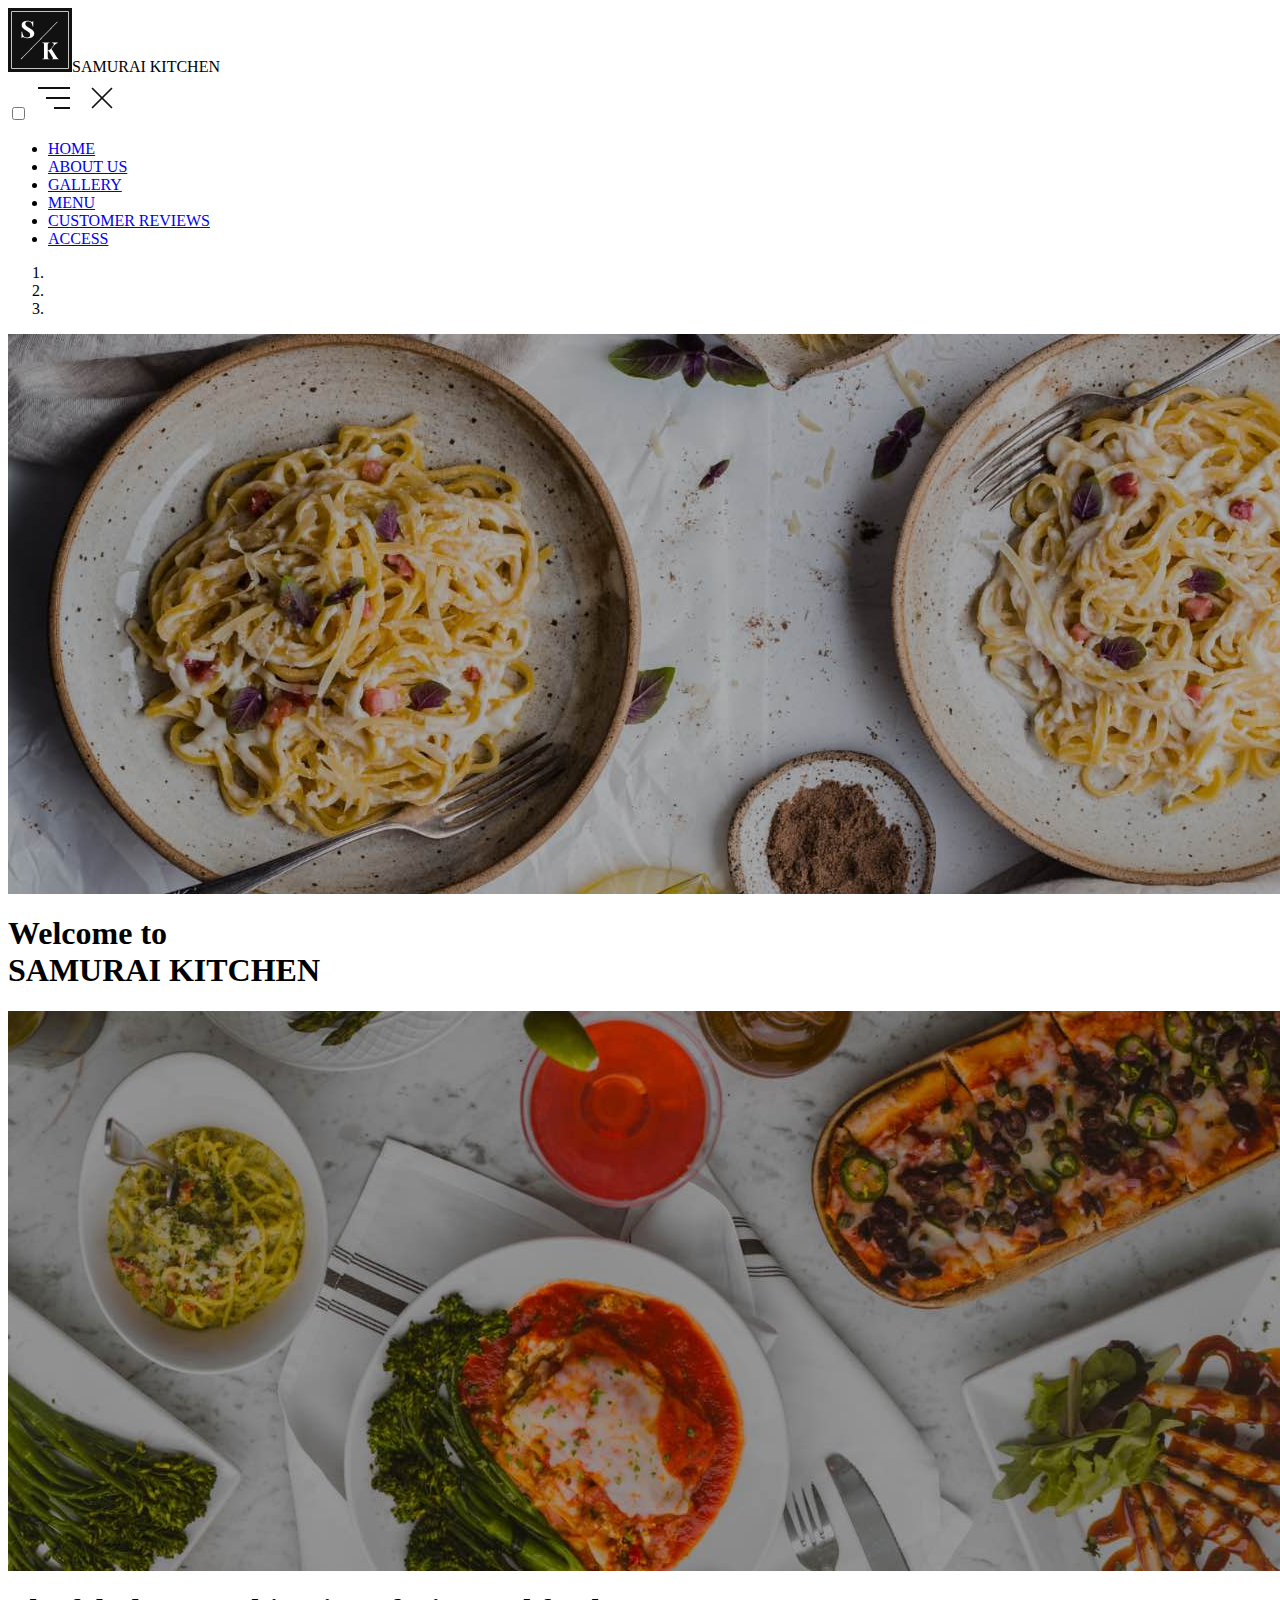
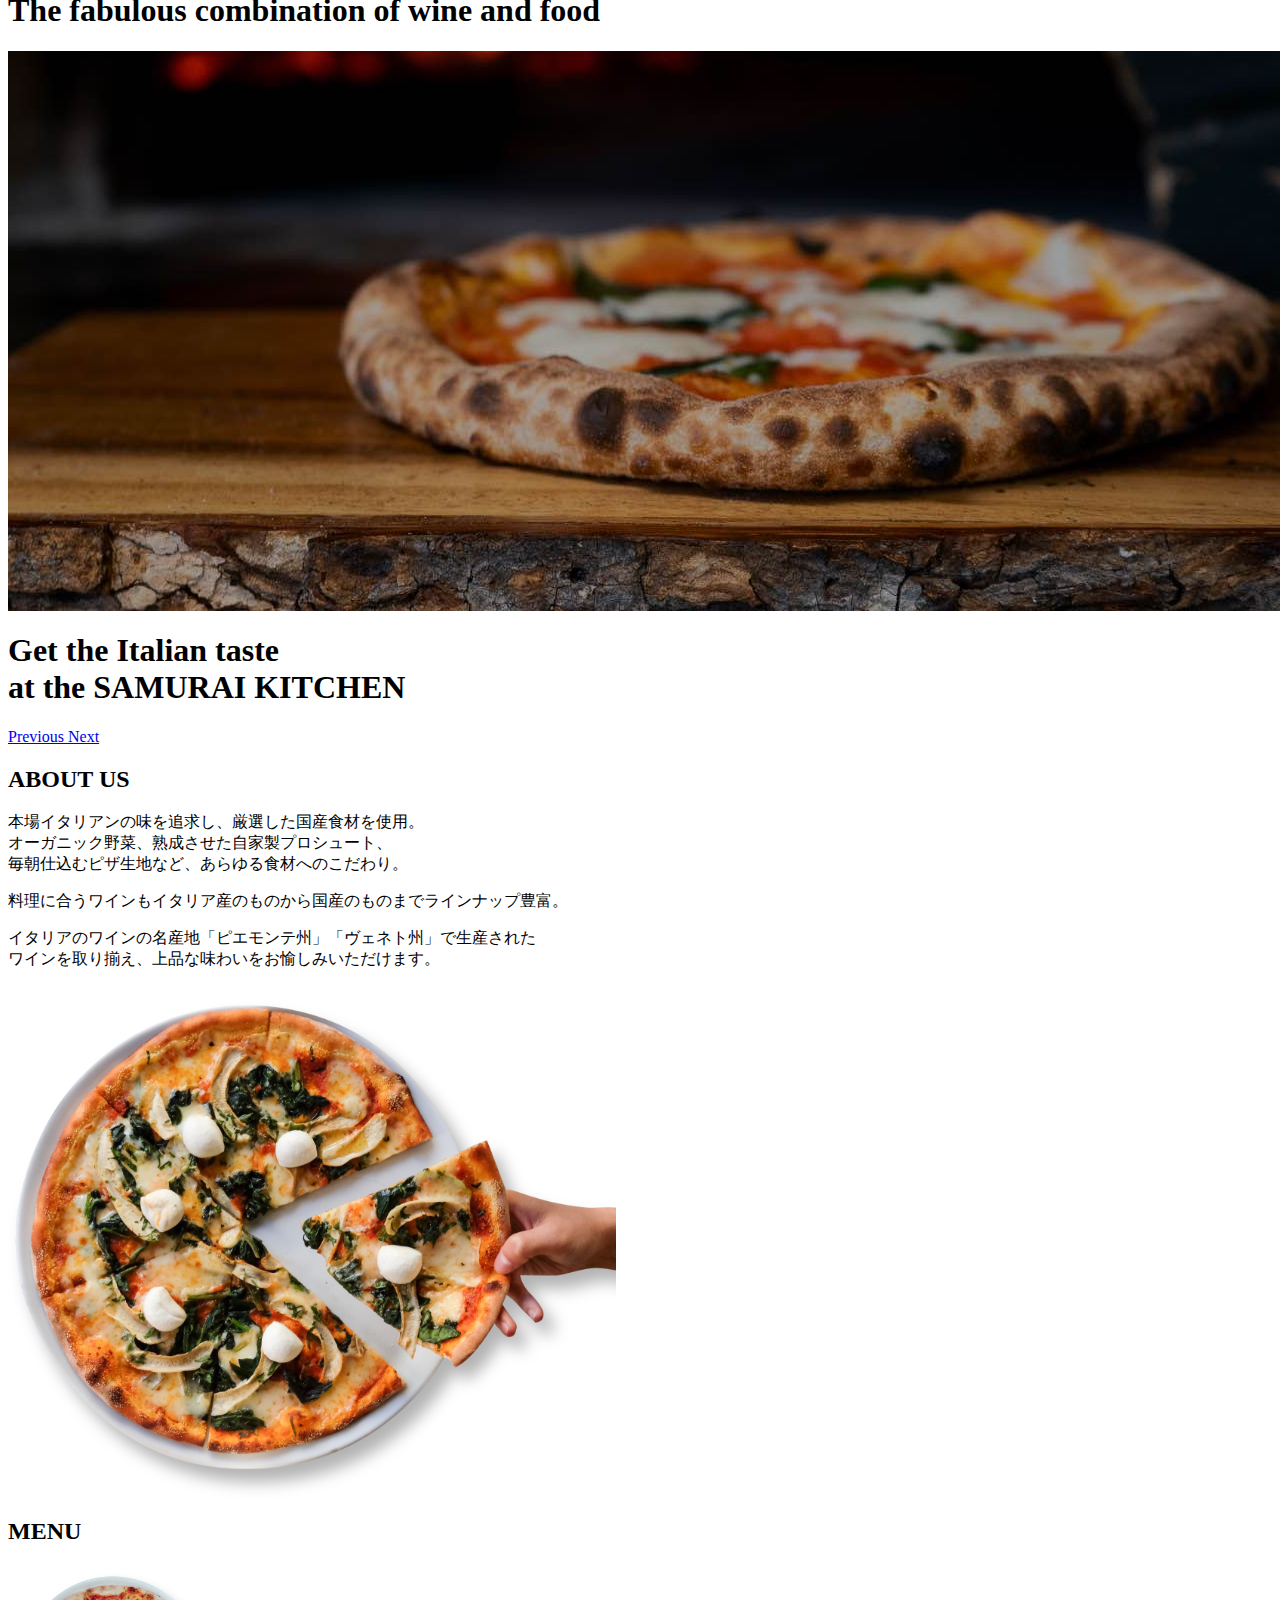
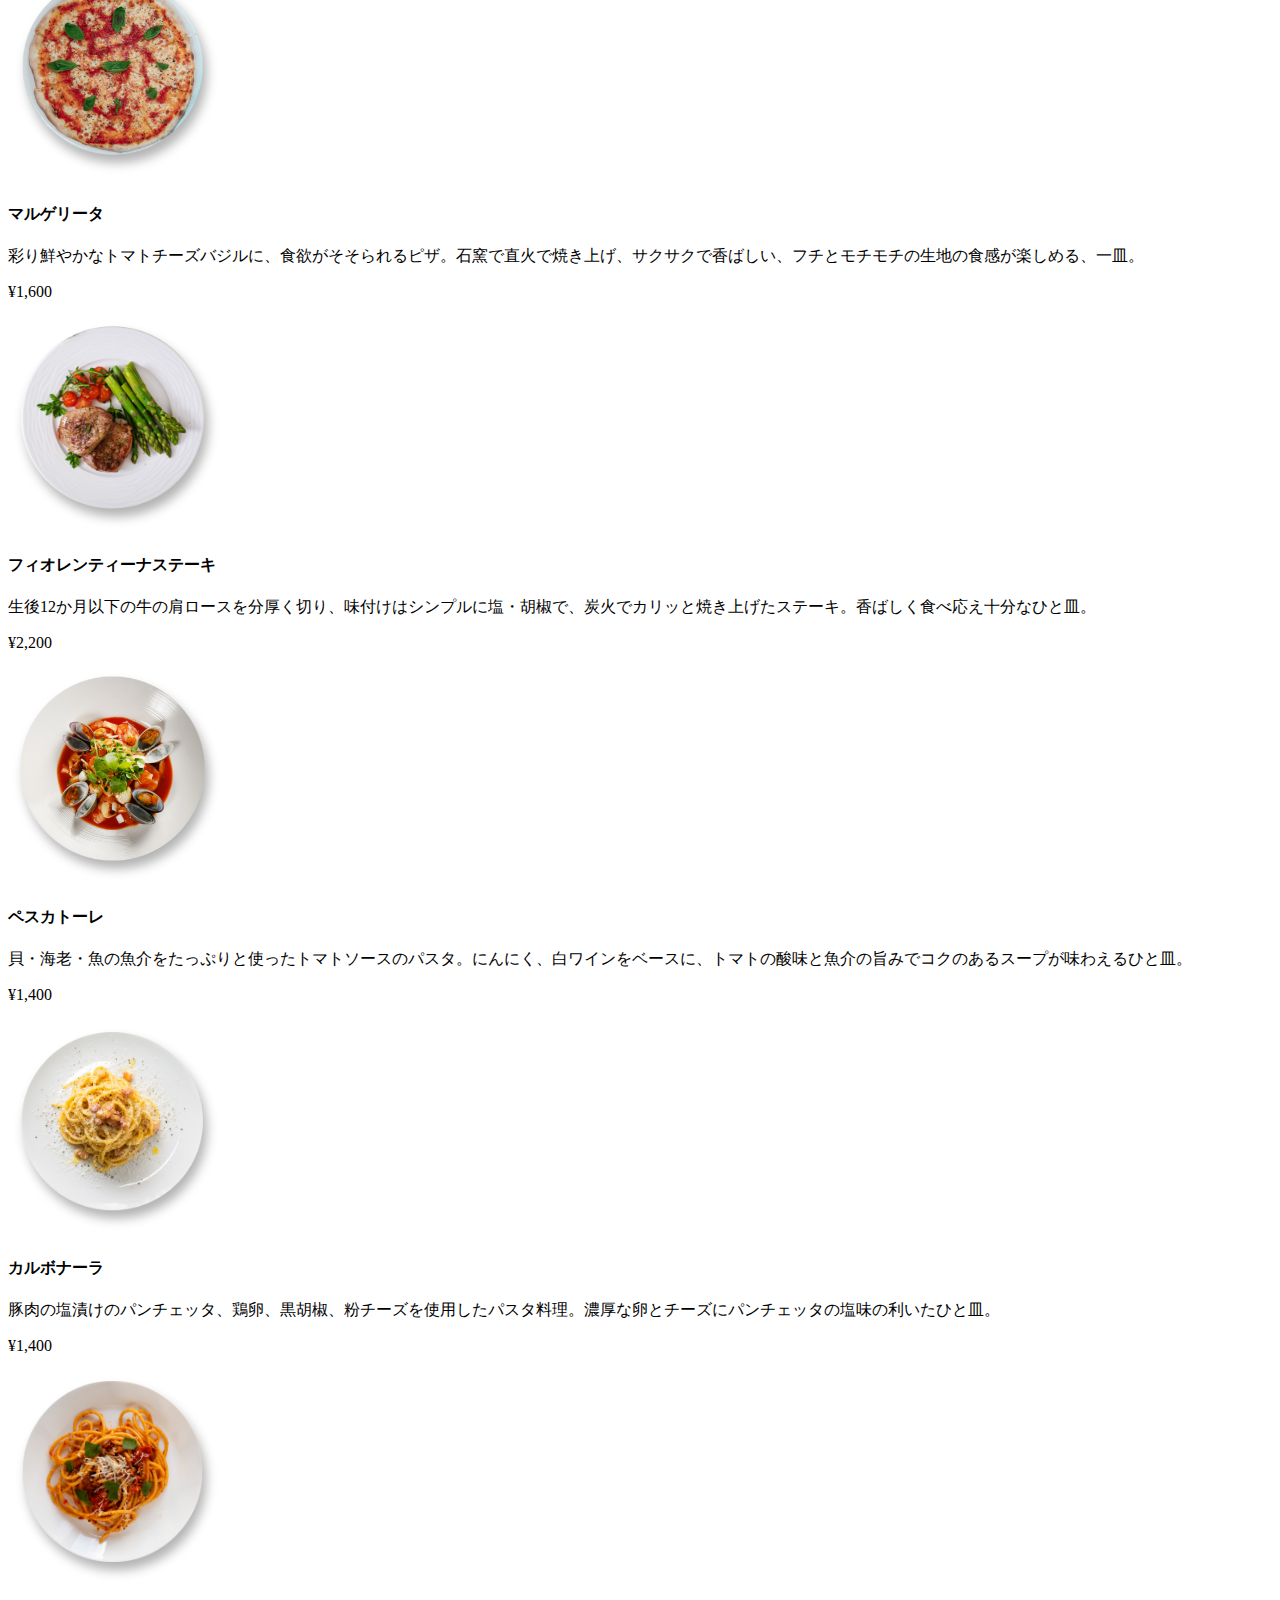
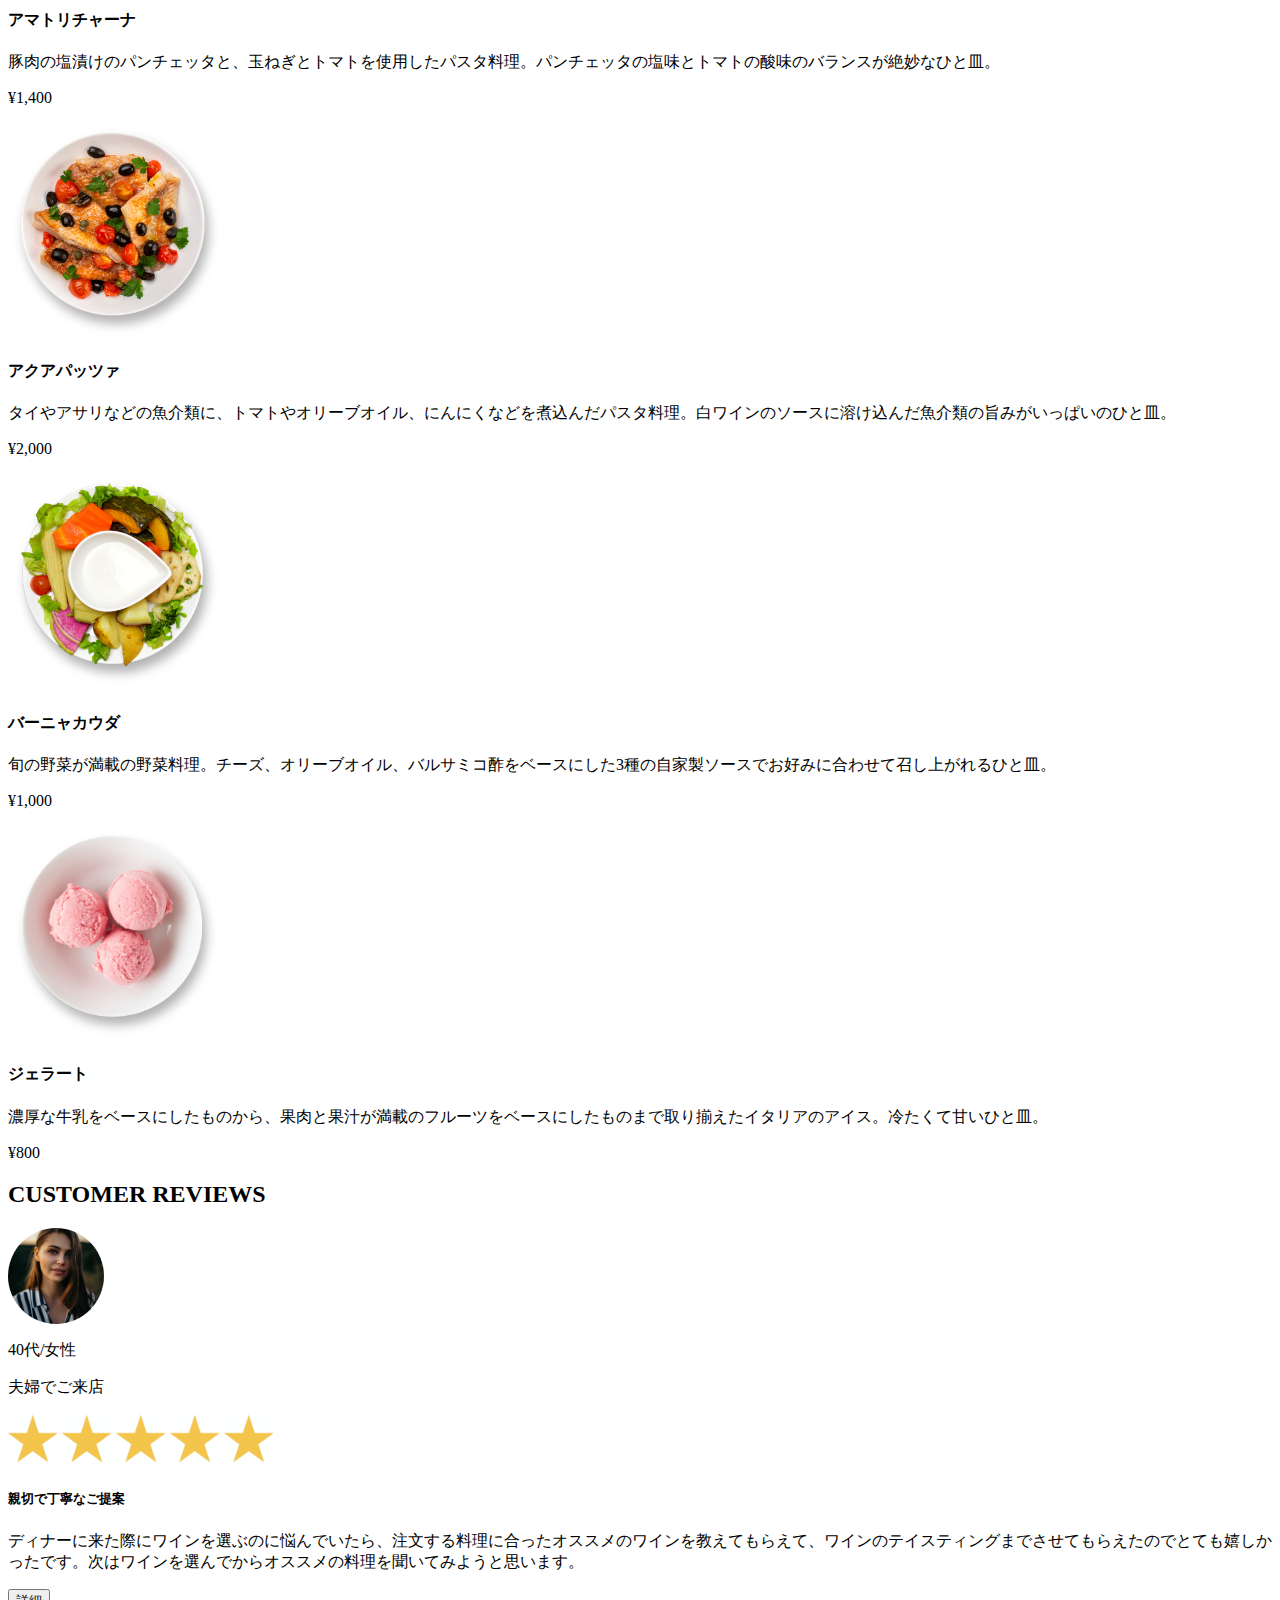
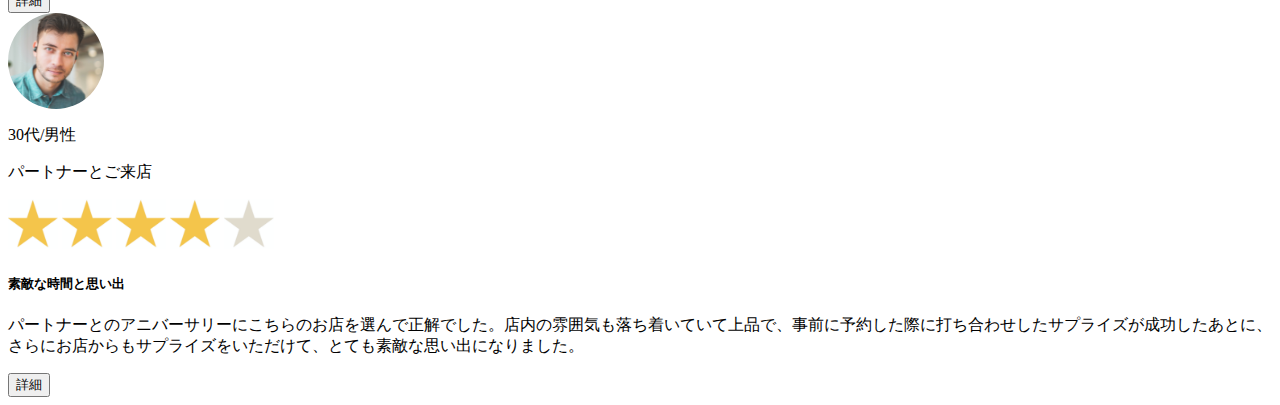
<file: kadai_015/sample.html>
<body>
	<main>
		<!-- ナビゲーションメニュー開始 -->
		<nav class="navbar navbar-expand-lg">
			<div class="container">
				<a class="navbar-brand my_navbar_brand">
					<img
						class="img-fluid navbar_brand_logo"
						src="img/site_logo.png"
						alt="サイトアイコン"
					/><span>SAMURAI KITCHEN</span>
				</a>
				<div
					class="navbar-toggler hamburger_menu"
					data-bs-toggle="collapse"
					data-bs-target="#navbarNav"
					aria-controls="navbarNav"
					aria-expanded="false"
					aria-label="Toggle navigation"
				>
					<input type="checkbox" id="hamburger_btn_check" />
					<label for="hamburger_btn_check" class="hamburger_btn">
						<img
							class="btn_open"
							src="img/button_open.png"
							alt="ナビゲーションメニューのボタン"
						/>
						<img
							class="btn_close"
							src="img/button_close.png"
							alt="ナビゲーションメニューのボタン"
						/>
					</label>
				</div>
				<div
					class="collapse navbar-collapse justify-content-end"
					id="navbarNav"
				>
					<ul class="navbar-nav">
						<li class="nav-item px-2">
							<a class="nav-link my_nav_link my-2" aria-current="page" href="#"
								>HOME</a
							>
						</li>

						<li class="nav-item px-2">
							<a class="nav-link my_nav_link my-2" href="#about">ABOUT US</a>
						</li>

						<li class="nav-item px-2">
							<a class="nav-link my_nav_link my-2" href="#gallery">GALLERY</a>
						</li>

						<li class="nav-item px-2">
							<a class="nav-link my_nav_link my-2" href="#menu">MENU</a>
						</li>

						<li class="nav-item px-2">
							<a class="nav-link my_nav_link my-2" href="#review"
								>CUSTOMER REVIEWS</a
							>
						</li>

						<li class="nav-item px-2">
							<a class="nav-link my_nav_link my-2" href="#access">ACCESS</a>
						</li>
					</ul>
				</div>
			</div>
		</nav>
		<!-- ナビゲーションメニュー終了 -->
	</main>
</body>

<!-- カルーセルーーーーーーーーーーーーー -->
<!-- カルーセル開始 -->

<div id="myCarousel" class="carousel slide mb-5" data-bs-ride="carousel">
	<ol class="carousel-indicators">
		<li data-bs-target="#myCarousel" data-bs-slide-to="0" class="active"></li>
		<li data-bs-target="#myCarousel" data-bs-slide-to="1"></li>
		<li data-bs-target="#myCarousel" data-bs-slide-to="2"></li>
	</ol>

	<div class="carousel-inner">
		<div class="carousel-item active">
			<img src="img/slider-1.jpg" alt="SAMURAI KITCHEN-1" />
			<div class="carousel-caption">
				<h1 class="my_carousel_caption">
					Welcome to<br />
					SAMURAI KITCHEN
				</h1>
			</div>
		</div>

		<div class="carousel-item">
			<img src="img/slider-2.jpg" alt="サンプル画像" />
			<div class="carousel-caption">
				<h1 class="my_carousel_caption">
					The fabulous combination of&nbsp;wine&nbsp;and&nbsp;food
				</h1>
			</div>
		</div>

		<div class="carousel-item">
			<img src="img/slider-3.jpg" alt="サンプル画像" />
			<div class="carousel-caption">
				<h1 class="my_carousel_caption">
					Get the Italian taste<br />
					at the SAMURAI&nbsp;KITCHEN
				</h1>
			</div>
		</div>
	</div>
	<a
		class="carousel-control-prev"
		href="#myCarousel"
		role="button"
		data-bs-slide="prev"
	>
		<span class="carousel-control-prev-icon" aria-hidden="true"></span>
		<span class="visually-hidden">Previous</span>
	</a>

	<a
		class="carousel-control-next"
		href="#myCarousel"
		role="button"
		data-bs-slide="next"
	>
		<span class="carousel-control-next-icon" aria-hidden="true"></span>
		<span class="visually-hidden">Next</span>
	</a>
</div>

<!-- カルーセル終了 -->

<!-- アバウト ーーーーーーーーーーーーーーーーーーー-->
<section class="about_us_bg" id="about">
	<div class="container py-5 mb-5">
		<div class="row">
			<div class="col-lg-6 text-left">
				<div class="py-5">
					<h2 class="section_title about mb-5">ABOUT US</h2>
					<p class="mb-2">
						本場イタリアンの味を追求し、厳選した国産食材を使用。<br />
						オーガニック野菜、熟成させた自家製プロシュート、<br />
						毎朝仕込むピザ生地など、あらゆる食材へのこだわり。<br />
					</p>
					<p class="mb-2">
						料理に合うワインもイタリア産のものから国産のものまでラインナップ豊富。<br />
					</p>
					<p class="mb-2">
						イタリアのワインの名産地「ピエモンテ州」「ヴェネト州」で生産された<br />
						ワインを取り揃え、上品な味わいをお愉しみいただけます。<br />
					</p>
				</div>
			</div>
			<div class="col-lg-6">
				<img src="img/img-about-us.png" class="img-fluid" alt="pizza" />
			</div>
		</div>
	</div>
</section>

<!-- メニューーーーーーーーーーーーーーーーーーー -->
<!-- メニューセクション -->
<section id="menu">
	<div class="container">
		<div class="row">
			<div class="col-lg-12">
				<h2 class="section_title menu text-center mb-5">MENU</h2>
			</div>
		</div>
	</div>

	<div class="container mb-5">
		<div class="row">
			<div class="col-12 col-lg-6">
				<div class="row g-0 mb-4">
					<div class="col-12 col-lg-5 text-center">
						<img
							src="img/margherita.png"
							class="img-fluid"
							alt="マルゲリータ"
						/>
					</div>
					<div class="col-12 col-lg-7 p-4">
						<h4 class="mb-0 menu_title">マルゲリータ</h4>
						<p class="my-auto">
							彩り鮮やかなトマトチーズバジルに、食欲がそそられるピザ。石窯で直火で焼き上げ、サクサクで香ばしい、フチとモチモチの生地の食感が楽しめる、一皿。
						</p>
						<p class="menu_price">¥1,600</p>
					</div>
				</div>
			</div>

			<div class="col-12 col-lg-6">
				<div class="row g-0 mb-4">
					<div class="col-12 col-lg-5 text-center">
						<img
							src="img/steak.png"
							class="img-fluid"
							alt="フィオレンティーナステーキ"
						/>
					</div>
					<div class="col-12 col-lg-7 p-4">
						<h4 class="mb-0 menu_title">フィオレンティーナステーキ</h4>
						<p class="my-auto">
							生後12か月以下の牛の肩ロースを分厚く切り、味付けはシンプルに塩・胡椒で、炭火でカリッと焼き上げたステーキ。香ばしく食べ応え十分なひと皿。
						</p>
						<p class="menu_price">¥2,200</p>
					</div>
				</div>
			</div>

			<div class="col-12 col-lg-6">
				<div class="row g-0 mb-4">
					<div class="col-12 col-lg-5 text-center">
						<img src="img/pescatore.png" class="img-fluid" alt="ペスカトーレ" />
					</div>
					<div class="col-12 col-lg-7 p-4">
						<h4 class="mb-0 menu_title">ペスカトーレ</h4>
						<p class="my-auto">
							貝・海老・魚の魚介をたっぷりと使ったトマトソースのパスタ。にんにく、白ワインをベースに、トマトの酸味と魚介の旨みでコクのあるスープが味わえるひと皿。
						</p>
						<p class="menu_price">¥1,400</p>
					</div>
				</div>
			</div>

			<div class="col-12 col-lg-6">
				<div class="row g-0 mb-4">
					<div class="col-12 col-lg-5 text-center">
						<img src="img/carbonara.png" class="img-fluid" alt="カルボナーラ" />
					</div>
					<div class="col-12 col-lg-7 p-4">
						<h4 class="mb-0 menu_title">カルボナーラ</h4>
						<p class="my-auto">
							豚肉の塩漬けのパンチェッタ、鶏卵、黒胡椒、粉チーズを使用したパスタ料理。濃厚な卵とチーズにパンチェッタの塩味の利いたひと皿。
						</p>
						<p class="menu_price">¥1,400</p>
					</div>
				</div>
			</div>

			<div class="col-12 col-lg-6">
				<div class="row g-0 mb-4">
					<div class="col-12 col-lg-5 text-center">
						<img
							src="img/amatriciana.png"
							class="img-fluid"
							alt="アマトリチャーナ"
						/>
					</div>
					<div class="col-12 col-lg-7 p-4">
						<h4 class="mb-0 menu_title">アマトリチャーナ</h4>
						<p class="my-auto">
							豚肉の塩漬けのパンチェッタと、玉ねぎとトマトを使用したパスタ料理。パンチェッタの塩味とトマトの酸味のバランスが絶妙なひと皿。
						</p>
						<p class="menu_price">¥1,400</p>
					</div>
				</div>
			</div>

			<div class="col-12 col-lg-6">
				<div class="row g-0 mb-4">
					<div class="col-12 col-lg-5 text-center">
						<img
							src="img/acqua-pazza.png"
							class="img-fluid"
							alt="アクアパッツァ"
						/>
					</div>
					<div class="col-12 col-lg-7 p-4">
						<h4 class="mb-0 menu_title">アクアパッツァ</h4>
						<p class="my-auto">
							タイやアサリなどの魚介類に、トマトやオリーブオイル、にんにくなどを煮込んだパスタ料理。白ワインのソースに溶け込んだ魚介類の旨みがいっぱいのひと皿。
						</p>
						<p class="menu_price">¥2,000</p>
					</div>
				</div>
			</div>

			<div class="col-12 col-lg-6">
				<div class="row g-0 mb-4">
					<div class="col-12 col-lg-5 text-center">
						<img
							src="img/bagna-cauda.png"
							class="img-fluid"
							alt="バーニャカウダ"
						/>
					</div>
					<div class="col-12 col-lg-7 p-4">
						<h4 class="mb-0 menu_title">バーニャカウダ</h4>
						<p class="my-auto">
							旬の野菜が満載の野菜料理。チーズ、オリーブオイル、バルサミコ酢をベースにした3種の自家製ソースでお好みに合わせて召し上がれるひと皿。
						</p>
						<p class="menu_price">¥1,000</p>
					</div>
				</div>
			</div>

			<div class="col-12 col-lg-6">
				<div class="row g-0 mb-4">
					<div class="col-12 col-lg-5 text-center">
						<img src="img/gelato.png" class="img-fluid" alt="ジェラート" />
					</div>
					<div class="col-12 col-lg-7 p-4">
						<h4 class="mb-0 menu_title">ジェラート</h4>
						<p class="my-auto">
							濃厚な牛乳をベースにしたものから、果肉と果汁が満載のフルーツをベースにしたものまで取り揃えたイタリアのアイス。冷たくて甘いひと皿。
						</p>
						<p class="menu_price">¥800</p>
					</div>
				</div>
			</div>
		</div>
	</div>
</section>
<!-- メニューセクション終了 -->

<!-- レビューーーーーーーーーーーーーーーーーーーーーーー -->
<!-- レビューセクション開始 -->
<section id="review">
	<div class="review_wrapper">
		<div class="container py-5 mb-5">
			<div class="text-center mb-5">
				<h2 class="section_title review text-center text-white">
					CUSTOMER REVIEWS
				</h2>
			</div>
			<div class="row pb-5 justify-content-center">
				<div class="col-12 col-lg-5 mt-3">
					<div class="bg-white h_420">
						<div class="p-4">
							<div class="d-flex align-items-center">
								<img
									src="img/customer-woman.png"
									class="reviewer_img"
									alt="サンプル画像"
								/>
								<div>
									<p class="my-0">40代/女性</p>
									<p class="my-0">夫婦でご来店</p>
								</div>
							</div>
							<div class="my-3">
								<img src="img/star-point.png" class="star_img" alt="star" />
								<img src="img/star-point.png" class="star_img" alt="star" />
								<img src="img/star-point.png" class="star_img" alt="star" />
								<img src="img/star-point.png" class="star_img" alt="star" />
								<img src="img/star-point.png" class="star_img" alt="star" />
							</div>
							<h5>親切で丁寧なご提案</h5>
							<p>
								ディナーに来た際にワインを選ぶのに悩んでいたら、注文する料理に合ったオススメのワインを教えてもらえて、ワインのテイスティングまでさせてもらえたのでとても嬉しかったです。次はワインを選んでからオススメの料理を聞いてみようと思います。
							</p>
							<button type="button" class="btn btn-warning shadow fix_bottom">
								詳細
							</button>
						</div>
					</div>
				</div>
				<div class="col-12 col-lg-5 mt-3">
					<div class="bg-white h_420">
						<div class="p-4">
							<div class="d-flex align-items-center">
								<img
									src="img/customer-man.png"
									class="reviewer_img"
									alt="サンプル画像"
								/>
								<div>
									<p class="my-0">30代/男性</p>
									<p class="my-0">パートナーとご来店</p>
								</div>
							</div>
							<div class="my-3">
								<img src="img/star-point.png" class="star_img" alt="star" />
								<img src="img/star-point.png" class="star_img" alt="star" />
								<img src="img/star-point.png" class="star_img" alt="star" />
								<img src="img/star-point.png" class="star_img" alt="star" />
								<img
									src="img/star-no-point.png"
									class="star_img"
									alt="no-star"
								/>
							</div>
							<h5>素敵な時間と思い出</h5>
							<p>
								パートナーとのアニバーサリーにこちらのお店を選んで正解でした。店内の雰囲気も落ち着いていて上品で、事前に予約した際に打ち合わせしたサプライズが成功したあとに、さらにお店からもサプライズをいただけて、とても素敵な思い出になりました。
							</p>
							<button type="button" class="btn btn-warning shadow fix_bottom">
								詳細
							</button>
						</div>
					</div>
				</div>
			</div>
		</div>
	</div>
</section>
<!-- レビューセクション終了 -->
</file>
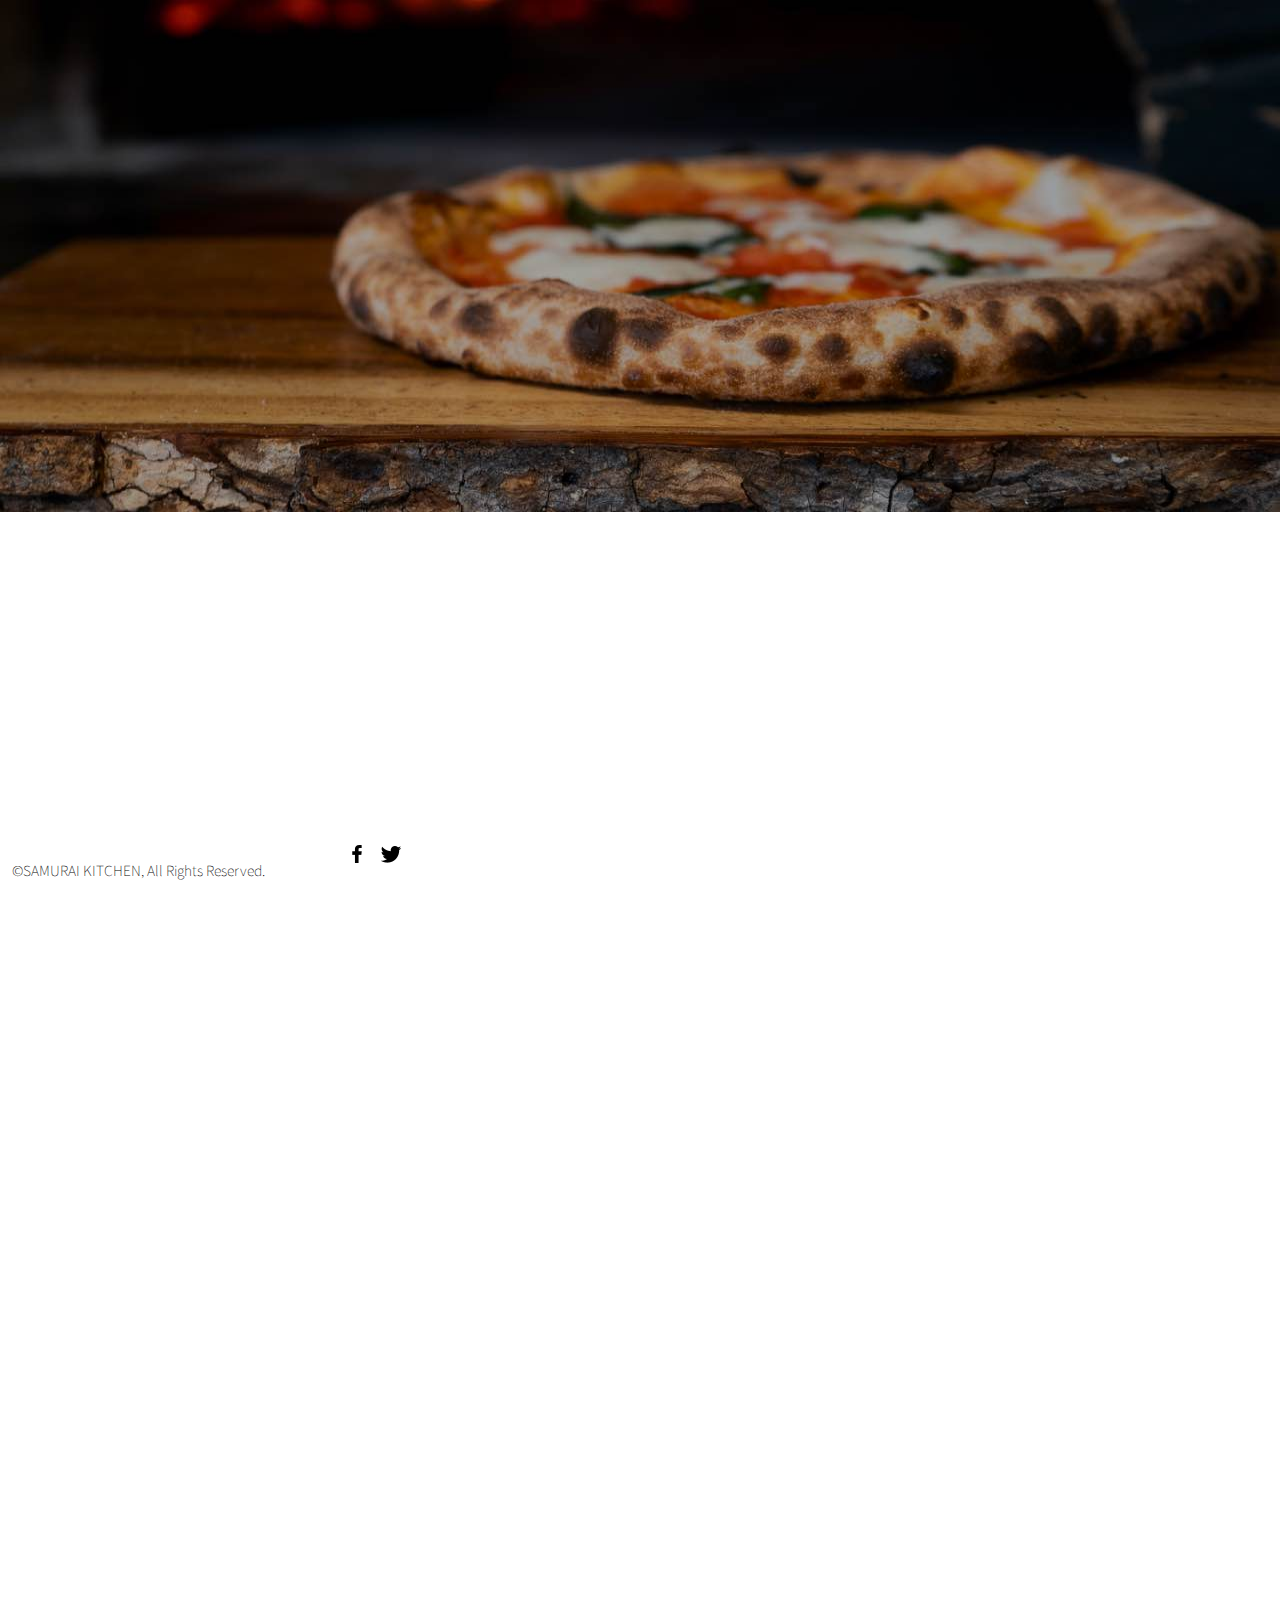
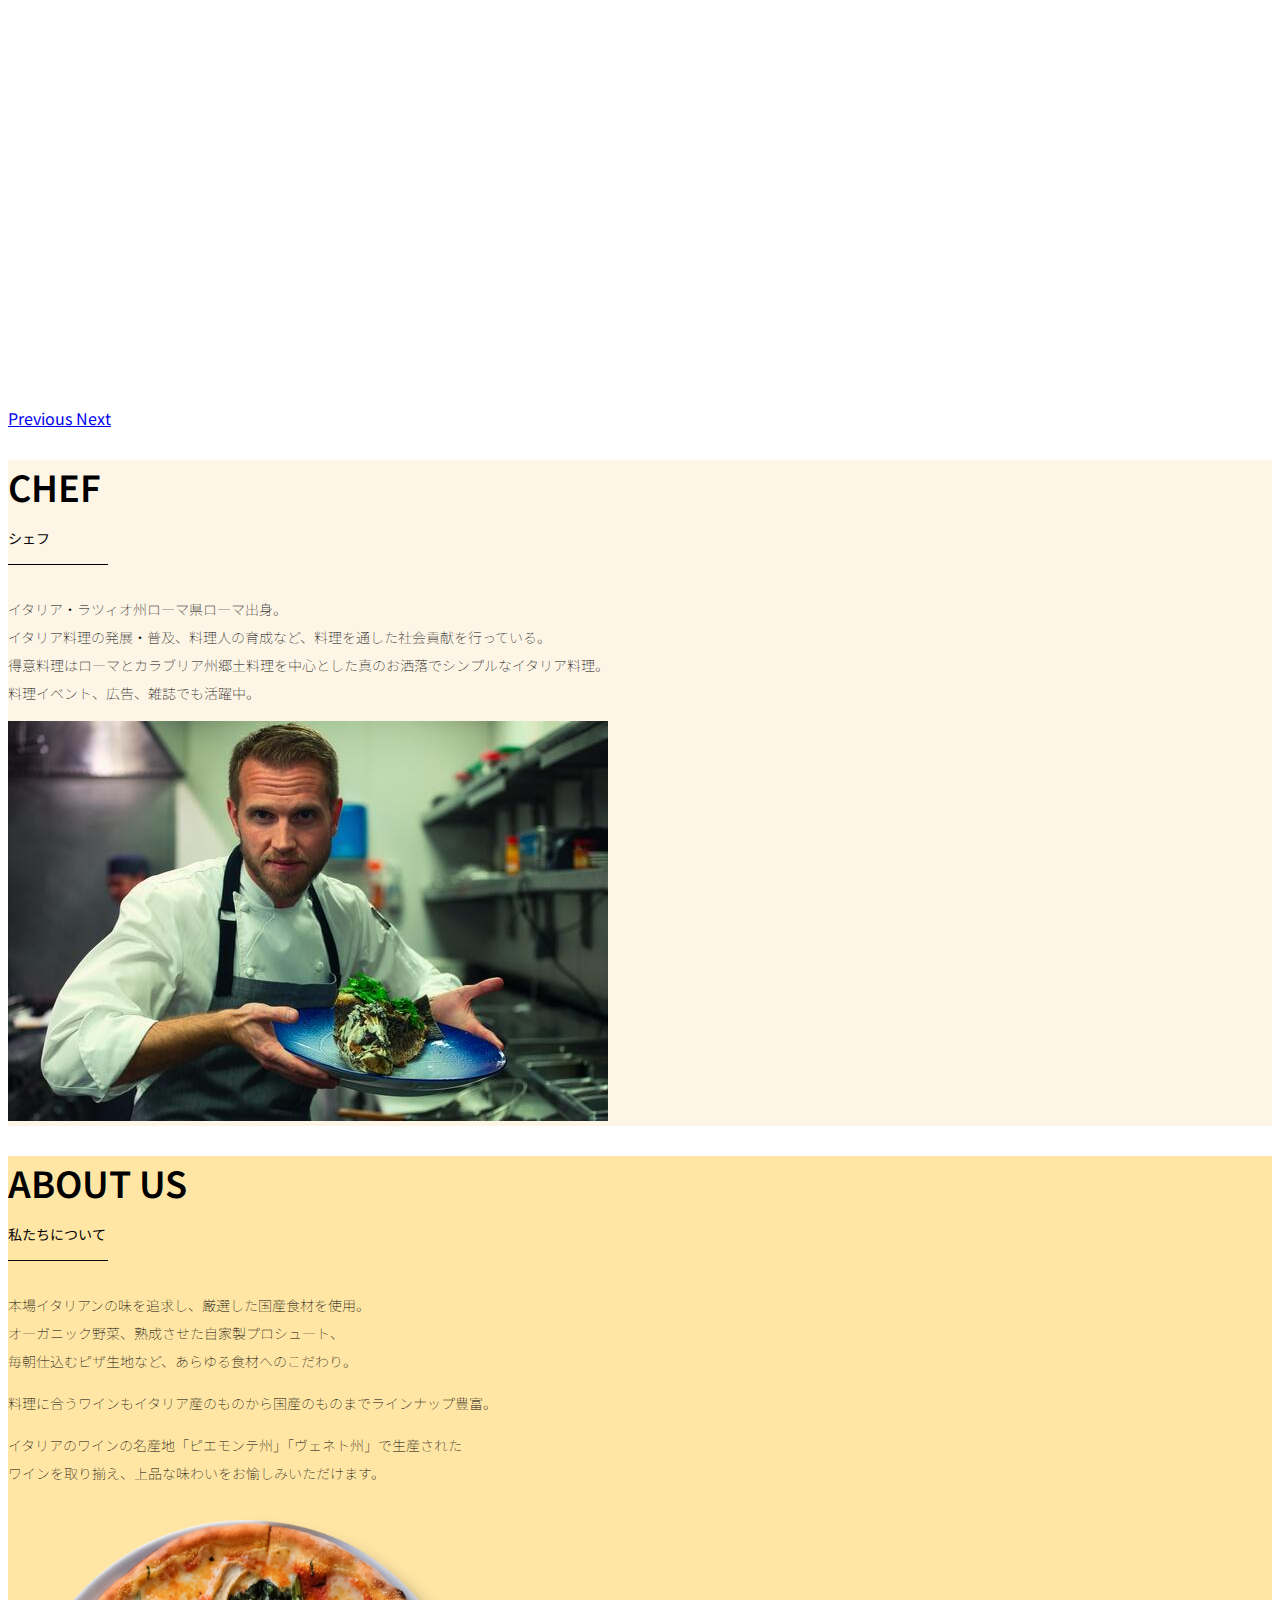
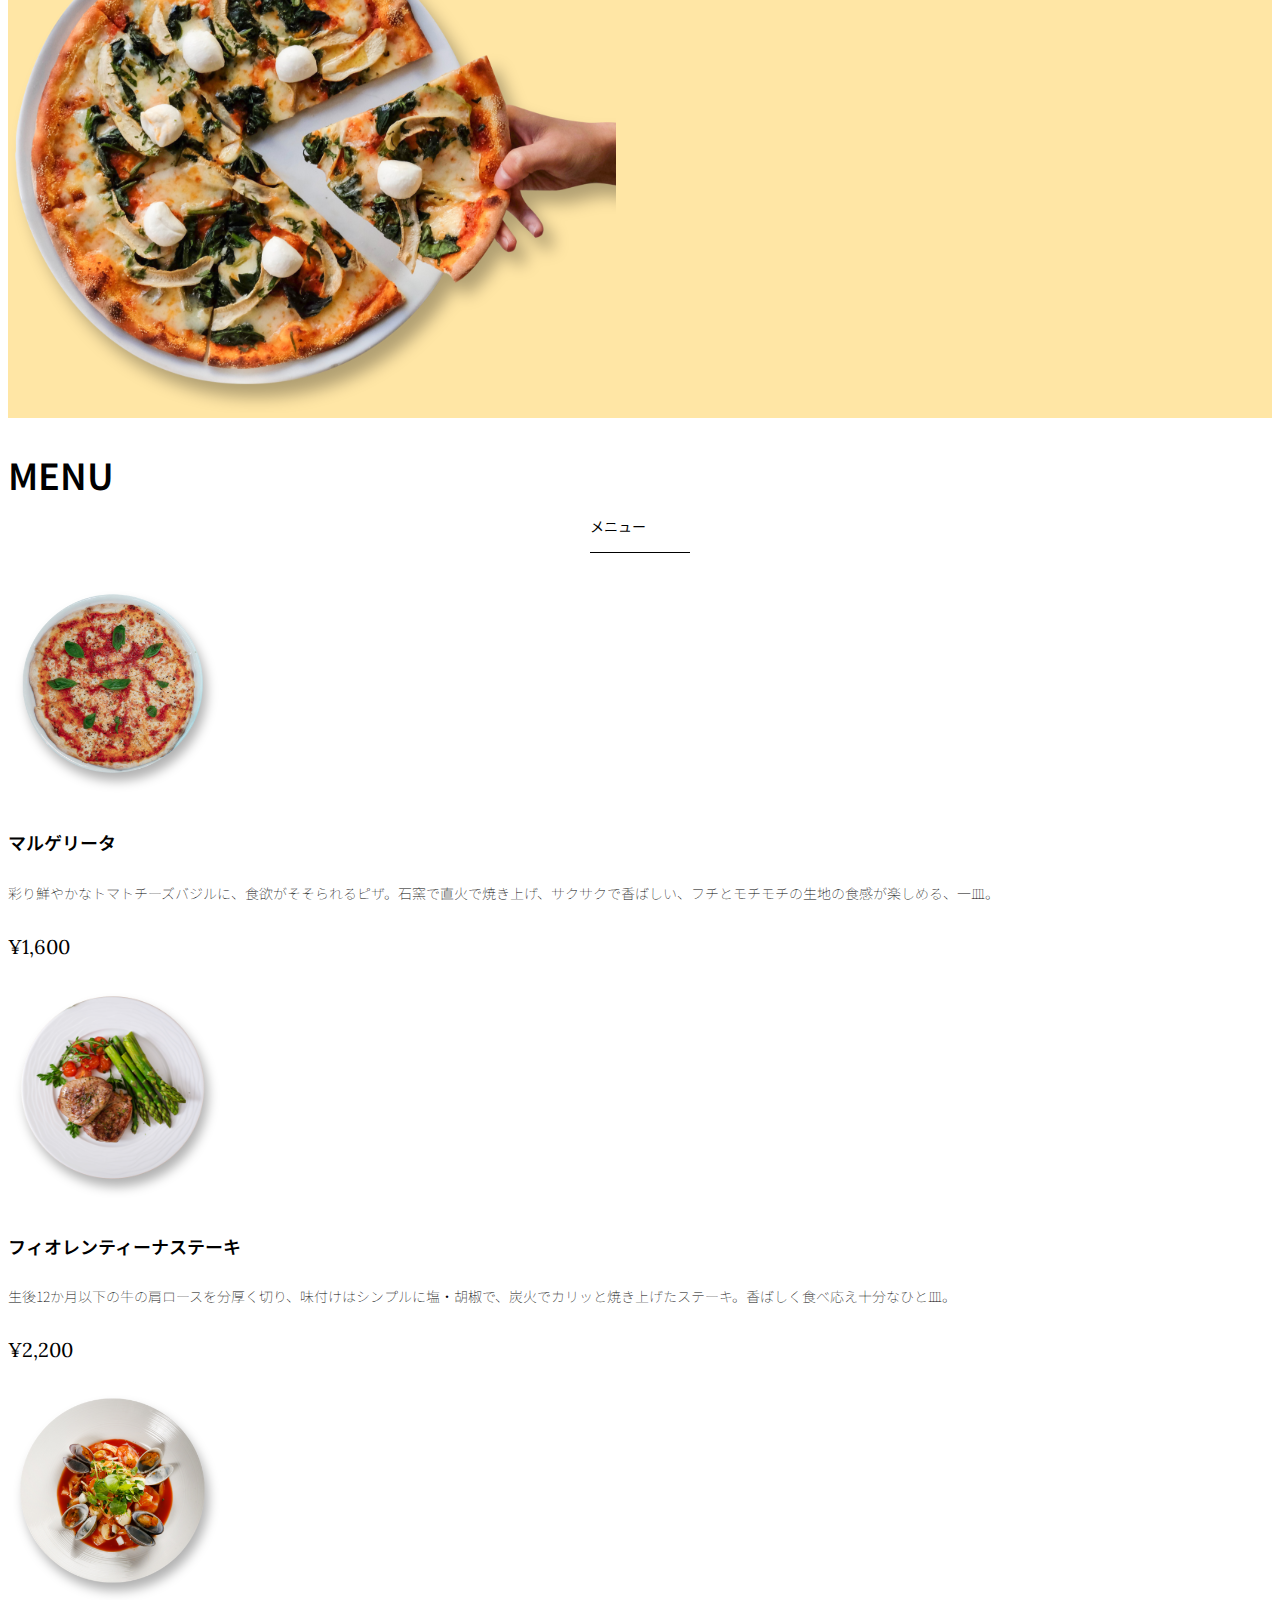
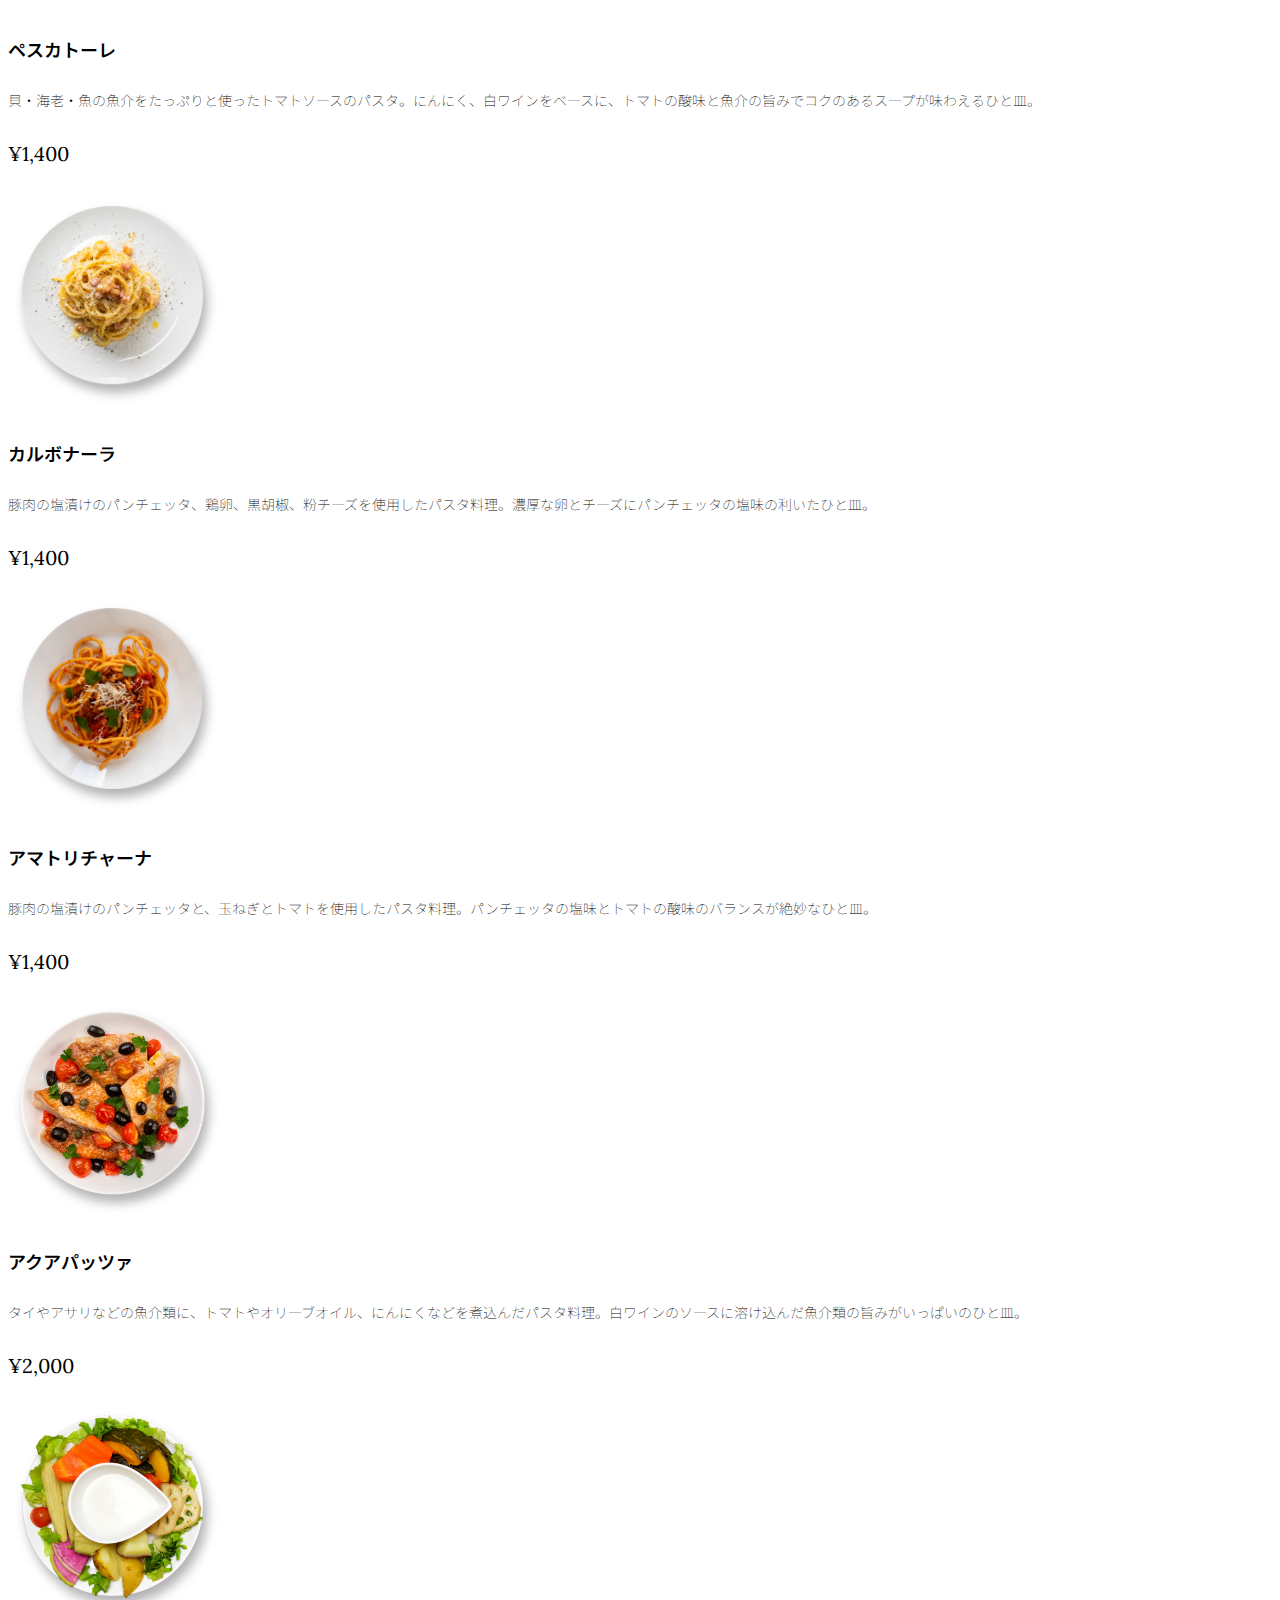
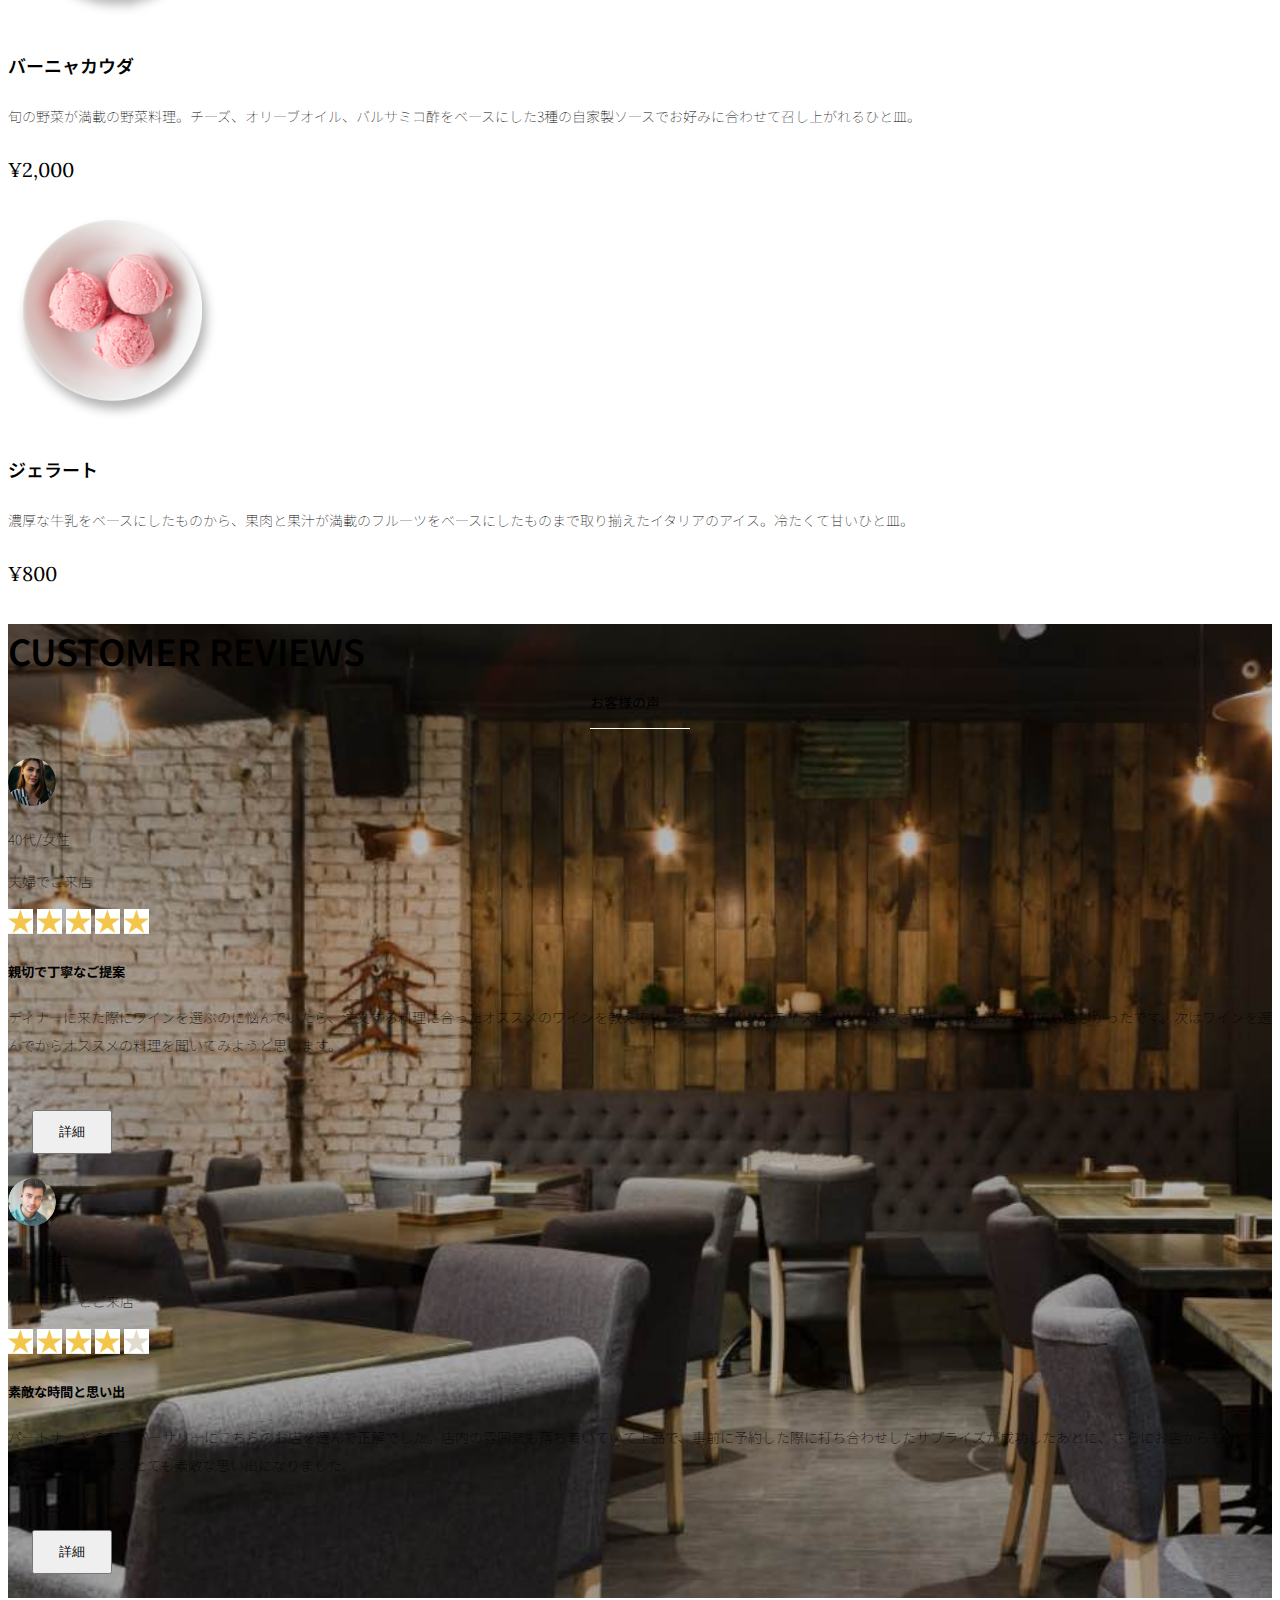
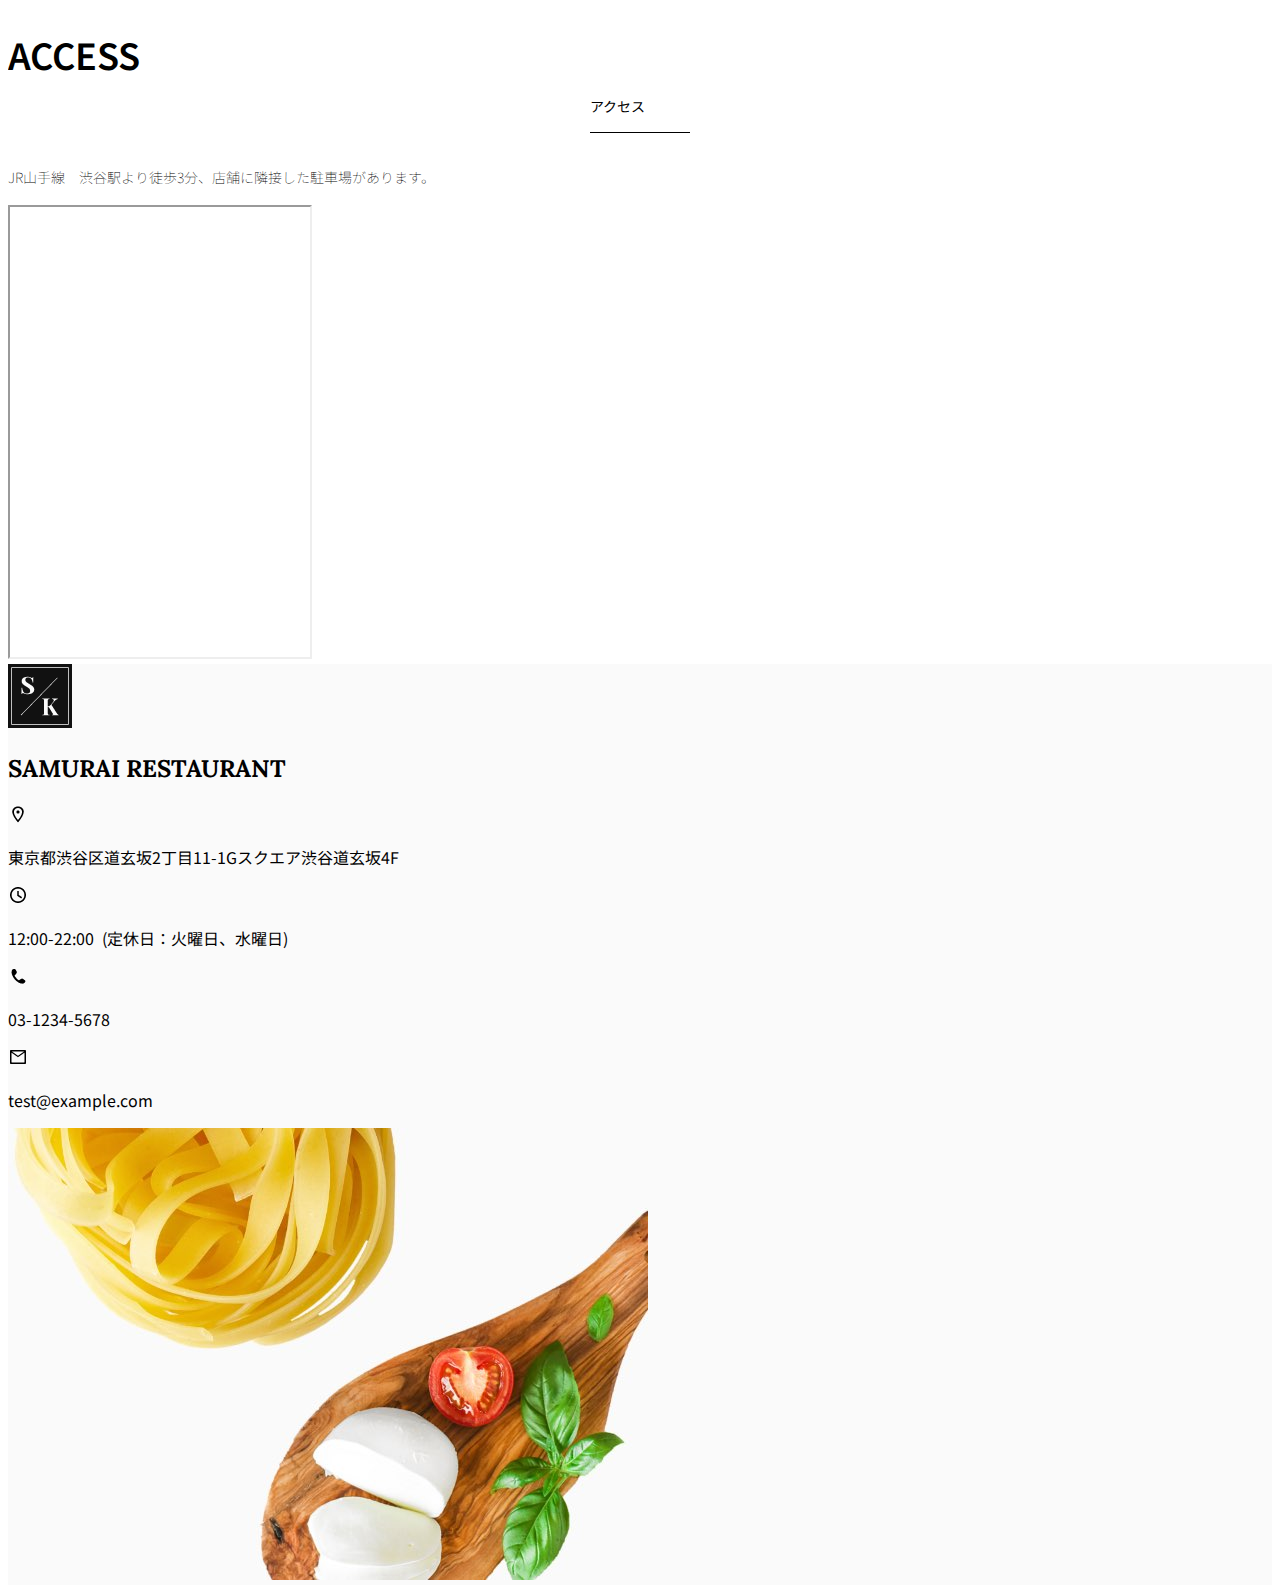
<file: kadai_015/test.html>
<!DOCTYPE html>
<html lang="ja">
	<head>
		<meta charset="utf-8" />
		<!-- マルチデバイス対応 -->
		<meta name="viewport" content="width=device-width, initial-scale=1" />
		<meta name="description" content="" />
		<meta name="author" content="SAMURAI ENGINEER" />
		<title>SAMURAI XD_HTML教材</title>
		<!-- ************************************************ bootstrap.min.cssの読み込み -->
		<link
			href="https://cdn.jsdelivr.net/npm/bootstrap@5.0.0-beta1/dist/css/bootstrap.min.css"
			rel="stylesheet"
			integrity="sha384-giJF6kkoqNQ00vy+HMDP7azOuL0xtbfIcaT9wjKHr8RbDVddVHyTfAAsrekwKmP1"
			crossorigin="anonymous"
		/>
		<!-- ************************************************ bootstrap.bundle.min.jsの読み込み -->
		<script
			src="https://cdn.jsdelivr.net/npm/bootstrap@5.0.0-beta1/dist/js/bootstrap.bundle.min.js"
			integrity="sha384-ygbV9kiqUc6oa4msXn9868pTtWMgiQaeYH7/t7LECLbyPA2x65Kgf80OJFdroafW"
			crossorigin="anonymous"
			defer
		></script>

		<!-- ************************************************ Google Font読み込み -->
		<link rel="preconnect" href="https://fonts.gstatic.com" />
		<link
			href="https://fonts.googleapis.com/css2?family=Lora&display=swap"
			rel="stylesheet"
		/>
		<link
			href="https://fonts.googleapis.com/css2?family=Noto+Sans+JP:wght@300&display=swap"
			rel="stylesheet"
		/>
		<!-- ************************************************ Font Awesome -->
		<link
			rel="stylesheet"
			href="https://use.fontawesome.com/releases/v5.1.0/css/all.css"
			integrity="sha384-lKuwvrZot6UHsBSfcMvOkWwlCMgc0TaWr+30HWe3a4ltaBwTZhyTEggF5tJv8tbt"
			crossorigin="anonymous"
		/>
		<!-- ************************************************今回作成する styles.cssの読み込み -->
		<link href="stylesheet/style.css" rel="stylesheet" />
		<!-- ************************************************  -->
	</head>

	<body>
		<main>
			<!-- ************************************************ ナビゲーションバー開始 -->
			<nav class="navbar navbar-expand-lg">
				<div class="container">
					<a class="navbar-brand my_navbar_brand">
						<img
							class="img-fluid navbar_brand_logo"
							src="img/site_logo.png"
							alt="サイトアイコン"
						/><span>SAMURAI KITCHEN</span>
					</a>
					<div
						class="navbar-toggler hamburger_menu"
						data-bs-toggle="collapse"
						data-bs-target="#navbarNav"
						aria-controls="navbarNav"
						aria-expanded="false"
						aria-label="Toggle navigation"
					>
						<input type="checkbox" id="hamburger_btn_check" />
						<label for="hamburger_btn_check" class="hamburger_btn">
							<img
								class="btn_open"
								src="img/button_open.png"
								alt="ナビゲーションバーのボタン"
							/>
							<img
								class="btn_close"
								src="img/button_close.png"
								alt="ナビゲーションバーのボタン"
							/>
						</label>
					</div>
					<div
						class="collapse navbar-collapse justify-content-end"
						id="navbarNav"
					>
						<ul class="navbar-nav">
							<li class="nav-item px-2">
								<a
									class="nav-link my_nav_link my-2"
									aria-current="page"
									href="#"
									>HOME</a
								>
							</li>
							<li class="nav-item px-2">
								<a class="nav-link my_nav_link my-2" href="#about">ABOUT US</a>
							</li>
                            <li class="nav-item px-2">
								<a class="nav-link my_nav_link my-2" href="#chef">CHEF</a>
							</li>
							<li class="nav-item px-2">
								<a class="nav-link my_nav_link my-2" href="#gallery">GALLERY</a>
							</li>
							<li class="nav-item px-2">
								<a class="nav-link my_nav_link my-2" href="#menu">MENU</a>
							</li>
							<li class="nav-item px-2">
								<a class="nav-link my_nav_link my-2" href="#review"
									>CUSTOMER REVIEWS</a
								>
							</li>
							<li class="nav-item px-2">
								<a class="nav-link my_nav_link my-2" href="#access">ACCESS</a>
							</li>
						</ul>
					</div>
				</div>
			</nav>
			<!-- ************************************************ ナビゲーションバー終了 -->
			<!-- ************************************************ カルーセル開始 -->
			<!-- idのmyCarouselはインジケーター部分のdata-bs-targetと紐付く必要がある。mb-5で下方向に余白追加。 -->
			<div id="myCarousel" class="carousel slide mb-5" data-bs-ride="carousel">
				<!-- インジケーター部分 -->
				<ol class="carousel-indicators">
					<!-- この箇所と前述のidは紐付いている。data-bs-slide-toの番号がカルーセルの順番。 -->
					<li
						data-bs-target="#myCarousel"
						data-bs-slide-to="0"
						class="active"
					></li>
					<li data-bs-target="#myCarousel" data-bs-slide-to="1"></li>
					<li data-bs-target="#myCarousel" data-bs-slide-to="2"></li>
				</ol>

				<!-- carousel-inner：カルーセルのキャプションと背景画像の部分。現在は1枚目だけ表示。 -->
				<div class="carousel-inner">
					<div class="carousel-item active">
						<img src="img/slider-1.jpg" alt="SAMURAI KITCHEN-1" />
						<div class="carousel-caption">
							<h1 class="my_carousel_caption">
								Welcome to<br />
								SAMURAI KITCHEN
							</h1>
						</div>
					</div>
					<!-- カルーセル2枚目 -->
					<div class="carousel-item">
						<img src="img/slider-2.jpg" alt="サンプル画像" />
						<div class="carousel-caption">
							<h1 class="my_carousel_caption">
								The fabulous combination of&nbsp;wine&nbsp;and&nbsp;food
							</h1>
						</div>
					</div>
					<!-- カルーセル３枚目 -->
					<div class="carousel-item">
						<img src="img/slider-3.jpg" alt="サンプル画像" />
						<div class="carousel-caption">
							<h1 class="my_carousel_caption">
								Get the Italian taste<br />
								at the SAMURAI&nbsp;KITCHEN
							</h1>
						</div>
					</div>
				</div>

				<!-- コントロールボタン 左側 -->
				<a
					class="carousel-control-prev"
					href="#myCarousel"
					role="button"
					data-bs-slide="prev"
				>
					<span class="carousel-control-prev-icon" aria-hidden="true"></span>
					<span class="visually-hidden">Previous</span>
				</a>

				<!-- コントロールボタン 右側 -->
				<a
					class="carousel-control-next"
					href="#myCarousel"
					role="button"
					data-bs-slide="next"
				>
					<span class="carousel-control-next-icon" aria-hidden="true"></span>
					<span class="visually-hidden">Next</span>
				</a>
			</div>
			<!-- ************************************************ カルーセル終了 -->

            <!-- CHEF ##########################################################開始 -->
            <section class="chef_bg" id="chef">
				<!--コンテンツの中央揃え。上下方向にパディング（サイズ5）。下方向にマージン（サイズ5）。 -->
				<div class="container py-5 mb-5">
					<!-- rowクラス（行） -->
					<div class="row">
						<div class="col-lg-6 text-left">
							<div class="py-5">
								<!-- <h2 class="mb-5"> -->
                                <h2 class="section_title chef mb-5">
                                    CHEF</h2>
								<!-- 下方向にマージン（サイズ2） -->
								<p class="mb-2">
									イタリア・ラツィオ州ローマ県ローマ出身。 <br />
									イタリア料理の発展・普及、料理人の育成など、料理を通した社会貢献を行っている。<br />
									得意料理はローマとカラブリア州郷土料理を中心とした真のお洒落でシンプルなイタリア料理。<br />
                                    料理イベント、広告、雑誌でも活躍中。
								</p>

								<!-- 下方向にマージン（サイズ2）
								<p class="mb-2">
									料理に合うワインもイタリア産のものから国産のものまでラインナップ豊富。<br />
								</p>

								<!-下方向にマージン（サイズ2） -->
								<!-- <p class="mb-2">
									イタリアのワインの名産地「ピエモンテ州」「ヴェネト州」で生産された<br />
									ワインを取り揃え、上品な味わいをお愉しみいただけます。<br />
								</p> --> 
							</div>
						</div>

						<!-- 右側カラム（6/12分割） -->
						<div class="col-lg-6">
							<!-- 画像を配置 -->
							<img src="img/chef.jpg" class="img-fluid" alt="chef" />
						</div>
					</div>
				</div>
			</section>

            <!-- CHEF ########################################################## 終了-->


			<!-- ************************************************ アバウトセクション開始 -->
			<!-- <section id="about"> -->
			<section class="about_us_bg" id="about">
				<!--コンテンツの中央揃え。上下方向にパディング（サイズ5）。下方向にマージン（サイズ5）。 -->
				<div class="container py-5 mb-5">
					<!-- rowクラス（行） -->
					<div class="row">
						<!-- 左側カラム（6/12分割） -->
						<div class="col-lg-6 text-left">
							<!-- 上下方向にパディング（サイズ5） -->
							<div class="py-5">
								<!-- 下方向にマージン（サイズ5） -->
								<!-- <h2 class="mb-5"> -->
                                <h2 class="section_title about mb-5">
                                    ABOUT US</h2>
								<!-- 下方向にマージン（サイズ2） -->
								<p class="mb-2">
									本場イタリアンの味を追求し、厳選した国産食材を使用。<br />
									オーガニック野菜、熟成させた自家製プロシュート、<br />
									毎朝仕込むピザ生地など、あらゆる食材へのこだわり。<br />
								</p>

								<!-- 下方向にマージン（サイズ2） -->
								<p class="mb-2">
									料理に合うワインもイタリア産のものから国産のものまでラインナップ豊富。<br />
								</p>

								<!-- 下方向にマージン（サイズ2） -->
								<p class="mb-2">
									イタリアのワインの名産地「ピエモンテ州」「ヴェネト州」で生産された<br />
									ワインを取り揃え、上品な味わいをお愉しみいただけます。<br />
								</p>
							</div>
						</div>

						<!-- 右側カラム（6/12分割） -->
						<div class="col-lg-6">
							<!-- 画像を配置 -->
							<img src="img/img-about-us.png" class="img-fluid" alt="pizza" />
						</div>
					</div>
				</div>
			</section>
			<!-- ************************************************ アバウトセクション終了 -->

			<!-- ************************************************ ギャラリーセクション開始 -->
			<section id="gallery"></section>
			<!-- ************************************************ ギャラリーセクション終了 -->

			<!-- ************************************************ メニューセクション -->
			<section id="menu">
				<!-- タイトル文字部分のコンテナ -->
				<div class="container">
					<div class="row">
						<div class="col-lg-12">
							<!-- タイトル文字 -->
							<!-- <h2 class="section_title menu">MENU</h2> -->
							<!-- タイトル中央揃え、マージンを下方向へ5　-->
							<h2 class="section_title menu text-center mb-5">MENU</h2>
						</div>
					</div>
				</div>

				<!-- メニュー部分のコンテナ -->
				<!-- <div class="container"> -->
				<!-- 下方向にマージン5 -->
				<div class="container mb-5">
					<div class="row">
						<!-- 左側メニュー -->
						<div class="col-12 col-lg-6">
							<!-- カラム間のパディングをなくす。下方向にマージン4 -->
							<div class="row g-0 mb-4">
								<!-- 画像中央揃え -->
								<div class="col-12 col-lg-5 text-center">
									<!-- 左側メニュー画像部分 -->
									<!-- 画像がカラムをはみ出ないようにする -->
									<img
										src="img/margherita.png"
										class="img-fluid"
										alt="マルゲリータ"
									/>
								</div>
								<div class="col-12 col-lg-7 p-4">
									<!-- <h4>マルゲリータ</h4> -->
									<!-- 下方向のマージン0 文字を小さくするmenu_title独自クラスを追加 -->
									<h4 class="mb-0 menu_title">マルゲリータ</h4>
									<!-- <p>彩り鮮やかなトマトチーズバジルに、食欲がそそられるピザ。石窯で直火で焼き上げ、サクサクで香ばしい、フチとモチモチの生地の食感が楽しめる、一皿。</p> -->
									<p class="my-auto">
										彩り鮮やかなトマトチーズバジルに、食欲がそそられるピザ。石窯で直火で焼き上げ、サクサクで香ばしい、フチとモチモチの生地の食感が楽しめる、一皿。
									</p>
									<!-- <p>¥1,600</p> -->
									<p class="menu_price">¥1,600</p>
								</div>
							</div>
						</div>
						<!-- フィオレンティーナステーキ ーーーーーーーーーーーーーーーー-->
						<!-- 右側部分メニュー。上記と同じ内容なのでコメント省略 -->
						<div class="col-12 col-lg-6">
							<!-- <div class="row"> -->
							<div class="row g-0 mb-4">
								<!-- <div class="col-lg-5 text-center"> -->
								<div class="col-12 col-lg-5 text-center">
									<img
										src="img/steak.png"
										class="img-fluid"
										alt="フィオレンティーナステーキ"
									/>
								</div>
								<!-- <div class="col-lg-7 p-4"> -->
								<div class="col-12 col-lg-7 p-4">
									<h4 class="mb-0 menu_title">フィオレンティーナステーキ</h4>
									<p class="my-auto">
										生後12か月以下の牛の肩ロースを分厚く切り、味付けはシンプルに塩・胡椒で、炭火でカリッと焼き上げたステーキ。香ばしく食べ応え十分なひと皿。
									</p>
									<p class="menu_price">¥2,200</p>
								</div>
							</div>
						</div>
						<!-- 以降、メニューの数だけ同じコード繰り返し記載 -->
						<!-- ペスカトーレ ーーーーーーーーーーーーー-->
						<div class="col-12 col-lg-6">
							<!-- <div class="row"> -->
							<div class="row g-0 mb-4">
								<!-- <div class="col-lg-5 text-center"> -->
								<div class="col-12 col-lg-5 text-center">
									<img
										src="img/pescatore.png"
										class="img-fluid"
										alt="ペスカトーレ"
									/>
								</div>
								<!-- <div class="col-lg-7 p-4"> -->
								<div class="col-12 col-lg-7 p-4">
									<h4 class="mb-0 menu_title">ペスカトーレ</h4>
									<p class="my-auto">
										貝・海老・魚の魚介をたっぷりと使ったトマトソースのパスタ。にんにく、白ワインをベースに、トマトの酸味と魚介の旨みでコクのあるスープが味わえるひと皿。
									</p>
									<p class="menu_price">¥1,400</p>
								</div>
							</div>
						</div>
						<!-- カルボナーラ ーーーーーーーーーーーー-->
						<!-- <div class="col-lg-6"> -->
						<div class="col-12 col-lg-6">
							<!-- <div class="row"> -->
							<div class="row g-0 mb-4">
								<!-- <div class="col-lg-5"> -->
								<!-- <div class="col-lg-5 text-center"> -->
								<div class="col-12 col-lg-5 text-center">
									<img
										src="img/carbonara.png"
										class="img-fluid"
										alt="カルボナーラ"
									/>
								</div>
								<!-- <div class="col-lg-7 p-4"> -->
								<div class="col-12 col-lg-7 p-4">
									<h4 class="mb-0 menu_title">カルボナーラ</h4>
									<p class="my-auto">
										豚肉の塩漬けのパンチェッタ、鶏卵、黒胡椒、粉チーズを使用したパスタ料理。濃厚な卵とチーズにパンチェッタの塩味の利いたひと皿。
									</p>
									<p class="menu_price">¥1,400</p>
								</div>
							</div>
						</div>
						<!-- アマトリチャーナ ーーーーーーーーーーーーー-->
						<!-- <div class="col-lg-6"> -->
						<div class="col-12 col-lg-6">
							<!-- <div class="row"> -->
							<div class="row g-0 mb-4">
								<!-- <div class="col-lg-5 text-center"> -->
								<div class="col-12 col-lg-5 text-center">
									<img
										src="img/amatriciana.png"
										class="img-fluid"
										alt="アマトリチャーナ"
									/>
								</div>
								<!-- <div class="col-lg-7 p-4"> -->
								<div class="col-12 col-lg-7 p-4">
									<h4 class="mb-0 menu_title">アマトリチャーナ</h4>
									<p class="my-auto">
										豚肉の塩漬けのパンチェッタと、玉ねぎとトマトを使用したパスタ料理。パンチェッタの塩味とトマトの酸味のバランスが絶妙なひと皿。
									</p>
									<p class="menu_price">¥1,400</p>
								</div>
							</div>
						</div>
						<!-- アクアパッツァ ーーーーーーーーーーー-->
						<!-- <div class="col-lg-6"> -->
						<div class="col-12 col-lg-6">
							<!-- <div class="row"> -->
							<div class="row g-0 mb-4">
								<!-- <div class="col-lg-5"> -->
								<!-- <div class="col-lg-5 text-center"> -->
								<div class="col-12 col-lg-5 text-center">
									<img
										src="img/acqua-pazza.png"
										class="img-fluid"
										alt="アクアパッツァ"
									/>
								</div>
								<!-- <div class="col-lg-7 p-4"> -->
								<div class="col-12 col-lg-7 p-4">
									<h4 class="mb-0 menu_title">アクアパッツァ</h4>
									<p class="my-auto">
										タイやアサリなどの魚介類に、トマトやオリーブオイル、にんにくなどを煮込んだパスタ料理。白ワインのソースに溶け込んだ魚介類の旨みがいっぱいのひと皿。
									</p>
									<p class="menu_price">¥2,000</p>
								</div>
							</div>
						</div>
						<!-- バーニャカウダ ーーーーーーーーーーー-->
						<!-- <div class="col-lg-6"> -->
						<div class="col-12 col-lg-6">
							<!-- <div class="row"> -->
							<div class="row g-0 mb-4">
								<!-- <div class="col-lg-5 text-center"> -->
								<div class="col-12 col-lg-5 text-center">
									<img
										src="img/bagna-cauda.png"
										class="img-fluid"
										alt="バーニャカウダ"
									/>
								</div>
								<!-- <div class="col-lg-7 p-4"> -->
								<div class="col-12 col-lg-7 p-4">
									<h4 class="mb-0 menu_title">バーニャカウダ</h4>
									<p class="my-auto">
										旬の野菜が満載の野菜料理。チーズ、オリーブオイル、バルサミコ酢をベースにした3種の自家製ソースでお好みに合わせて召し上がれるひと皿。
									</p>
									<p class="menu_price">¥2,000</p>
								</div>
							</div>
						</div>
						<!-- ジェラート ーーーーーーーーーー-->
						<!-- <div class="col-lg-6"> -->
						<div class="col-12 col-lg-6">
							<!-- <div class="row"> -->
							<div class="row g-0 mb-4">
								<!-- <div class="col-lg-5 text-center"> -->
								<div class="col-12 col-lg-5 text-center">
									<img
										src="img/gelato.png"
										class="img-fluid"
										alt="ジェラート"
									/>
								</div>
								<!-- <div class="col-lg-7 p-4"> -->
								<div class="col-12 col-lg-7 p-4">
									<h4 class="mb-0 menu_title">ジェラート</h4>
									<p class="my-auto">
										濃厚な牛乳をベースにしたものから、果肉と果汁が満載のフルーツをベースにしたものまで取り揃えたイタリアのアイス。冷たくて甘いひと皿。
									</p>
									<p class="menu_price">¥800</p>
								</div>
							</div>
						</div>
						<!-- 以下の閉じタグ3つは必要 -->
					</div>
				</div>
			</section>
			<!-- ************************************************ メニューセクション終了 -->

			<!-- ************************************************ レビューセクション開始 -->
			<section id="review">
				<!-- review_wrapper で背景画像を設定します -->
				<div class="review_wrapper">
					<!-- container部分 -->
					<div class="container py-5 mb-5">
						<!-- 中央揃えでタイトルを表示 -->
						<div class="text-center mb-5">
							<h2 class="section_title review text-center text-white">
								CUSTOMER REVIEWS
							</h2>
						</div>
						<!-- row部分：左右のカラムを中央揃え -->
						<div class="row pb-5 justify-content-center">
							<!-- 左側カラム -->
              <div class="col-12 col-lg-5 mt-3">
								<!-- 背景を白色に設定 -->
								<!-- <div class="bg-white"> -->
                <div class="bg-white h_420">
									<!-- 内側にパディング4 -->
									<div class="p-4">
										<!-- 顔写真と年齢などのテキストはd-flexで横並びにする　中央揃え -->
										<div class="d-flex align-items-center">
											<!-- お客様の画像を配置 -->
                      <img src="img/customer-woman.png" class="reviewer_img" alt="サンプル画像">
											<div>
												<!-- お客様情報のテキスト -->
												<p class="my-0">40代/女性</p>
												<p class="my-0">夫婦でご来店</p>
											</div>
										</div>
										<div class="my-3">
											<!-- 星の画像を表示 -->
                      <img src="img/star-point.png" class="star_img" alt="star">
                      <img src="img/star-point.png" class="star_img" alt="star">
                      <img src="img/star-point.png" class="star_img" alt="star">
                      <img src="img/star-point.png" class="star_img" alt="star">
                      <img src="img/star-point.png" class="star_img" alt="star">
										</div>
										<!-- レビュータイトル -->
										<h5>親切で丁寧なご提案</h5>
										<!-- レビュー内容 -->
										<p>
											ディナーに来た際にワインを選ぶのに悩んでいたら、注文する料理に合ったオススメのワインを教えてもらえて、ワインのテイスティングまでさせてもらえたのでとても嬉しかったです。次はワインを選んでからオススメの料理を聞いてみようと思います。
										</p>

										<!-- 黄色のボタンを配置 -->
										<!-- <button type="button" class="btn btn-warning">詳細</button> -->
                    <button type="button" class="btn btn-warning shadow fix_bottom">詳細
									</div>
								</div>
							</div>

							<!-- 右側カラム：左側カラムと内容が同じなので説明は省略 -->
							<!-- <div class="col-lg-5 mt-3"> -->
              <div class="col-12 col-lg-5 mt-3">
                <div class="bg-white h_420">
									<div class="p-4">
										<div class="d-flex align-items-center">
                      <img src="img/customer-man.png" class="reviewer_img" alt="サンプル画像">
											<div>
												<p class="my-0">30代/男性</p>
												<p class="my-0">パートナーとご来店</p>
											</div>
										</div>
										<div class="my-3">
                      <img src="img/star-point.png" class="star_img" alt="star">
                      <img src="img/star-point.png" class="star_img" alt="star">
                      <img src="img/star-point.png" class="star_img" alt="star">
                      <img src="img/star-point.png" class="star_img" alt="star">
                      <img src="img/star-no-point.png" class="star_img" alt="no-star">
										</div>
										<h5>素敵な時間と思い出</h5>
										<p>
											パートナーとのアニバーサリーにこちらのお店を選んで正解でした。店内の雰囲気も落ち着いていて上品で、事前に予約した際に打ち合わせしたサプライズが成功したあとに、さらにお店からもサプライズをいただけて、とても素敵な思い出になりました。
										</p>
										<!-- <button type="button" class="btn btn-warning">詳細</button> -->
                    <button type="button" class="btn btn-warning shadow fix_bottom">詳細
									</div>
								</div>
							</div>
						</div>
					</div>
				</div>
			</section>
			<!-- ************************************************ レビューセクション終了 -->

			<!-- ************************************************ アクセスセクション開始 -->
			<section id="access">
				<div class="container">
					<div class="row">
						<div class="col-lg-12 text-center mb-5">
							<h2 class="section_title text-center access mb-5">ACCESS</h2>
							<p>
								JR山手線　渋谷駅より徒歩3分、店舗に隣接した駐車場があります。
							</p>
						</div>
					</div>
				</div>
				<div class="container mb-5 px-2">
					<!-- この部分にマップを配置 -->
					<iframe
						src="https://www.google.com/maps/embed?pb=!1m18!1m12!1m3!1d12967.114087343349!2d139.687349334065!3d35.657827993593834!2m3!1f0!2f0!3f0!3m2!1i1024!2i768!4f1.1!3m3!1m2!1s0x6018f5209bb80c49%3A0x7abbc1a9d7d575eb!2z5qCq5byP5Lya56S-5L6N!5e0!3m2!1sja!2sjp!4v1623882550231!5m2!1sja!2sjp"
						class="w-100"
						style="height: 50vh"
						loading="lazy"
					>
					</iframe>
				</div>
			</section>
			<!-- ************************************************ アクセスセクション終了 -->

			<!-- ************************************************ フッター開始 -->
			<footer id="footer">
        <div class="container">
          <div class="row">
            <!-- 2カラムに分けたレイアウトの左側カラム -->
            <!-- <div class="col-lg-6"> -->
            <div class="col-12 col-lg-6 position-relative">
              <!-- 左側カラムのレイアウトをさらに分けるためにrowを使用 -->
              <div class="row pt-5">
                <!-- 画面をさらに2:10に分割 -->
                <!-- ここは2:10の2の部分 -->
                <div class="col-lg-2 text-center my-3">
                  <!-- サイトロゴ -->
                  <!-- <img class="img-fluid" src="img/site_logo.png" alt="サンプル画像"> -->
                  <img class="img-fluid footer_brand_logo" src="img/site_logo.png" alt="サンプル画像">
                </div>
                <!-- ここは2:10の10の部分 -->
                <div class="col-lg-10 align-self-center my-3">
                  <!-- タイトル文字 -->
                  <!-- <h2 class="m-0">SAMURAI RESTAURANT</h2> -->
                  <h2 class="m-0 footer_text">SAMURAI RESTAURANT</h2>
                </div>
              </div>
              <!-- 営業時間などのテキストを追加 -->
              <!-- <div class="py-3"> -->
              <div class="restaurant_info py-3">
                <div class="d-flex mb-3">
                  <img src="img/icon-Marker.png" alt="marker">
                  <p class="p-0 m-0">東京都渋谷区道玄坂2丁目11-1Gスクエア渋谷道玄坂4F</p>
                </div>
                <div class="d-flex mb-3">
                  <img src="img/icon-Clock.png" alt="clock">
                  <p class="p-0 m-0">12:00-22:00&nbsp;&nbsp;(定休日：火曜日、水曜日)</p>
                </div>
                <div class="d-flex mb-3">
                  <img src="img/icon-Phone.png" alt="phone">
                  <p class="p-0 m-0">03-1234-5678</p>
                </div>
                <div class="d-flex mb-3">
                  <img src="img/icon-Mail.png" alt="mail">
                  <p class="p-0 m-0">test@example.com</p>
                </div>
              </div>
              <!-- コピーライトを追加 -->
              <div>
              <div class="copy_right align-items-center">
                <p>
                  ©SAMURAI KITCHEN, All Rights Reserved.
                </p>
                <!-- SNSアイコンを表示 -->
                <!-- <img src="img/icon-facebook.png" alt="facebook"> -->
                <img src="img/icon-facebook.png" class="sns_img" alt="facebook">
                <!-- <img src="img/icon-twitter.png" alt="twitter"> -->
                <img src="img/icon-twitter.png" class="sns_img" alt="twitter">
              </div>
            </div>
            <!-- 2カラムに分けたレイアウトの右側カラム -->
            <!-- <div class="col-lg-6"> -->
            <div class="col-lg-6 d-none d-lg-block">
              <!-- 背景画像を表示 -->
              <img src="img/background-footer.jpg" alt="背景画像">
            </div>
          </div>
        </div>
      </footer>
			<!-- ************************************************ フッター終了 -->
		</main>
	</body>
</html>
</file>
<file: kadai_tutorial_output/stylesheet/style.css>
/* ----------------------------------------------- 共通 */
html,
body {
	overflow-x: hidden;
}

body {
	color: #000000;
	font-family: "Noto Sans JP", sans-serif;
	padding-bottom: 0;
}

p {
	line-height: 2em;
	font-weight: 100;
	font-style: normal;
	font-size: 14px;
}

.section_title {
	/* フォントサイズ36px */
	font-size: 36px;

	/* フォントの太さ600 標準は400です */
	font-weight: 600;
}

/* section_titleに擬似要素を追加 */
.section_title::after {
	/* 疑似要素はデフォルトでインライン要素のためブロック要素に変更 */
	display: block;

	/* サブタイトル文字の大きさや余白を設定 */
	font-size: 14px;
	font-weight: 400;
	padding: 16px 0 16px;

	/* 下線の幅を100pに設定 */
	width: 100px;

	/* 下線を直線・1px・黒色に設定 */
	border-bottom: solid 1px #000000;
}

/* ----------------------------------------------- ナビゲーションバー */
.navbar_brand_logo {
	/* サイズを32pxの正方形へ変更 */
	width: 32px;
	height: 32px;

	/* imgはインライン要素なのでインラインブロックに設定 */
	display: inline-block;

	/* "SAMURAI KITCHEN" 文字との空白を15pxに設定 */
	margin-right: 15px;
}

.my_navbar_brand,
.my_nav_link {
	/* フォントサイズを16pxに設定 */
	font-size: 16px;

	/* フォントをserif体に設定 */
	font-family: "Lora", serif;

	/* フォント色を黒色に設定 */
	color: #000000 !important;
}

/* Bootstrapのボタンに初期設定されている周囲のborder（枠線）を消す */
.navbar-toggler {
	padding: 0 !important;
	border: none;
}

/* ハンバーガーボタンがチェック状態である（押されている）とき、閉じるボタン（×）を表示する */
#hamburger_btn_check:checked ~ .hamburger_btn .btn_close {
	display: block;
}

/* ハンバーガーボタンがチェック状態である（押されている）とき、ハンバーガーボタンを表示しない */
#hamburger_btn_check:checked ~ .hamburger_btn .btn_open {
	display: none;
}

/* 最初に表示した時は、閉じるボタン（×）は表示しない */
.btn_close {
	display: none;
}

/* ハンバーガーボタンが押されているかを判断するためのチェックボックスは隠す */
#hamburger_btn_check {
	display: none;
}

/* ----------------------------------------------- カールセル */
.my_carousel_caption {
	/* フォントサイズ52px */
	font-size: 52px;

	/* 上下に余白追加 */
	padding-top: 1.25rem;
	padding-bottom: 1.25rem;

	/* フォント色は白色 */
	color: #fff;

	/* テキスト中央揃え */
	text-align: center;
	font-family: "Lora", serif;
	line-height: 1.5em;
}

/* 疑似要素でアイコンを配置。前に配置しています */
.my_carousel_caption::before {
	content: url(../img/logoSymbol_White.png);
	display: block;
}

/* スマートフォン画面幅（画面幅が最大375pxまで）の場合、以下のスタイルを適用。 */
@media screen and (max-width: 375px) {
	.my_carousel_caption {
		/* フォントサイズを27pxにする */
		font-size: 27px;
	}
}

/* carousel-itemの高さを32remに指定 */
.carousel-item {
	height: 32rem;
}

/*carousel-item直下の子要素imgタグに設定 */
.carousel-item > img {
	/* 絶対位置を指定 */
	position: absolute;
	top: 0;
	left: 0;
	min-width: 100%;

	/* 高さはcarousel-itemに揃える */
	height: 32rem;
}

/* ----------------------------------------------- カルーセル *

/* ----------------------------------------------- アバウト */
/* aboutクラスのあとに"私たちについて"の文字を追加  */
.about::after {
	content: "私たちについて";
}

.about_us_bg {
	background-color: #ffe6a5;
}

/* ----------------------------------------------- ギャラリー */

/* ----------------------------------------------- メニュー */
.menu::after {
	content: "メニュー";
	margin: 0 auto 0;
}

.menu_title {
	font-size: 18px;
	font-weight: 600;
	font-style: normal;
}

.menu_price {
	font-size: 20px;
	font-weight: 400;
	font-family: "Lora", serif;
}

/* ----------------------------------------------- レビュー */
/* 背景画像を設定 */
.review_wrapper {
	background-image: url(../img/background-reviews.jpg);
	background-repeat: no-repeat;
	background-size: cover;
}

/* サブタイトルを擬似要素で表示 */
.review::after {
	content: "お客様の声";
	margin: 0 auto 0;
	border-bottom: solid 1px #ffffff;
}

/* 白い背景色の高さを固定 */
.h_420 {
	height: 420px;
	position: relative;
}

/* レビューの画像を修正 */
.reviewer_img {
	/* サイズを48px  */
	width: 48px;
	height: 48px;

	/* 円形にします */
	border-radius: 50%;
	margin-right: 16px;
}

/* 星のアイコン画像です */
.star_img {
	/* サイズを25pxにします */
	width: 25px;
	height: 25px;
}

/* 詳細ボタンを下部に固定 */
.fix_bottom {
	/* positionプロパティで絶対配置 */
	position: absolute;
	/* ボタンのサイズ変更 */
	width: 80px;
	height: 44px;
	/* 左から24px、下から24pxの位置に配置 */
	left: 24px;
	bottom: 24px;
}

/* ----------------------------------------------- アクセス */
.access::after {
	content: "アクセス";
	margin: 0 auto 0;
}

/* ----------------------------------------------- フッター */
#footer {
	background-color: #fafafa;
}

/* position:　absoluteで下からの距離で固定 */
.copy_right {
	font-size: 14px;

	/* 先祖要素のdivタグの左下の角を基準に絶対配置します */
	position: absolute;

	/* 下から1rem 左から12px */
	bottom: 1rem;
	left: 12px;
	display: flex;
}

/* copy_rightのクラスを適用したdivタグの子要素のpタグに適用される */
.copy_right > p {
	margin-right: 5rem;
	margin-bottom: 0;
}

/* copy_rightのクラスを適用したdivタグの子要素で、sns_imgクラスを適用しているimgタグに適用される */
.copy_right > img.sns_img {
	/* SNSアイコンのサイズ24px */
	height: 24px;
	width: 24px;

	/* 右方向へ余白10px */
	margin-right: 10px;
	margin-top: 0;
}

/* restaurant_info直下の子要素pタグ全てに適用される */
.restaurant_info p {
	font-weight: 400;
	line-height: 1.5;
	font-size: 16px;
}

/* restaurant_info直下の子要素imgタグ全てに適用される */
.restaurant_info　img {
	width: 20px;
	height: 20px;
	margin-right: 10px;
	line-height: 1.5;
	margin-top: auto;
}

/* サイトアイコンを64pxに設定 */
.footer_brand_logo {
	width: 64px;
	height: 64px;
	display: inline-block;
	/* 右側余白15px */
	margin-right: 15px;
}

/* サイトタイトルのフォントをserif体（明朝体）に設定 */
.footer_text {
	font-size: 24px;
	font-family: "Lora", serif;
}

/* スマートフォン画面幅（最大991pxまで）でスタイルを適用 */
@media screen and (max-width: 991px) {
	.footer_text,
	.copy_right {
		margin-top: 2rem;
		text-align: center;
		position: relative;
	}

	.copy_right > p,
	img {
		margin-right: 1rem;
		font-size: 14px;
		margin: 0;
		line-height: 35px;
	}
}
</file>
<file: kadai_003/carousel.css>
/* ----------------------------------------------- 全体の文字色修正と下部の余白の調整 */
body {
  /* padding-top: 3rem; */
  padding-bottom: 3rem;
  color: #5a5a5a;
}

/* ----------------------------------------------- カルーセルのカスタマイズ */
.carousel {
  margin-bottom: 4rem;
}

.carousel-caption {
  bottom: 3rem;
  z-index: 10;
}

.carousel-item {
  height: 32rem;
}

.carousel-item > img {
  position: absolute;
  top: 0;
  left: 0;
  min-width: 100%;
  height: 32rem;
}

/* ----------------------------------------------- マーケティングコンテンツ */
.marketing .col-lg-4 {
  margin-bottom: 1.5rem;
  text-align: center;
}

.marketing h2 {
  font-weight: 400;
}

/* rtl:begin:ignore */
.marketing .col-lg-4 p {
  margin-right: .75rem;
  margin-left: .75rem;
}

/* rtl:end:ignore */

/* ----------------------------------------------- フィーチャーレット */
.featurette-divider {
  margin: 5rem 0;
  /* Space out the Bootstrap <hr> more */
}

.featurette-heading {
  font-weight: 300;
  line-height: 1;
  /* rtl:remove */
  letter-spacing: -.05rem;
}

/* ----------------------------------------------- レスポンシブデザイン */
@media (min-width: 40em) {
  .carousel-caption p {
    margin-bottom: 1.25rem;
    font-size: 1.25rem;
    line-height: 1.4;
  }

  .featurette-heading {
    font-size: 50px;
  }
}

@media (min-width: 62em) {
  .featurette-heading {
    margin-top: 7rem;
  }
}
</file>
<file: kadai_004/carousel.css>
/* ----------------------------------------------- 全体の文字色修正と下部の余白の調整 */
body {
  /* padding-top: 3rem; */
  padding-bottom: 3rem;
  color: #5a5a5a;
}

/* ----------------------------------------------- カルーセルのカスタマイズ */
.carousel {
  margin-bottom: 4rem;
}

.carousel-caption {
  bottom: 3rem;
  z-index: 10;
}

.carousel-item {
  height: 32rem;
}

.carousel-item > img {
  position: absolute;
  top: 0;
  left: 0;
  min-width: 100%;
  height: 32rem;
}

/* ----------------------------------------------- マーケティングコンテンツ */
.marketing .col-lg-4 {
  margin-bottom: 1.5rem;
  text-align: center;
}

.marketing h2 {
  font-weight: 400;
}

/* rtl:begin:ignore */
.marketing .col-lg-4 p {
  margin-right: .75rem;
  margin-left: .75rem;
}

/* rtl:end:ignore */

/* ----------------------------------------------- フィーチャーレット */
.featurette-divider {
  margin: 5rem 0;
  /* Space out the Bootstrap <hr> more */
}

.featurette-heading {
  font-weight: 300;
  line-height: 1;
  /* rtl:remove */
  letter-spacing: -.05rem;
}

/* ----------------------------------------------- レスポンシブデザイン */
@media (min-width: 40em) {
  .carousel-caption p {
    margin-bottom: 1.25rem;
    font-size: 1.25rem;
    line-height: 1.4;
  }

  .featurette-heading {
    font-size: 50px;
  }
}

@media (min-width: 62em) {
  .featurette-heading {
    margin-top: 7rem;
  }
}
</file>
<file: kadai_005/carousel.css>
/* ----------------------------------------------- 全体の文字色修正と下部の余白の調整 */
body {
  /* padding-top: 3rem; */
  padding-bottom: 3rem;
  color: #5a5a5a;
}

/* ----------------------------------------------- カルーセルのカスタマイズ */
.carousel {
  margin-bottom: 4rem;
}

.carousel-caption {
  bottom: 3rem;
  z-index: 10;
}

.carousel-item {
  height: 32rem;
}

.carousel-item > img {
  position: absolute;
  top: 0;
  left: 0;
  min-width: 100%;
  height: 32rem;
}

/* ----------------------------------------------- マーケティングコンテンツ */
.marketing .col-lg-4 {
  margin-bottom: 1.5rem;
  text-align: center;
}

.marketing h2 {
  font-weight: 400;
}

/* rtl:begin:ignore */
.marketing .col-lg-4 p {
  margin-right: .75rem;
  margin-left: .75rem;
}

/* rtl:end:ignore */

/* ----------------------------------------------- フィーチャーレット */
.featurette-divider {
  margin: 5rem 0;
  /* Space out the Bootstrap <hr> more */
}

.featurette-heading {
  font-weight: 300;
  line-height: 1;
  /* rtl:remove */
  letter-spacing: -.05rem;
}

/* ----------------------------------------------- レスポンシブデザイン */
@media (min-width: 40em) {
  .carousel-caption p {
    margin-bottom: 1.25rem;
    font-size: 1.25rem;
    line-height: 1.4;
  }

  .featurette-heading {
    font-size: 50px;
  }
}

@media (min-width: 62em) {
  .featurette-heading {
    margin-top: 7rem;
  }
}
</file>
<file: kadai_006/carousel.css>
/* ----------------------------------------------- 全体の文字色修正と下部の余白の調整 */
body {
  /* padding-top: 3rem; */
  padding-bottom: 3rem;
  color: #5a5a5a;
}

/* ----------------------------------------------- カルーセルのカスタマイズ */
.carousel {
  margin-bottom: 4rem;
}

.carousel-caption {
  bottom: 3rem;
  z-index: 10;
}

.carousel-item {
  height: 32rem;
}

.carousel-item > img {
  position: absolute;
  top: 0;
  left: 0;
  min-width: 100%;
  height: 32rem;
}

/* ----------------------------------------------- マーケティングコンテンツ */
.marketing .col-lg-4 {
  margin-bottom: 1.5rem;
  text-align: center;
}

.marketing h2 {
  font-weight: 400;
}

/* rtl:begin:ignore */
.marketing .col-lg-4 p {
  margin-right: .75rem;
  margin-left: .75rem;
}

/* rtl:end:ignore */

/* ----------------------------------------------- フィーチャーレット */
.featurette-divider {
  margin: 5rem 0;
  /* Space out the Bootstrap <hr> more */
}

.featurette-heading {
  font-weight: 300;
  line-height: 1;
  /* rtl:remove */
  letter-spacing: -.05rem;
}

/* ----------------------------------------------- レスポンシブデザイン */
@media (min-width: 40em) {
  .carousel-caption p {
    margin-bottom: 1.25rem;
    font-size: 1.25rem;
    line-height: 1.4;
  }

  .featurette-heading {
    font-size: 50px;
  }
}

@media (min-width: 62em) {
  .featurette-heading {
    margin-top: 7rem;
  }
}
</file>
<file: kadai_015/stylesheet/style.css>
/* ----------------------------------------------- 共通 */
html,
body {
	overflow-x: hidden;
}

body {
	color: #000000;
	font-family: "Noto Sans JP", sans-serif;
	padding-bottom: 0;
}

p {
	line-height: 2em;
	font-weight: 100;
	font-style: normal;
	font-size: 14px;
}

.section_title {
	/* フォントサイズ36px */
	font-size: 36px;

	/* フォントの太さ600 標準は400です */
	font-weight: 600;
}

/* section_titleに擬似要素を追加 */
.section_title::after {
	/* 疑似要素はデフォルトでインライン要素のためブロック要素に変更 */
	display: block;

	/* サブタイトル文字の大きさや余白を設定 */
	font-size: 14px;
	font-weight: 400;
	padding: 16px 0 16px;

	/* 下線の幅を100pに設定 */
	width: 100px;

	/* 下線を直線・1px・黒色に設定 */
	border-bottom: solid 1px #000000;
}

/* ----------------------------------------------- ナビゲーションバー */
.navbar_brand_logo {
	/* サイズを32pxの正方形へ変更 */
	width: 32px;
	height: 32px;

	/* imgはインライン要素なのでインラインブロックに設定 */
	display: inline-block;

	/* "SAMURAI KITCHEN" 文字との空白を15pxに設定 */
	margin-right: 15px;
}

.my_navbar_brand,
.my_nav_link {
	/* フォントサイズを16pxに設定 */
	font-size: 16px;

	/* フォントをserif体に設定 */
	font-family: "Lora", serif;

	/* フォント色を黒色に設定 */
	color: #000000 !important;
}

/* Bootstrapのボタンに初期設定されている周囲のborder（枠線）を消す */
.navbar-toggler {
	padding: 0 !important;
	border: none;
}

/* ハンバーガーボタンがチェック状態である（押されている）とき、閉じるボタン（×）を表示する */
#hamburger_btn_check:checked ~ .hamburger_btn .btn_close {
	display: block;
}

/* ハンバーガーボタンがチェック状態である（押されている）とき、ハンバーガーボタンを表示しない */
#hamburger_btn_check:checked ~ .hamburger_btn .btn_open {
	display: none;
}

/* 最初に表示した時は、閉じるボタン（×）は表示しない */
.btn_close {
	display: none;
}

/* ハンバーガーボタンが押されているかを判断するためのチェックボックスは隠す */
#hamburger_btn_check {
	display: none;
}

/* ----------------------------------------------- カールセル */
.my_carousel_caption {
	/* フォントサイズ52px */
	font-size: 52px;

	/* 上下に余白追加 */
	padding-top: 1.25rem;
	padding-bottom: 1.25rem;

	/* フォント色は白色 */
	color: #fff;

	/* テキスト中央揃え */
	text-align: center;
	font-family: "Lora", serif;
	line-height: 1.5em;
}

/* 疑似要素でアイコンを配置。前に配置しています */
.my_carousel_caption::before {
	content: url(../img/logoSymbol_White.png);
	display: block;
}

/* スマートフォン画面幅（画面幅が最大375pxまで）の場合、以下のスタイルを適用。 */
@media screen and (max-width: 375px) {
	.my_carousel_caption {
		/* フォントサイズを27pxにする */
		font-size: 27px;
	}
}

/* carousel-itemの高さを32remに指定 */
.carousel-item {
	height: 32rem;
}

/*carousel-item直下の子要素imgタグに設定 */
.carousel-item > img {
	/* 絶対位置を指定 */
	position: absolute;
	top: 0;
	left: 0;
	min-width: 100%;

	/* 高さはcarousel-itemに揃える */
	height: 32rem;
}

/* ----------------------------------------------- カルーセル *


/* シェフーーーーーーーーーーーーーーーーーーーーーーーーシェフ */
.chef::after {
	content: "シェフ";
}

.chef_bg {
	background-color: #fdf5e6;
}

/* シェフーーーーーーーーーーーーーーーーーーーーーーーー */

/* ----------------------------------------------- アバウト */
/* aboutクラスのあとに"私たちについて"の文字を追加  */
.about::after {
	content: "私たちについて";
}

.about_us_bg {
	background-color: #ffe6a5;
}

/* ----------------------------------------------- ギャラリー */

/* ----------------------------------------------- メニュー */
.menu::after {
	content: "メニュー";
	margin: 0 auto 0;
}

.menu_title {
	font-size: 18px;
	font-weight: 600;
	font-style: normal;
}

.menu_price {
	font-size: 20px;
	font-weight: 400;
	font-family: "Lora", serif;
}

/* ----------------------------------------------- レビュー */
/* 背景画像を設定 */
.review_wrapper {
	background-image: url(../img/background-reviews.jpg);
	background-repeat: no-repeat;
	background-size: cover;
}

/* サブタイトルを擬似要素で表示 */
.review::after {
	content: "お客様の声";
	margin: 0 auto 0;
	border-bottom: solid 1px #ffffff;
}

/* 白い背景色の高さを固定 */
.h_420 {
	height: 420px;
	position: relative;
}

/* レビューの画像を修正 */
.reviewer_img {
	/* サイズを48px  */
	width: 48px;
	height: 48px;

	/* 円形にします */
	border-radius: 50%;
	margin-right: 16px;
}

/* 星のアイコン画像です */
.star_img {
	/* サイズを25pxにします */
	width: 25px;
	height: 25px;
}

/* 詳細ボタンを下部に固定 */
.fix_bottom {
	/* positionプロパティで絶対配置 */
	position: absolute;
	/* ボタンのサイズ変更 */
	width: 80px;
	height: 44px;
	/* 左から24px、下から24pxの位置に配置 */
	left: 24px;
	bottom: 24px;
}

/* ----------------------------------------------- アクセス */
.access::after {
	content: "アクセス";
	margin: 0 auto 0;
}

/* ----------------------------------------------- フッター */
#footer {
	background-color: #fafafa;
}

/* position:　absoluteで下からの距離で固定 */
.copy_right {
	font-size: 14px;

	/* 先祖要素のdivタグの左下の角を基準に絶対配置します */
	position: absolute;

	/* 下から1rem 左から12px */
	bottom: 1rem;
	left: 12px;
	display: flex;
}

/* copy_rightのクラスを適用したdivタグの子要素のpタグに適用される */
.copy_right > p {
	margin-right: 5rem;
	margin-bottom: 0;
}

/* copy_rightのクラスを適用したdivタグの子要素で、sns_imgクラスを適用しているimgタグに適用される */
.copy_right > img.sns_img {
	/* SNSアイコンのサイズ24px */
	height: 24px;
	width: 24px;

	/* 右方向へ余白10px */
	margin-right: 10px;
	margin-top: 0;
}

/* restaurant_info直下の子要素pタグ全てに適用される */
.restaurant_info p {
	font-weight: 400;
	line-height: 1.5;
	font-size: 16px;
}

/* restaurant_info直下の子要素imgタグ全てに適用される */
.restaurant_info　img {
	width: 20px;
	height: 20px;
	margin-right: 10px;
	line-height: 1.5;
	margin-top: auto;
}

/* サイトアイコンを64pxに設定 */
.footer_brand_logo {
	width: 64px;
	height: 64px;
	display: inline-block;
	/* 右側余白15px */
	margin-right: 15px;
}

/* サイトタイトルのフォントをserif体（明朝体）に設定 */
.footer_text {
	font-size: 24px;
	font-family: "Lora", serif;
}

/* スマートフォン画面幅（最大991pxまで）でスタイルを適用 */
@media screen and (max-width: 991px) {
	.footer_text,
	.copy_right {
		margin-top: 2rem;
		text-align: center;
		position: relative;
	}

	.copy_right > p,
	img {
		margin-right: 1rem;
		font-size: 14px;
		margin: 0;
		line-height: 35px;
	}
}
</file>
